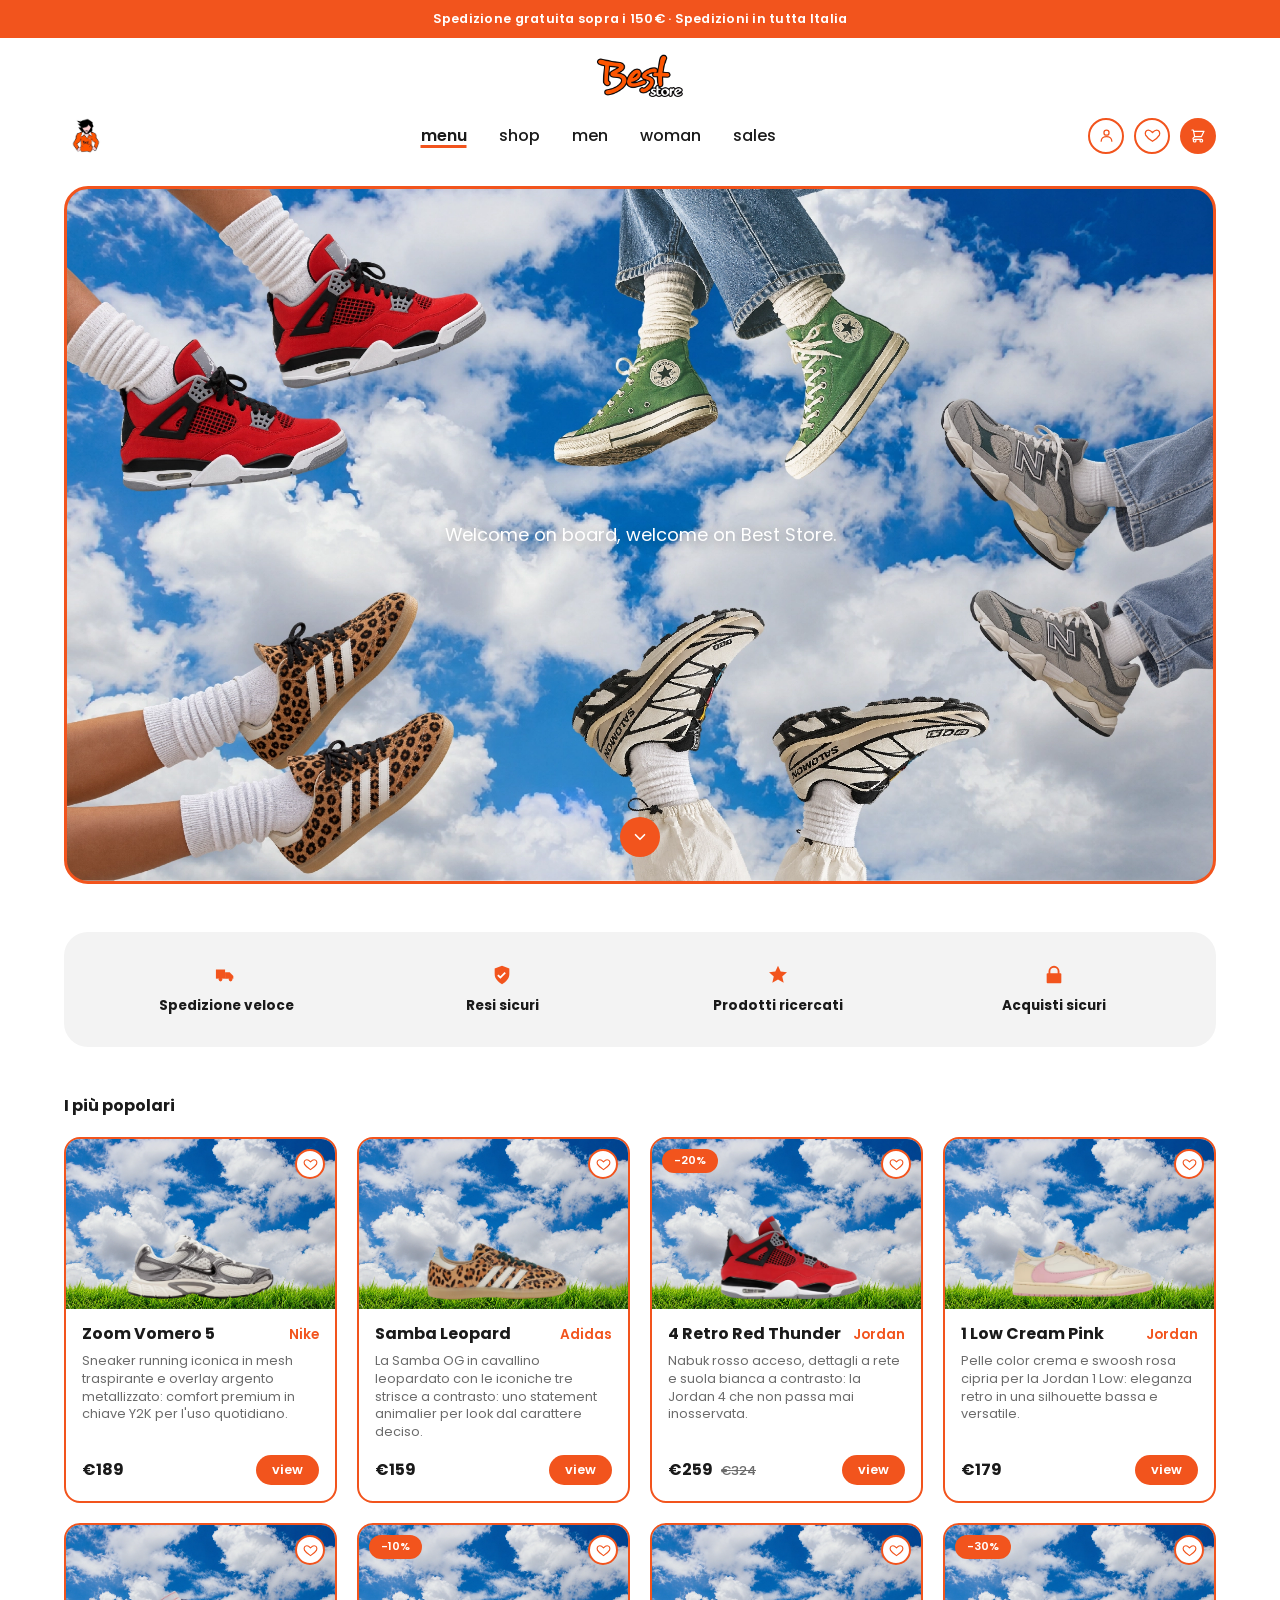
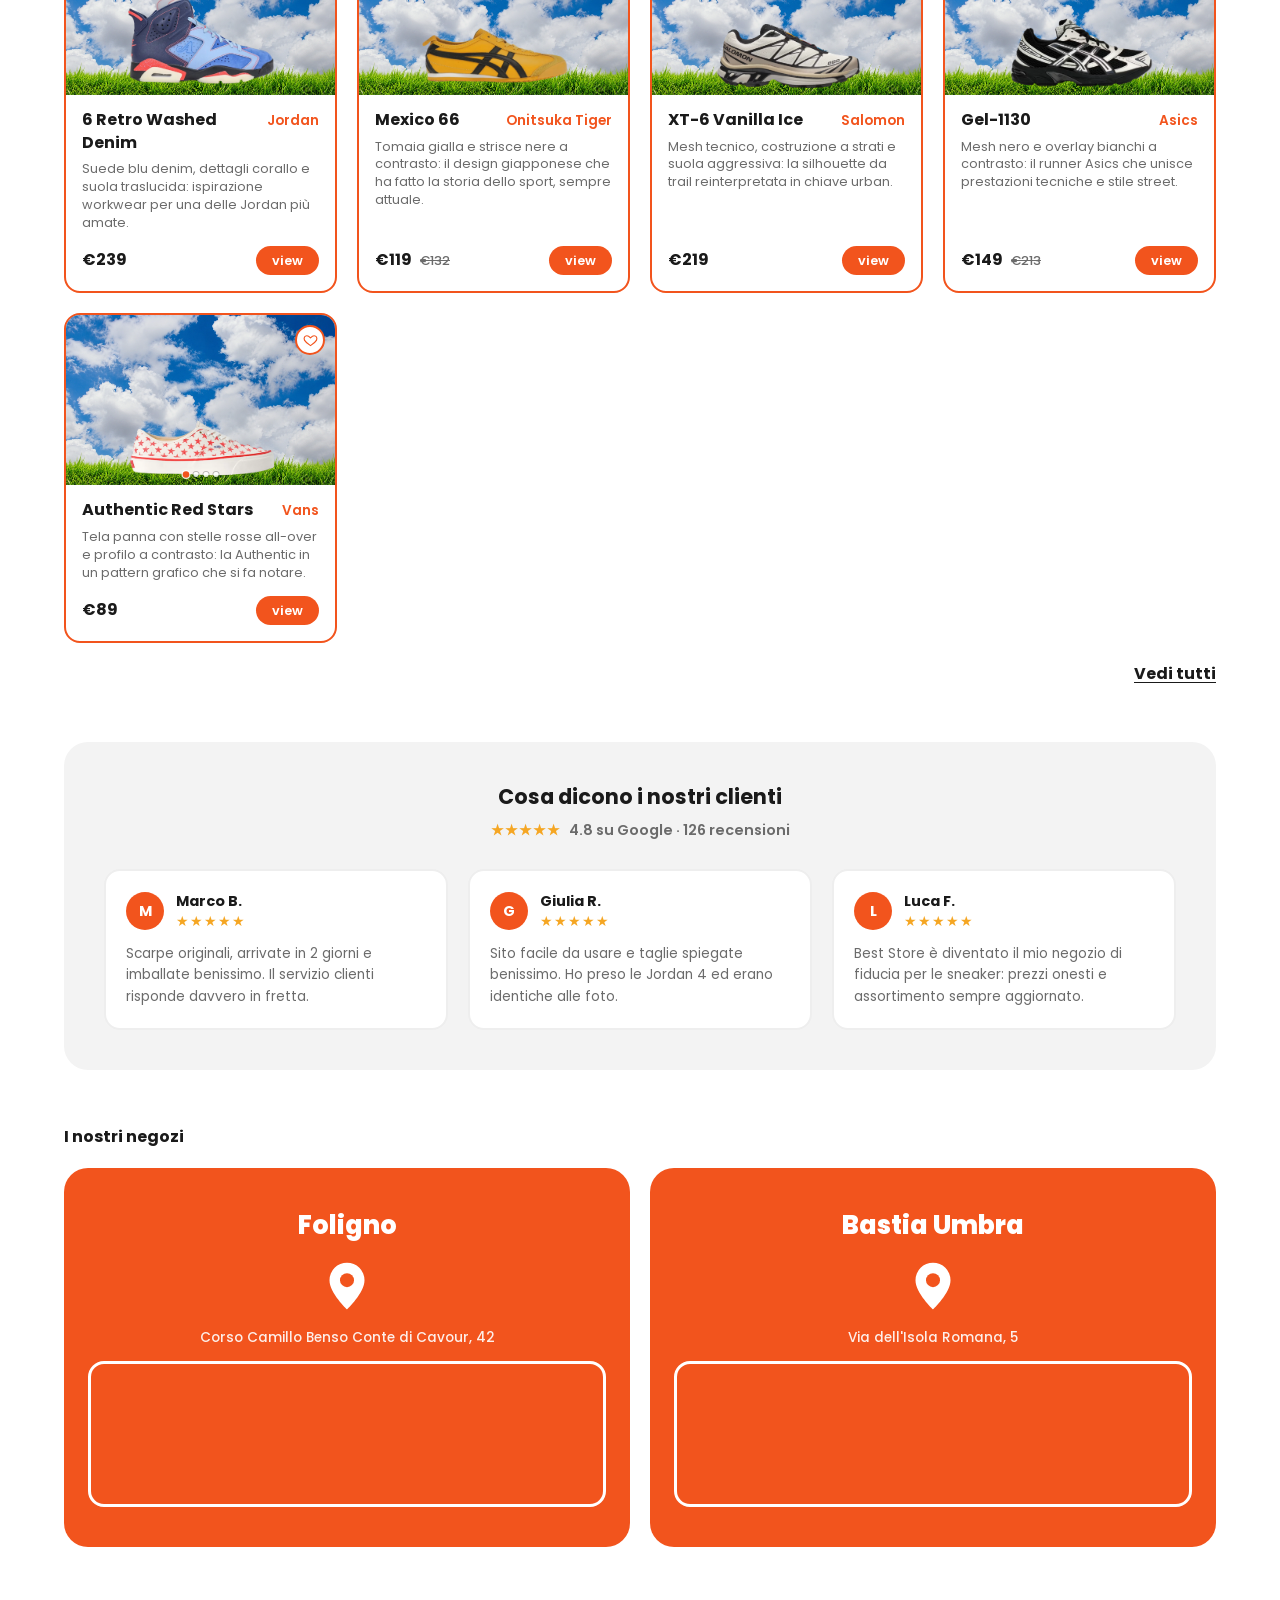
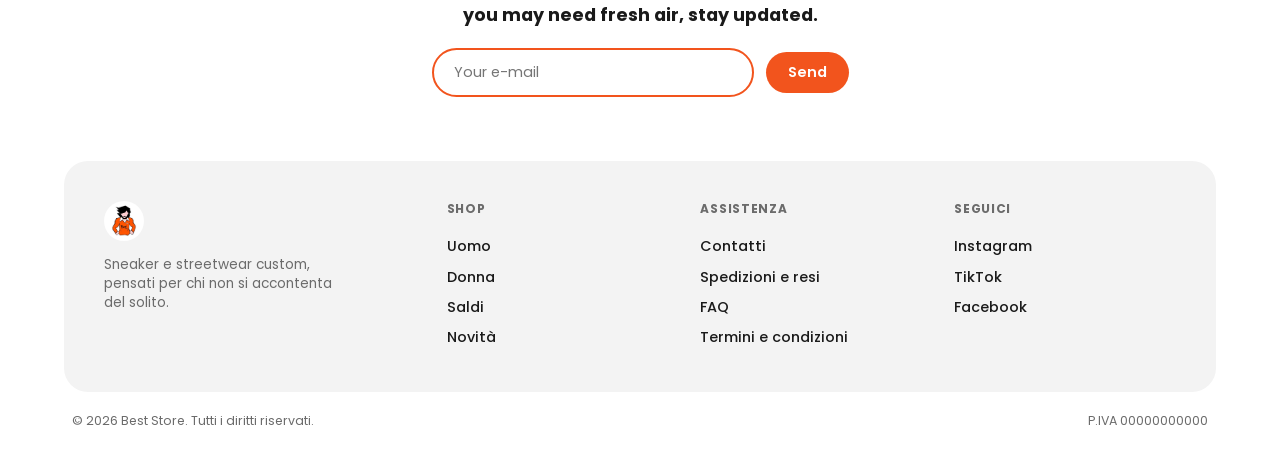
<file: index.html>
<!DOCTYPE html>
<html lang="it">
<head>
  <meta charset="UTF-8">
  <meta name="viewport" content="width=device-width, initial-scale=1.0">
  <title>Best Store</title>
  <link rel="preconnect" href="https://fonts.googleapis.com">
  <link rel="preconnect" href="https://fonts.gstatic.com" crossorigin>
  <link href="https://fonts.googleapis.com/css2?family=Poppins:wght@400;500;600;700;800&display=swap" rel="stylesheet">
  <link rel="stylesheet" href="css/style.css">
  <link rel="icon" type="image/jpeg" href="images/logo.jpeg">
</head>
<body>

  <div class="announcement-bar">Spedizione gratuita sopra i 150€ &middot; Spedizioni in tutta Italia</div>

  <header class="site-header">
    <div class="container header-logo-row">
      <a href="index.html">
        <img src="images/Best Store - logo orizzontale.webp" alt="Best Store" class="header-logo-horizontal">
      </a>
    </div>
    <div class="container header-inner">
      <a href="index.html" class="logo">
        <img src="images/logo.jpeg" alt="Best Store">
      </a>
      <nav class="main-nav">
        <a href="index.html" class="active">menu</a>

        <div class="nav-item">
          <a href="catalogo.html">shop</a>
          <div class="mega-panel shop-panel">
            <a href="catalogo.html?type=shoes" class="mega-banner tint-orange"><span>Shoes</span></a>
            <a href="catalogo.html?type=clothing" class="mega-banner tint-orange"><span>Clothing</span></a>
            <a href="catalogo.html?type=accessories" class="mega-banner tint-orange"><span>Accessories</span></a>
            <a href="catalogo.html" class="mega-banner tint-orange"><span>Tutti i prodotti</span></a>
          </div>
        </div>

        <div class="nav-item">
          <a href="catalogo.html?cat=men">men</a>
          <div class="mega-panel">
            <div class="mega-col">
              <h4>Shoes</h4>
              <a href="catalogo.html?cat=men&type=shoes">Tutte le sneaker</a>
              <a href="catalogo.html?cat=men&type=shoes&sub=novita">Novità</a>
              <a href="catalogo.html?cat=men&type=shoes&sub=saldi">Saldi</a>
            </div>
            <div class="mega-col">
              <h4>Clothing</h4>
              <a href="catalogo.html?cat=men&type=clothing&sub=tshirts">T-shirts</a>
              <a href="catalogo.html?cat=men&type=clothing&sub=pants">Pants</a>
              <a href="catalogo.html?cat=men&type=clothing&sub=felpe">Felpe</a>
              <a href="catalogo.html?cat=men&type=clothing&sub=giacche">Giacche</a>
            </div>
            <div class="mega-col">
              <h4>Accessories</h4>
              <a href="catalogo.html?cat=men&type=accessories&sub=cappelli">Cappelli</a>
              <a href="catalogo.html?cat=men&type=accessories&sub=calzini">Calzini</a>
              <a href="catalogo.html?cat=men&type=accessories&sub=borse">Borse</a>
            </div>
            <a href="catalogo.html?cat=men" class="mega-banner tint-blue">
              <span>Uomo</span>
            </a>
          </div>
        </div>

        <div class="nav-item">
          <a href="catalogo.html?cat=woman">woman</a>
          <div class="mega-panel">
            <div class="mega-col">
              <h4>Shoes</h4>
              <a href="catalogo.html?cat=woman&type=shoes">Tutte le sneaker</a>
              <a href="catalogo.html?cat=woman&type=shoes&sub=novita">Novità</a>
              <a href="catalogo.html?cat=woman&type=shoes&sub=saldi">Saldi</a>
            </div>
            <div class="mega-col">
              <h4>Clothing</h4>
              <a href="catalogo.html?cat=woman&type=clothing&sub=tshirts">T-shirts</a>
              <a href="catalogo.html?cat=woman&type=clothing&sub=pants">Pants</a>
              <a href="catalogo.html?cat=woman&type=clothing&sub=felpe">Felpe</a>
              <a href="catalogo.html?cat=woman&type=clothing&sub=giacche">Giacche</a>
            </div>
            <div class="mega-col">
              <h4>Accessories</h4>
              <a href="catalogo.html?cat=woman&type=accessories&sub=cappelli">Cappelli</a>
              <a href="catalogo.html?cat=woman&type=accessories&sub=calzini">Calzini</a>
              <a href="catalogo.html?cat=woman&type=accessories&sub=borse">Borse</a>
            </div>
            <a href="catalogo.html?cat=woman" class="mega-banner tint-pink">
              <span>Donna</span>
            </a>
          </div>
        </div>

        <a href="catalogo.html?cat=sales">sales</a>
      </nav>
      <div class="header-icons">
        <a href="login.html" class="account-btn" aria-label="Accedi">
          <svg viewBox="0 0 24 24" fill="none" xmlns="http://www.w3.org/2000/svg">
            <circle cx="12" cy="8" r="3.6" stroke="currentColor" stroke-width="1.8"/>
            <path d="M4.5 20c0-4 3.5-6.5 7.5-6.5s7.5 2.5 7.5 6.5" stroke="currentColor" stroke-width="1.8" stroke-linecap="round"/>
          </svg>
        </a>
        <a href="preferiti.html" class="wishlist-header-btn" aria-label="Preferiti">
          <svg viewBox="0 0 24 24" fill="none" xmlns="http://www.w3.org/2000/svg">
            <path d="M12 20.2s-7.2-4.4-9.7-8.8C1 8 2.6 4.3 6.2 4.3c2.1 0 3.7 1.2 5.8 3.4 2.1-2.2 3.7-3.4 5.8-3.4 3.6 0 5.2 3.7 3.9 7.1-2.5 4.4-9.7 8.8-9.7 8.8z" stroke="currentColor" stroke-width="1.8" stroke-linejoin="round"/>
          </svg>
          <span class="cart-count" id="wishlist-count" hidden>0</span>
        </a>
        <a href="carrello.html" class="cart-btn" aria-label="Carrello">
          <svg viewBox="0 0 24 24" fill="none" xmlns="http://www.w3.org/2000/svg">
            <path d="M3 3H5L5.4 5M7 13H17L21 5H5.4M7 13L5.4 5M7 13L4.7 15.3C4.1 15.9 4.5 17 5.4 17H17M17 17C15.9 17 15 17.9 15 19C15 20.1 15.9 21 17 21C18.1 21 19 20.1 19 19C19 17.9 18.1 17 17 17ZM9 19C9 20.1 8.1 21 7 21C5.9 21 5 20.1 5 19C5 17.9 5.9 17 7 17C8.1 17 9 17.9 9 19Z" stroke="currentColor" stroke-width="1.8" stroke-linecap="round" stroke-linejoin="round"/>
          </svg>
          <span class="cart-count" id="cart-count" hidden>0</span>
        </a>
      </div>
    </div>
  </header>

  <main>
    <section class="hero container">
      <div class="hero-inner">
        <h1>Welcome on board, welcome on Best Store.</h1>
        <a href="#below-hero" class="scroll-cue" aria-label="Scorri per vedere di più">
          <svg viewBox="0 0 24 24" fill="none"><path d="M6 9l6 6 6-6" stroke="#ffffff" stroke-width="2.2" stroke-linecap="round" stroke-linejoin="round"/></svg>
        </a>
      </div>
    </section>

    <section class="trust-strip container" id="below-hero">
      <div class="trust-strip-inner">
        <div class="trust-item">
          <svg viewBox="0 0 24 24" fill="currentColor"><path d="M1 6h10v10H1z"/><path d="M11 9h5l4 4v3h-9z"/><circle cx="6" cy="17" r="2"/><circle cx="17" cy="17" r="2"/></svg>
          <span>Spedizione veloce</span>
        </div>
        <div class="trust-item">
          <svg viewBox="0 0 24 24" fill="currentColor"><path d="M12 2l8 3v6c0 5-3.4 8.4-8 11-4.6-2.6-8-6-8-11V5l8-3z"/><path d="M10.2 13.4l-2-2-1.4 1.4 3.4 3.4 6-6-1.4-1.4z" fill="#fff"/></svg>
          <span>Resi sicuri</span>
        </div>
        <div class="trust-item">
          <svg viewBox="0 0 24 24" fill="currentColor"><path d="M12 2l2.9 6.3 6.9.7-5.2 4.6 1.6 6.8L12 16.9 5.8 20.4l1.6-6.8L2.2 9l6.9-.7z"/></svg>
          <span>Prodotti ricercati</span>
        </div>
        <div class="trust-item">
          <svg viewBox="0 0 24 24" fill="currentColor"><path d="M6 10V8a6 6 0 1112 0v2h1a1 1 0 011 1v9a1 1 0 01-1 1H5a1 1 0 01-1-1v-9a1 1 0 011-1zm2 0h8V8a4 4 0 10-8 0z"/></svg>
          <span>Acquisti sicuri</span>
        </div>
      </div>
    </section>

    <section class="products container">
      <div class="products-header">
        <h2 class="section-title">I più popolari</h2>
      </div>

      <div class="products-grid" id="popular-grid"></div>

      <div class="products-footer">
        <a href="catalogo.html" class="see-all">Vedi tutti</a>
      </div>
    </section>

    <section class="reviews container">
      <div class="reviews-inner">
        <div class="reviews-header">
          <h2>Cosa dicono i nostri clienti</h2>
          <span class="reviews-rating"><span class="stars">★★★★★</span> 4.8 su Google &middot; 126 recensioni</span>
        </div>
        <div class="reviews-grid">
          <div class="review-card">
            <div class="review-top">
              <span class="review-avatar">M</span>
              <div>
                <div class="review-name">Marco B.</div>
                <div class="review-stars">★★★★★</div>
              </div>
            </div>
            <p class="review-text">Scarpe originali, arrivate in 2 giorni e imballate benissimo. Il servizio clienti risponde davvero in fretta.</p>
          </div>
          <div class="review-card">
            <div class="review-top">
              <span class="review-avatar">G</span>
              <div>
                <div class="review-name">Giulia R.</div>
                <div class="review-stars">★★★★★</div>
              </div>
            </div>
            <p class="review-text">Sito facile da usare e taglie spiegate benissimo. Ho preso le Jordan 4 ed erano identiche alle foto.</p>
          </div>
          <div class="review-card">
            <div class="review-top">
              <span class="review-avatar">L</span>
              <div>
                <div class="review-name">Luca F.</div>
                <div class="review-stars">★★★★★</div>
              </div>
            </div>
            <p class="review-text">Best Store è diventato il mio negozio di fiducia per le sneaker: prezzi onesti e assortimento sempre aggiornato.</p>
          </div>
        </div>
      </div>
    </section>

    <section class="stores container">
      <div class="products-header">
        <h2 class="section-title">I nostri negozi</h2>
      </div>
      <div class="stores-grid">
        <div class="store-card">
          <span class="store-card-city">Foligno</span>
          <svg class="store-card-pin" viewBox="0 0 24 24" fill="none"><path d="M12 22s7.5-7.05 7.5-12.5A7.5 7.5 0 004.5 9.5C4.5 14.95 12 22 12 22z" fill="#fff"/><circle cx="12" cy="9.5" r="3" fill="var(--orange)"/></svg>
          <span class="store-card-street">Corso Camillo Benso Conte di Cavour, 42</span>
          <div class="store-card-map">
            <iframe src="https://maps.google.com/maps?q=42.9546315,12.7053821&z=15&output=embed" width="100%" height="140" style="border:0;" loading="lazy" referrerpolicy="no-referrer-when-downgrade" title="Mappa Best Store Foligno"></iframe>
          </div>
        </div>
        <div class="store-card">
          <span class="store-card-city">Bastia Umbra</span>
          <svg class="store-card-pin" viewBox="0 0 24 24" fill="none"><path d="M12 22s7.5-7.05 7.5-12.5A7.5 7.5 0 004.5 9.5C4.5 14.95 12 22 12 22z" fill="#fff"/><circle cx="12" cy="9.5" r="3" fill="var(--orange)"/></svg>
          <span class="store-card-street">Via dell'Isola Romana, 5</span>
          <div class="store-card-map">
            <iframe src="https://maps.google.com/maps?q=43.067735,12.5483738&z=15&output=embed" width="100%" height="140" style="border:0;" loading="lazy" referrerpolicy="no-referrer-when-downgrade" title="Mappa Best Store Bastia Umbra"></iframe>
          </div>
        </div>
      </div>
    </section>

    <section class="newsletter container">
      <h2>you may need fresh air, stay updated.</h2>
      <form class="newsletter-form">
        <input type="email" placeholder="Your e-mail" required>
        <button type="submit" class="btn btn-primary">Send</button>
      </form>
    </section>
  </main>

  <footer class="site-footer container">
    <div class="footer-top">
      <div class="footer-brand">
        <img src="images/logo.jpeg" alt="Best Store" class="footer-logo">
        <p>Sneaker e streetwear custom, pensati per chi non si accontenta del solito.</p>
      </div>
      <div class="footer-col">
        <h4>Shop</h4>
        <a href="catalogo.html?cat=men">Uomo</a>
        <a href="catalogo.html?cat=woman">Donna</a>
        <a href="catalogo.html?cat=sales">Saldi</a>
        <a href="catalogo.html">Novità</a>
      </div>
      <div class="footer-col">
        <h4>Assistenza</h4>
        <a href="contatti.html">Contatti</a>
        <a href="spedizioni.html">Spedizioni e resi</a>
        <a href="faq.html">FAQ</a>
        <a href="termini.html">Termini e condizioni</a>
      </div>
      <div class="footer-col">
        <h4>Seguici</h4>
        <a href="#">Instagram</a>
        <a href="#">TikTok</a>
        <a href="#">Facebook</a>
      </div>
    </div>
    <div class="footer-bottom">
      <p>&copy; 2026 Best Store. Tutti i diritti riservati.</p>
      <p>P.IVA 00000000000</p>
    </div>
  </footer>

  <script src="js/products-data.js"></script>
  <script src="js/main.js"></script>
</body>
</html>
</file>
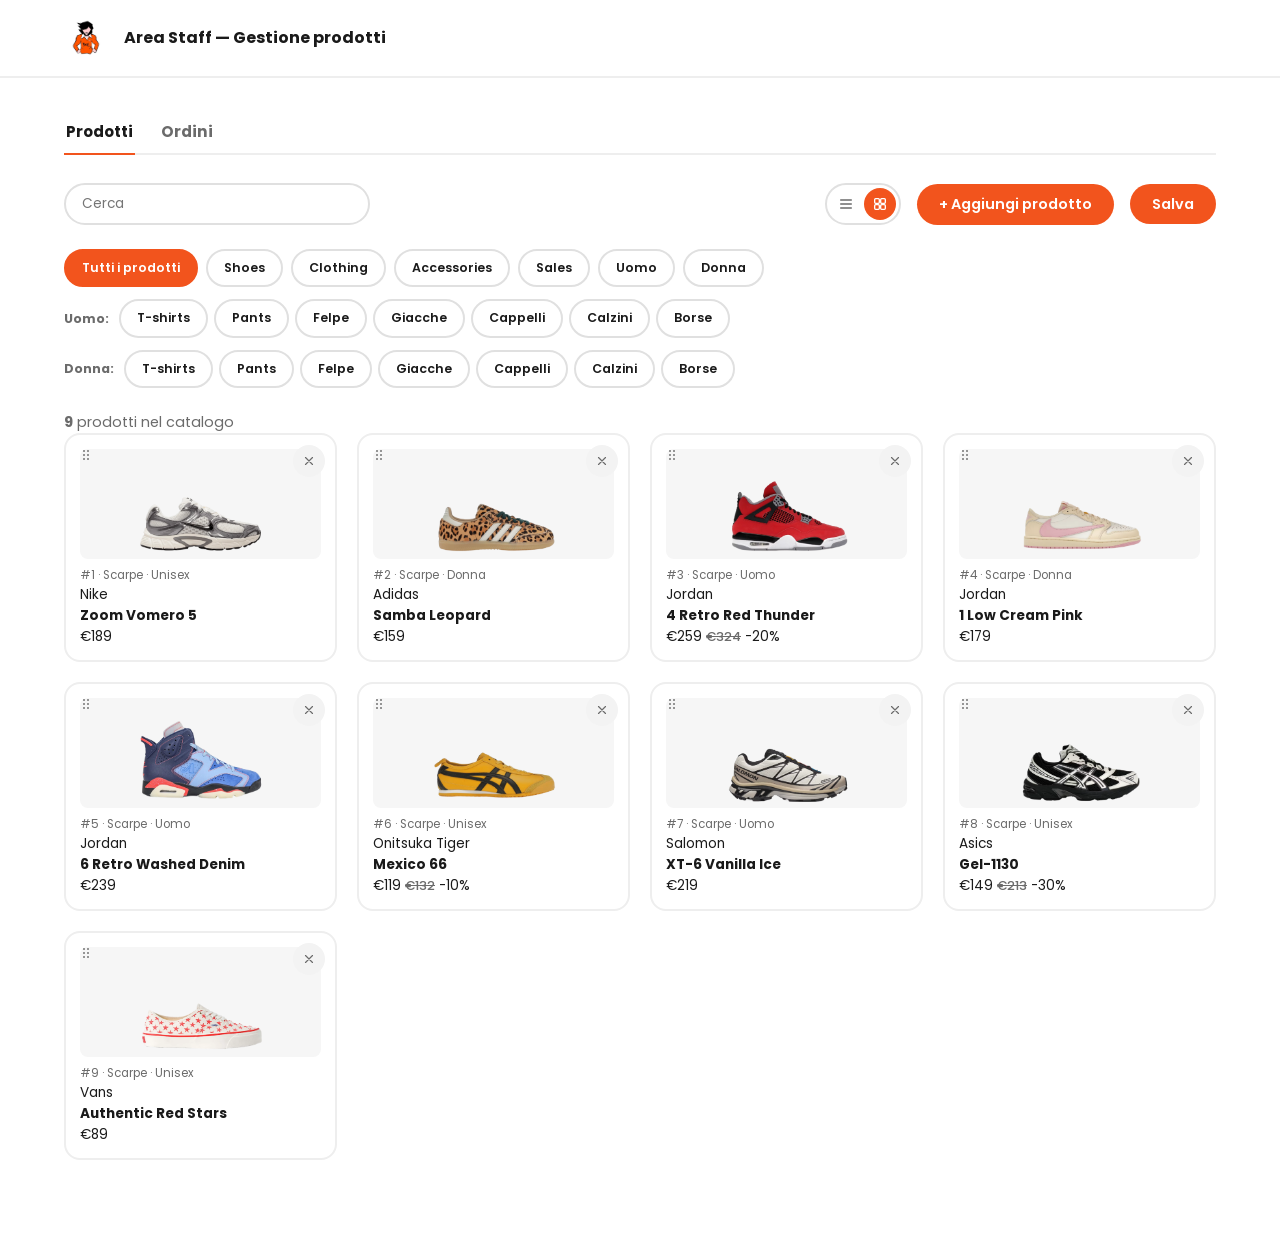
<file: admin/index.html>
<!DOCTYPE html>
<html lang="it">
<head>
  <meta charset="UTF-8">
  <meta name="viewport" content="width=device-width, initial-scale=1.0">
  <title>Area Staff — Best Store</title>
  <link rel="preconnect" href="https://fonts.googleapis.com">
  <link rel="preconnect" href="https://fonts.gstatic.com" crossorigin>
  <link href="https://fonts.googleapis.com/css2?family=Poppins:wght@400;500;600;700;800&display=swap" rel="stylesheet">
  <link rel="stylesheet" href="../css/style.css">
  <link rel="icon" type="image/jpeg" href="../images/logo.jpeg">
</head>
<body>

  <header class="admin-header">
    <div class="container admin-header-inner">
      <a href="../index.html" class="logo">
        <img src="../images/logo.jpeg" alt="Best Store">
      </a>
      <span class="admin-title">Area Staff — Gestione prodotti</span>
    </div>
  </header>

  <main class="admin-main container">
    <div class="admin-tabs">
      <button type="button" class="admin-tab active" data-tab="products">Prodotti</button>
      <button type="button" class="admin-tab" data-tab="orders">Ordini</button>
    </div>

    <div id="tab-products">
      <div class="admin-toolbar">
        <input type="search" id="product-search" class="admin-search" placeholder="Cerca">
        <div class="admin-toolbar-actions">
          <div class="view-toggle">
            <button type="button" class="view-btn" data-view="table" aria-label="Vista elenco">
              <svg viewBox="0 0 24 24" fill="none"><path d="M4 6h16M4 12h16M4 18h16" stroke="currentColor" stroke-width="2" stroke-linecap="round"/></svg>
            </button>
            <button type="button" class="view-btn active" data-view="grid" aria-label="Vista blocchi">
              <svg viewBox="0 0 24 24" fill="none"><rect x="4" y="4" width="7" height="7" rx="1.5" stroke="currentColor" stroke-width="2"/><rect x="13" y="4" width="7" height="7" rx="1.5" stroke="currentColor" stroke-width="2"/><rect x="4" y="13" width="7" height="7" rx="1.5" stroke="currentColor" stroke-width="2"/><rect x="13" y="13" width="7" height="7" rx="1.5" stroke="currentColor" stroke-width="2"/></svg>
            </button>
          </div>
          <button type="button" class="btn btn-primary" id="add-product-btn">+ Aggiungi prodotto</button>
          <a href="../index.html" target="_blank" class="btn btn-primary" id="admin-save-btn">Salva</a>
        </div>
      </div>

      <div class="admin-toolbar-filters">
        <div class="disposizione-tabs" id="filter-chips-row">
          <button type="button" class="chip-tab active" data-filter="all">Tutti i prodotti</button>
          <button type="button" class="chip-tab" data-filter="cat:shoes">Shoes</button>
          <button type="button" class="chip-tab" data-filter="cat:clothing">Clothing</button>
          <button type="button" class="chip-tab" data-filter="cat:accessories">Accessories</button>
          <button type="button" class="chip-tab" data-filter="sale">Sales</button>
          <button type="button" class="chip-tab" data-filter="gender:men">Uomo</button>
          <button type="button" class="chip-tab" data-filter="gender:woman">Donna</button>
        </div>

        <div class="disposizione-subrow">
          <span class="disposizione-subrow-label">Uomo:</span>
          <div class="disposizione-tabs disposizione-tabs-sm">
            <button type="button" class="chip-tab chip-tab-sm" data-filter="gender:men+sub:tshirts">T-shirts</button>
            <button type="button" class="chip-tab chip-tab-sm" data-filter="gender:men+sub:pants">Pants</button>
            <button type="button" class="chip-tab chip-tab-sm" data-filter="gender:men+sub:felpe">Felpe</button>
            <button type="button" class="chip-tab chip-tab-sm" data-filter="gender:men+sub:giacche">Giacche</button>
            <button type="button" class="chip-tab chip-tab-sm" data-filter="gender:men+sub:cappelli">Cappelli</button>
            <button type="button" class="chip-tab chip-tab-sm" data-filter="gender:men+sub:calzini">Calzini</button>
            <button type="button" class="chip-tab chip-tab-sm" data-filter="gender:men+sub:borse">Borse</button>
          </div>
        </div>

        <div class="disposizione-subrow">
          <span class="disposizione-subrow-label">Donna:</span>
          <div class="disposizione-tabs disposizione-tabs-sm">
            <button type="button" class="chip-tab chip-tab-sm" data-filter="gender:woman+sub:tshirts">T-shirts</button>
            <button type="button" class="chip-tab chip-tab-sm" data-filter="gender:woman+sub:pants">Pants</button>
            <button type="button" class="chip-tab chip-tab-sm" data-filter="gender:woman+sub:felpe">Felpe</button>
            <button type="button" class="chip-tab chip-tab-sm" data-filter="gender:woman+sub:giacche">Giacche</button>
            <button type="button" class="chip-tab chip-tab-sm" data-filter="gender:woman+sub:cappelli">Cappelli</button>
            <button type="button" class="chip-tab chip-tab-sm" data-filter="gender:woman+sub:calzini">Calzini</button>
            <button type="button" class="chip-tab chip-tab-sm" data-filter="gender:woman+sub:borse">Borse</button>
          </div>
        </div>
      </div>

      <p class="admin-count"><strong id="product-count">0</strong> prodotti nel catalogo</p>

      <div class="admin-table-wrap" id="view-table" hidden>
        <table class="admin-table">
          <thead>
            <tr>
              <th></th>
              <th>#</th>
              <th></th>
              <th>Modello</th>
              <th>Brand</th>
              <th>Categoria</th>
              <th>Unità</th>
              <th>Prezzo</th>
              <th>Sconto</th>
              <th></th>
            </tr>
          </thead>
          <tbody id="admin-table-body"></tbody>
        </table>
      </div>

      <div class="order-list grid-view" id="order-list"></div>

      <div id="admin-empty" class="cart-empty" hidden>
        <p>Nessun prodotto trovato.</p>
      </div>
    </div>

    <div id="tab-orders" hidden>
      <div class="admin-toolbar">
        <input type="search" id="orders-search" class="admin-search" placeholder="Cerca">
      </div>

      <p class="admin-count"><strong id="orders-count">0</strong> ordini ricevuti</p>

      <div class="admin-table-wrap">
        <table class="admin-table">
          <thead>
            <tr>
              <th>Ordine</th>
              <th>Data</th>
              <th>Prodotti</th>
              <th>Totale</th>
              <th>Stato</th>
            </tr>
          </thead>
          <tbody id="orders-table-body"></tbody>
        </table>
      </div>

      <div id="orders-empty" class="cart-empty" hidden>
        <p>Nessun ordine ricevuto per ora.</p>
      </div>
    </div>
  </main>

  <div class="admin-modal-backdrop" id="admin-modal-backdrop" hidden>
    <div class="admin-modal">
      <div class="admin-modal-header">
        <h2 id="admin-modal-title">Aggiungi prodotto</h2>
        <button type="button" class="admin-modal-close" id="admin-modal-close" aria-label="Chiudi">
          <svg viewBox="0 0 24 24" fill="none"><path d="M6 6l12 12M18 6L6 18" stroke="currentColor" stroke-width="2" stroke-linecap="round"/></svg>
        </button>
      </div>

      <form id="product-form" class="admin-form">
        <input type="hidden" id="product-id">

        <div class="admin-form-images">
          <div class="admin-image-gallery" id="admin-image-gallery"></div>
          <label class="btn btn-small admin-upload-btn">
            + Aggiungi foto
            <input type="file" id="product-image-input" accept="image/*" multiple hidden>
          </label>
        </div>

        <label>Brand
          <select id="product-brand-select" required></select>
        </label>

        <label id="product-brand-custom-row" hidden>Nuovo brand
          <input type="text" id="product-brand-custom" placeholder="Scrivi il nome del brand">
        </label>

        <label>Modello
          <input type="text" id="product-model" required placeholder="Es. Zoom Vomero 5">
        </label>

        <div class="admin-form-row">
          <label>Categoria
            <select id="product-category" required>
              <option value="shoes">Scarpe</option>
              <option value="clothing">Abbigliamento</option>
              <option value="accessories">Accessori</option>
            </select>
          </label>
          <label>Genere
            <select id="product-gender" required>
              <option value="unisex">Unisex</option>
              <option value="men">Uomo</option>
              <option value="woman">Donna</option>
            </select>
          </label>
        </div>

        <label id="subcategory-row" hidden>Sottocategoria
          <select id="product-subcategory"></select>
        </label>

        <div class="admin-form-row">
          <label>Tipologia
            <select id="product-type">
              <option value="">Nessuna</option>
              <option value="running">Running</option>
              <option value="lifestyle">Lifestyle</option>
              <option value="basket">Basket</option>
              <option value="trail">Trail</option>
            </select>
          </label>
          <div class="admin-color-field">
            <span class="admin-color-label">Colore</span>
            <div class="color-panel admin-color-panel">
              <label class="color-swatch beige" title="Beige"><input type="radio" name="product-color" value="beige"></label>
              <label class="color-swatch red-pink" title="Rosso / Rosa"><input type="radio" name="product-color" value="red-pink"></label>
              <label class="color-swatch green" title="Verde"><input type="radio" name="product-color" value="green"></label>
              <label class="color-swatch black-grey" title="Nero / Grigio"><input type="radio" name="product-color" value="black-grey"></label>
              <label class="color-swatch white-grey" title="Bianco / Grigio"><input type="radio" name="product-color" value="white-grey"></label>
            </div>
          </div>
        </div>

        <div class="admin-form-row">
          <label>Prezzo (€)
            <input type="number" id="product-price" required min="0" step="1" placeholder="189">
          </label>
          <label>Prezzo pieno (opzionale)
            <input type="number" id="product-oldprice" min="0" step="1" placeholder="es. 229 se in sconto">
          </label>
        </div>

        <div id="sizes-row" hidden>
          <span class="admin-color-label">Magazzino per taglia (paia disponibili)</span>
          <div class="sizes-stock-grid" id="sizes-stock-grid"></div>
        </div>

        <label>Descrizione
          <textarea id="product-desc" rows="3" placeholder="Breve descrizione del prodotto"></textarea>
        </label>

        <div class="admin-form-actions">
          <button type="button" class="link-btn" id="admin-cancel-btn">Annulla</button>
          <button type="submit" class="btn btn-primary btn-large">Salva prodotto</button>
        </div>
      </form>
    </div>
  </div>

  <script src="../js/products-data.js"></script>
  <script src="../js/admin.js"></script>
</body>
</html>
</file>
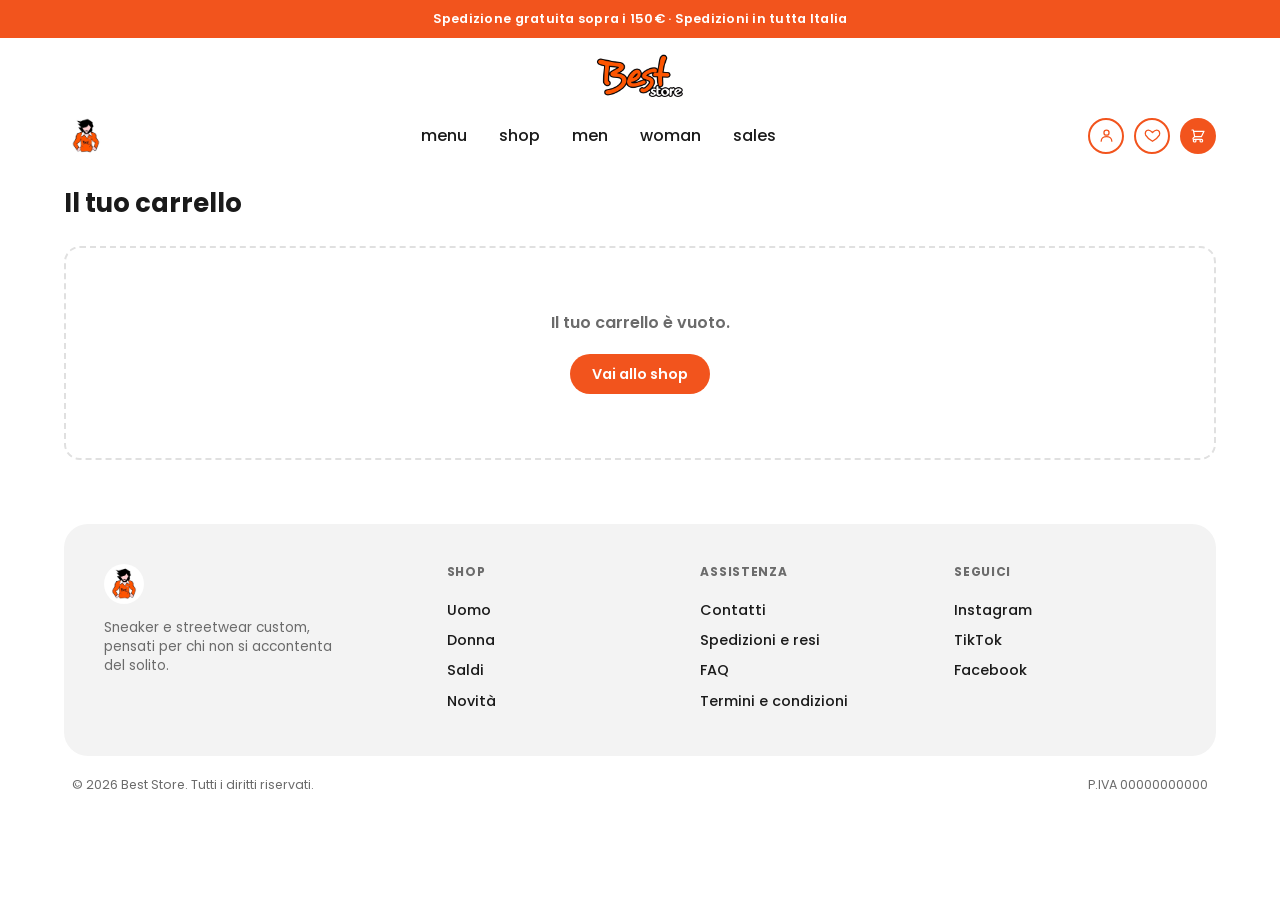
<file: carrello.html>
<!DOCTYPE html>
<html lang="it">
<head>
  <meta charset="UTF-8">
  <meta name="viewport" content="width=device-width, initial-scale=1.0">
  <title>Carrello — Best Store</title>
  <link rel="preconnect" href="https://fonts.googleapis.com">
  <link rel="preconnect" href="https://fonts.gstatic.com" crossorigin>
  <link href="https://fonts.googleapis.com/css2?family=Poppins:wght@400;500;600;700;800&display=swap" rel="stylesheet">
  <link rel="stylesheet" href="css/style.css">
  <link rel="icon" type="image/jpeg" href="images/logo.jpeg">
</head>
<body>

  <div class="announcement-bar">Spedizione gratuita sopra i 150€ &middot; Spedizioni in tutta Italia</div>

  <header class="site-header">
    <div class="container header-logo-row">
      <a href="index.html">
        <img src="images/Best Store - logo orizzontale.webp" alt="Best Store" class="header-logo-horizontal">
      </a>
    </div>
    <div class="container header-inner">
      <a href="index.html" class="logo">
        <img src="images/logo.jpeg" alt="Best Store">
      </a>
      <nav class="main-nav">
        <a href="index.html">menu</a>

        <div class="nav-item">
          <a href="catalogo.html">shop</a>
          <div class="mega-panel shop-panel">
            <a href="catalogo.html?type=shoes" class="mega-banner tint-orange"><span>Shoes</span></a>
            <a href="catalogo.html?type=clothing" class="mega-banner tint-orange"><span>Clothing</span></a>
            <a href="catalogo.html?type=accessories" class="mega-banner tint-orange"><span>Accessories</span></a>
            <a href="catalogo.html" class="mega-banner tint-orange"><span>Tutti i prodotti</span></a>
          </div>
        </div>

        <div class="nav-item">
          <a href="catalogo.html?cat=men">men</a>
          <div class="mega-panel">
            <div class="mega-col">
              <h4>Shoes</h4>
              <a href="catalogo.html?cat=men&type=shoes">Tutte le sneaker</a>
              <a href="catalogo.html?cat=men&type=shoes&sub=novita">Novità</a>
              <a href="catalogo.html?cat=men&type=shoes&sub=saldi">Saldi</a>
            </div>
            <div class="mega-col">
              <h4>Clothing</h4>
              <a href="catalogo.html?cat=men&type=clothing&sub=tshirts">T-shirts</a>
              <a href="catalogo.html?cat=men&type=clothing&sub=pants">Pants</a>
              <a href="catalogo.html?cat=men&type=clothing&sub=felpe">Felpe</a>
              <a href="catalogo.html?cat=men&type=clothing&sub=giacche">Giacche</a>
            </div>
            <div class="mega-col">
              <h4>Accessories</h4>
              <a href="catalogo.html?cat=men&type=accessories&sub=cappelli">Cappelli</a>
              <a href="catalogo.html?cat=men&type=accessories&sub=calzini">Calzini</a>
              <a href="catalogo.html?cat=men&type=accessories&sub=borse">Borse</a>
            </div>
            <a href="catalogo.html?cat=men" class="mega-banner tint-blue">
              <span>Uomo</span>
            </a>
          </div>
        </div>

        <div class="nav-item">
          <a href="catalogo.html?cat=woman">woman</a>
          <div class="mega-panel">
            <div class="mega-col">
              <h4>Shoes</h4>
              <a href="catalogo.html?cat=woman&type=shoes">Tutte le sneaker</a>
              <a href="catalogo.html?cat=woman&type=shoes&sub=novita">Novità</a>
              <a href="catalogo.html?cat=woman&type=shoes&sub=saldi">Saldi</a>
            </div>
            <div class="mega-col">
              <h4>Clothing</h4>
              <a href="catalogo.html?cat=woman&type=clothing&sub=tshirts">T-shirts</a>
              <a href="catalogo.html?cat=woman&type=clothing&sub=pants">Pants</a>
              <a href="catalogo.html?cat=woman&type=clothing&sub=felpe">Felpe</a>
              <a href="catalogo.html?cat=woman&type=clothing&sub=giacche">Giacche</a>
            </div>
            <div class="mega-col">
              <h4>Accessories</h4>
              <a href="catalogo.html?cat=woman&type=accessories&sub=cappelli">Cappelli</a>
              <a href="catalogo.html?cat=woman&type=accessories&sub=calzini">Calzini</a>
              <a href="catalogo.html?cat=woman&type=accessories&sub=borse">Borse</a>
            </div>
            <a href="catalogo.html?cat=woman" class="mega-banner tint-pink">
              <span>Donna</span>
            </a>
          </div>
        </div>

        <a href="catalogo.html?cat=sales">sales</a>
      </nav>
      <div class="header-icons">
        <a href="login.html" class="account-btn" aria-label="Accedi">
          <svg viewBox="0 0 24 24" fill="none" xmlns="http://www.w3.org/2000/svg">
            <circle cx="12" cy="8" r="3.6" stroke="currentColor" stroke-width="1.8"/>
            <path d="M4.5 20c0-4 3.5-6.5 7.5-6.5s7.5 2.5 7.5 6.5" stroke="currentColor" stroke-width="1.8" stroke-linecap="round"/>
          </svg>
        </a>
        <a href="preferiti.html" class="wishlist-header-btn" aria-label="Preferiti">
          <svg viewBox="0 0 24 24" fill="none" xmlns="http://www.w3.org/2000/svg">
            <path d="M12 20.2s-7.2-4.4-9.7-8.8C1 8 2.6 4.3 6.2 4.3c2.1 0 3.7 1.2 5.8 3.4 2.1-2.2 3.7-3.4 5.8-3.4 3.6 0 5.2 3.7 3.9 7.1-2.5 4.4-9.7 8.8-9.7 8.8z" stroke="currentColor" stroke-width="1.8" stroke-linejoin="round"/>
          </svg>
          <span class="cart-count" id="wishlist-count" hidden>0</span>
        </a>
        <a href="carrello.html" class="cart-btn" aria-label="Carrello">
          <svg viewBox="0 0 24 24" fill="none" xmlns="http://www.w3.org/2000/svg">
            <path d="M3 3H5L5.4 5M7 13H17L21 5H5.4M7 13L5.4 5M7 13L4.7 15.3C4.1 15.9 4.5 17 5.4 17H17M17 17C15.9 17 15 17.9 15 19C15 20.1 15.9 21 17 21C18.1 21 19 20.1 19 19C19 17.9 18.1 17 17 17ZM9 19C9 20.1 8.1 21 7 21C5.9 21 5 20.1 5 19C5 17.9 5.9 17 7 17C8.1 17 9 17.9 9 19Z" stroke="currentColor" stroke-width="1.8" stroke-linecap="round" stroke-linejoin="round"/>
          </svg>
          <span class="cart-count" id="cart-count" hidden>0</span>
        </a>
      </div>
    </div>
  </header>

  <main>
    <section class="cart-page container">
      <h1 class="catalog-title">Il tuo carrello</h1>
      <div id="cart-content"></div>
    </section>
  </main>

  <footer class="site-footer container">
    <div class="footer-top">
      <div class="footer-brand">
        <img src="images/logo.jpeg" alt="Best Store" class="footer-logo">
        <p>Sneaker e streetwear custom, pensati per chi non si accontenta del solito.</p>
      </div>
      <div class="footer-col">
        <h4>Shop</h4>
        <a href="catalogo.html?cat=men">Uomo</a>
        <a href="catalogo.html?cat=woman">Donna</a>
        <a href="catalogo.html?cat=sales">Saldi</a>
        <a href="catalogo.html">Novità</a>
      </div>
      <div class="footer-col">
        <h4>Assistenza</h4>
        <a href="contatti.html">Contatti</a>
        <a href="spedizioni.html">Spedizioni e resi</a>
        <a href="faq.html">FAQ</a>
        <a href="termini.html">Termini e condizioni</a>
      </div>
      <div class="footer-col">
        <h4>Seguici</h4>
        <a href="#">Instagram</a>
        <a href="#">TikTok</a>
        <a href="#">Facebook</a>
      </div>
    </div>
    <div class="footer-bottom">
      <p>&copy; 2026 Best Store. Tutti i diritti riservati.</p>
      <p>P.IVA 00000000000</p>
    </div>
  </footer>

  <script src="js/products-data.js"></script>
  <script src="js/main.js"></script>
</body>
</html>
</file>
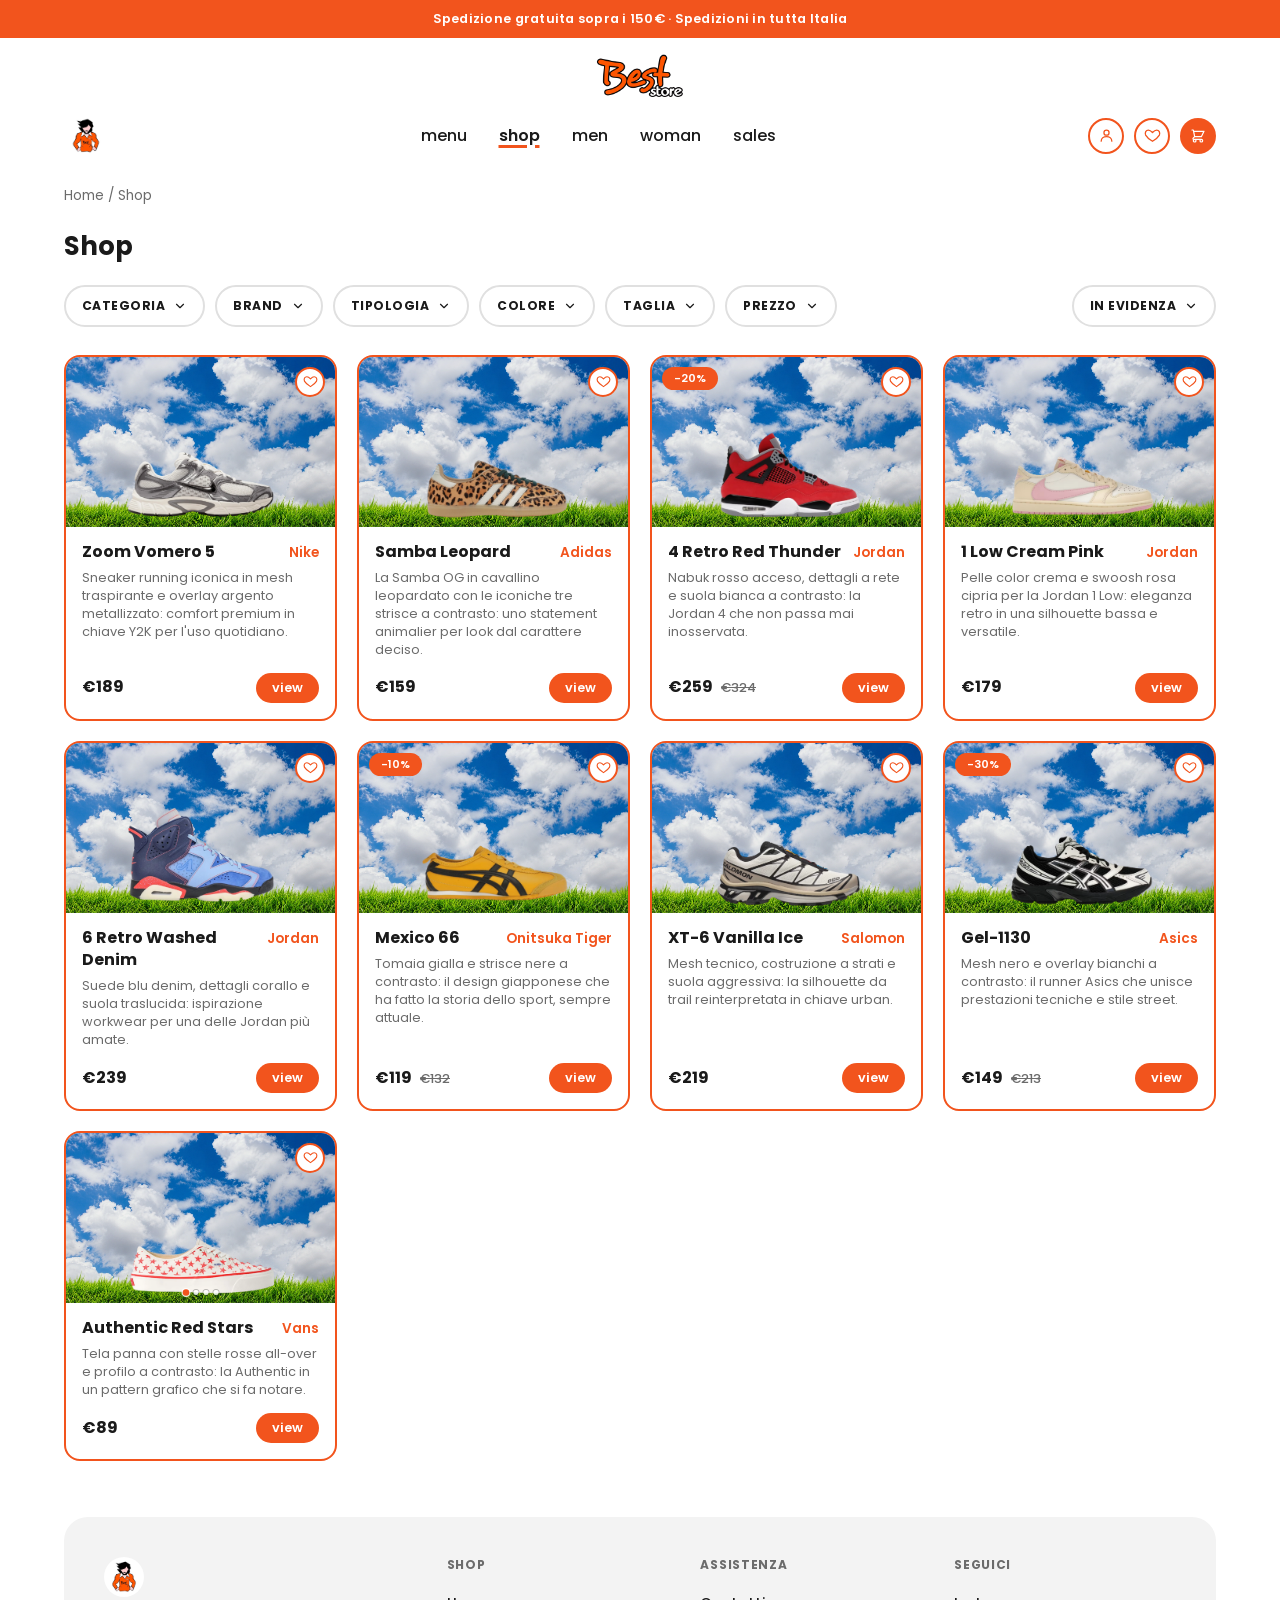
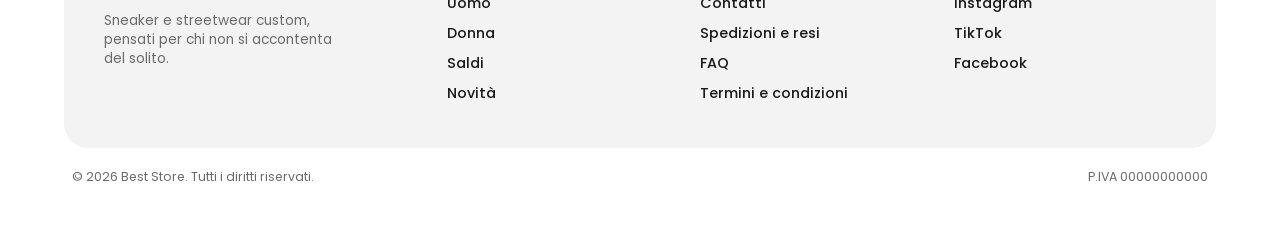
<file: catalogo.html>
<!DOCTYPE html>
<html lang="it">
<head>
  <meta charset="UTF-8">
  <meta name="viewport" content="width=device-width, initial-scale=1.0">
  <title>Shop — Best Store</title>
  <link rel="preconnect" href="https://fonts.googleapis.com">
  <link rel="preconnect" href="https://fonts.gstatic.com" crossorigin>
  <link href="https://fonts.googleapis.com/css2?family=Poppins:wght@400;500;600;700;800&display=swap" rel="stylesheet">
  <link rel="stylesheet" href="css/style.css">
  <link rel="icon" type="image/jpeg" href="images/logo.jpeg">
</head>
<body>

  <div class="announcement-bar">Spedizione gratuita sopra i 150€ &middot; Spedizioni in tutta Italia</div>

  <header class="site-header">
    <div class="container header-logo-row">
      <a href="index.html">
        <img src="images/Best Store - logo orizzontale.webp" alt="Best Store" class="header-logo-horizontal">
      </a>
    </div>
    <div class="container header-inner">
      <a href="index.html" class="logo">
        <img src="images/logo.jpeg" alt="Best Store">
      </a>
      <nav class="main-nav">
        <a href="index.html">menu</a>

        <div class="nav-item">
          <a href="catalogo.html" class="active">shop</a>
          <div class="mega-panel shop-panel">
            <a href="catalogo.html?type=shoes" class="mega-banner tint-orange"><span>Shoes</span></a>
            <a href="catalogo.html?type=clothing" class="mega-banner tint-orange"><span>Clothing</span></a>
            <a href="catalogo.html?type=accessories" class="mega-banner tint-orange"><span>Accessories</span></a>
            <a href="catalogo.html" class="mega-banner tint-orange"><span>Tutti i prodotti</span></a>
          </div>
        </div>

        <div class="nav-item">
          <a href="catalogo.html?cat=men">men</a>
          <div class="mega-panel">
            <div class="mega-col">
              <h4>Shoes</h4>
              <a href="catalogo.html?cat=men&type=shoes">Tutte le sneaker</a>
              <a href="catalogo.html?cat=men&type=shoes&sub=novita">Novità</a>
              <a href="catalogo.html?cat=men&type=shoes&sub=saldi">Saldi</a>
            </div>
            <div class="mega-col">
              <h4>Clothing</h4>
              <a href="catalogo.html?cat=men&type=clothing&sub=tshirts">T-shirts</a>
              <a href="catalogo.html?cat=men&type=clothing&sub=pants">Pants</a>
              <a href="catalogo.html?cat=men&type=clothing&sub=felpe">Felpe</a>
              <a href="catalogo.html?cat=men&type=clothing&sub=giacche">Giacche</a>
            </div>
            <div class="mega-col">
              <h4>Accessories</h4>
              <a href="catalogo.html?cat=men&type=accessories&sub=cappelli">Cappelli</a>
              <a href="catalogo.html?cat=men&type=accessories&sub=calzini">Calzini</a>
              <a href="catalogo.html?cat=men&type=accessories&sub=borse">Borse</a>
            </div>
            <a href="catalogo.html?cat=men" class="mega-banner tint-blue">
              <span>Uomo</span>
            </a>
          </div>
        </div>

        <div class="nav-item">
          <a href="catalogo.html?cat=woman">woman</a>
          <div class="mega-panel">
            <div class="mega-col">
              <h4>Shoes</h4>
              <a href="catalogo.html?cat=woman&type=shoes">Tutte le sneaker</a>
              <a href="catalogo.html?cat=woman&type=shoes&sub=novita">Novità</a>
              <a href="catalogo.html?cat=woman&type=shoes&sub=saldi">Saldi</a>
            </div>
            <div class="mega-col">
              <h4>Clothing</h4>
              <a href="catalogo.html?cat=woman&type=clothing&sub=tshirts">T-shirts</a>
              <a href="catalogo.html?cat=woman&type=clothing&sub=pants">Pants</a>
              <a href="catalogo.html?cat=woman&type=clothing&sub=felpe">Felpe</a>
              <a href="catalogo.html?cat=woman&type=clothing&sub=giacche">Giacche</a>
            </div>
            <div class="mega-col">
              <h4>Accessories</h4>
              <a href="catalogo.html?cat=woman&type=accessories&sub=cappelli">Cappelli</a>
              <a href="catalogo.html?cat=woman&type=accessories&sub=calzini">Calzini</a>
              <a href="catalogo.html?cat=woman&type=accessories&sub=borse">Borse</a>
            </div>
            <a href="catalogo.html?cat=woman" class="mega-banner tint-pink">
              <span>Donna</span>
            </a>
          </div>
        </div>

        <a href="catalogo.html?cat=sales">sales</a>
      </nav>
      <div class="header-icons">
        <a href="login.html" class="account-btn" aria-label="Accedi">
          <svg viewBox="0 0 24 24" fill="none" xmlns="http://www.w3.org/2000/svg">
            <circle cx="12" cy="8" r="3.6" stroke="currentColor" stroke-width="1.8"/>
            <path d="M4.5 20c0-4 3.5-6.5 7.5-6.5s7.5 2.5 7.5 6.5" stroke="currentColor" stroke-width="1.8" stroke-linecap="round"/>
          </svg>
        </a>
        <a href="preferiti.html" class="wishlist-header-btn" aria-label="Preferiti">
          <svg viewBox="0 0 24 24" fill="none" xmlns="http://www.w3.org/2000/svg">
            <path d="M12 20.2s-7.2-4.4-9.7-8.8C1 8 2.6 4.3 6.2 4.3c2.1 0 3.7 1.2 5.8 3.4 2.1-2.2 3.7-3.4 5.8-3.4 3.6 0 5.2 3.7 3.9 7.1-2.5 4.4-9.7 8.8-9.7 8.8z" stroke="currentColor" stroke-width="1.8" stroke-linejoin="round"/>
          </svg>
          <span class="cart-count" id="wishlist-count" hidden>0</span>
        </a>
        <a href="carrello.html" class="cart-btn" aria-label="Carrello">
          <svg viewBox="0 0 24 24" fill="none" xmlns="http://www.w3.org/2000/svg">
            <path d="M3 3H5L5.4 5M7 13H17L21 5H5.4M7 13L5.4 5M7 13L4.7 15.3C4.1 15.9 4.5 17 5.4 17H17M17 17C15.9 17 15 17.9 15 19C15 20.1 15.9 21 17 21C18.1 21 19 20.1 19 19C19 17.9 18.1 17 17 17ZM9 19C9 20.1 8.1 21 7 21C5.9 21 5 20.1 5 19C5 17.9 5.9 17 7 17C8.1 17 9 17.9 9 19Z" stroke="currentColor" stroke-width="1.8" stroke-linecap="round" stroke-linejoin="round"/>
          </svg>
          <span class="cart-count" id="cart-count" hidden>0</span>
        </a>
      </div>
    </div>
  </header>

  <main>
    <section class="breadcrumb container">
      <a href="index.html">Home</a> / <a href="catalogo.html">Shop</a><span id="breadcrumb-current-wrap"> / <span id="breadcrumb-current"></span></span>
    </section>

    <section class="catalog container">
      <div class="catalog-header" id="catalog-header">
        <h1 class="catalog-title" id="catalog-title">Shop</h1>
      </div>

      <div class="catalog-filters">
        <div class="filter-bar">
          <div class="filter-dropdown" data-key="categoria" id="filter-categoria">
            <button type="button" class="filter-btn">Categoria<svg class="chevron" viewBox="0 0 24 24"><path d="M6 9l6 6 6-6" stroke="currentColor" stroke-width="2" fill="none" stroke-linecap="round" stroke-linejoin="round"/></svg></button>
            <div class="filter-panel">
              <label class="filter-option"><input type="checkbox">Sneaker</label>
              <label class="filter-option"><input type="checkbox">Abbigliamento</label>
              <label class="filter-option"><input type="checkbox">Accessori</label>
            </div>
          </div>

          <div class="filter-dropdown" data-key="brand">
            <button type="button" class="filter-btn">Brand<svg class="chevron" viewBox="0 0 24 24"><path d="M6 9l6 6 6-6" stroke="currentColor" stroke-width="2" fill="none" stroke-linecap="round" stroke-linejoin="round"/></svg></button>
            <div class="filter-panel" id="brand-options"></div>
          </div>

          <div class="filter-dropdown" data-key="tipologia">
            <button type="button" class="filter-btn">Tipologia<svg class="chevron" viewBox="0 0 24 24"><path d="M6 9l6 6 6-6" stroke="currentColor" stroke-width="2" fill="none" stroke-linecap="round" stroke-linejoin="round"/></svg></button>
            <div class="filter-panel">
              <label class="filter-option"><input type="checkbox">Running</label>
              <label class="filter-option"><input type="checkbox">Lifestyle</label>
              <label class="filter-option"><input type="checkbox">Basket</label>
              <label class="filter-option"><input type="checkbox">Trail</label>
            </div>
          </div>

          <div class="filter-dropdown" data-key="colore">
            <button type="button" class="filter-btn">Colore<svg class="chevron" viewBox="0 0 24 24"><path d="M6 9l6 6 6-6" stroke="currentColor" stroke-width="2" fill="none" stroke-linecap="round" stroke-linejoin="round"/></svg></button>
            <div class="filter-panel color-panel">
              <label class="color-swatch beige" title="Beige"><input type="checkbox"></label>
              <label class="color-swatch red-pink" title="Rosso / Rosa"><input type="checkbox"></label>
              <label class="color-swatch green" title="Verde"><input type="checkbox"></label>
              <label class="color-swatch black-grey" title="Nero / Grigio"><input type="checkbox"></label>
              <label class="color-swatch white-grey" title="Bianco / Grigio"><input type="checkbox"></label>
            </div>
          </div>

          <div class="filter-dropdown" data-key="taglia">
            <button type="button" class="filter-btn">Taglia<svg class="chevron" viewBox="0 0 24 24"><path d="M6 9l6 6 6-6" stroke="currentColor" stroke-width="2" fill="none" stroke-linecap="round" stroke-linejoin="round"/></svg></button>
            <div class="filter-panel">
              <label class="filter-option"><input type="checkbox">39</label>
              <label class="filter-option"><input type="checkbox">40</label>
              <label class="filter-option"><input type="checkbox">41</label>
              <label class="filter-option"><input type="checkbox">42</label>
              <label class="filter-option"><input type="checkbox">43</label>
              <label class="filter-option"><input type="checkbox">44</label>
              <label class="filter-option"><input type="checkbox">45</label>
            </div>
          </div>

          <div class="filter-dropdown" data-key="prezzo">
            <button type="button" class="filter-btn">Prezzo<svg class="chevron" viewBox="0 0 24 24"><path d="M6 9l6 6 6-6" stroke="currentColor" stroke-width="2" fill="none" stroke-linecap="round" stroke-linejoin="round"/></svg></button>
            <div class="filter-panel price-panel">
              <div class="price-slider-values">
                <span id="price-min-label">€0</span> &ndash; <span id="price-max-label">€0</span>
              </div>
              <div class="range-slider">
                <div class="range-track"></div>
                <div class="range-fill" id="range-fill"></div>
                <input type="range" id="price-min" step="1">
                <input type="range" id="price-max" step="1">
              </div>
            </div>
          </div>

        </div>

        <div class="filter-dropdown sort-dropdown" data-key="sort">
          <button type="button" class="filter-btn">In evidenza<svg class="chevron" viewBox="0 0 24 24"><path d="M6 9l6 6 6-6" stroke="currentColor" stroke-width="2" fill="none" stroke-linecap="round" stroke-linejoin="round"/></svg></button>
          <div class="filter-panel" id="sort-options">
            <label class="filter-option"><input type="radio" name="sort" value="default" checked>In evidenza</label>
            <label class="filter-option"><input type="radio" name="sort" value="price-asc">Prezzo: crescente</label>
            <label class="filter-option"><input type="radio" name="sort" value="price-desc">Prezzo: decrescente</label>
          </div>
        </div>
      </div>

      <div class="products-grid" id="catalog-grid"></div>
    </section>
  </main>

  <footer class="site-footer container">
    <div class="footer-top">
      <div class="footer-brand">
        <img src="images/logo.jpeg" alt="Best Store" class="footer-logo">
        <p>Sneaker e streetwear custom, pensati per chi non si accontenta del solito.</p>
      </div>
      <div class="footer-col">
        <h4>Shop</h4>
        <a href="catalogo.html?cat=men">Uomo</a>
        <a href="catalogo.html?cat=woman">Donna</a>
        <a href="catalogo.html?cat=sales">Saldi</a>
        <a href="catalogo.html">Novità</a>
      </div>
      <div class="footer-col">
        <h4>Assistenza</h4>
        <a href="contatti.html">Contatti</a>
        <a href="spedizioni.html">Spedizioni e resi</a>
        <a href="faq.html">FAQ</a>
        <a href="termini.html">Termini e condizioni</a>
      </div>
      <div class="footer-col">
        <h4>Seguici</h4>
        <a href="#">Instagram</a>
        <a href="#">TikTok</a>
        <a href="#">Facebook</a>
      </div>
    </div>
    <div class="footer-bottom">
      <p>&copy; 2026 Best Store. Tutti i diritti riservati.</p>
      <p>P.IVA 00000000000</p>
    </div>
  </footer>

  <script src="js/products-data.js"></script>
  <script src="js/main.js"></script>
</body>
</html>
</file>
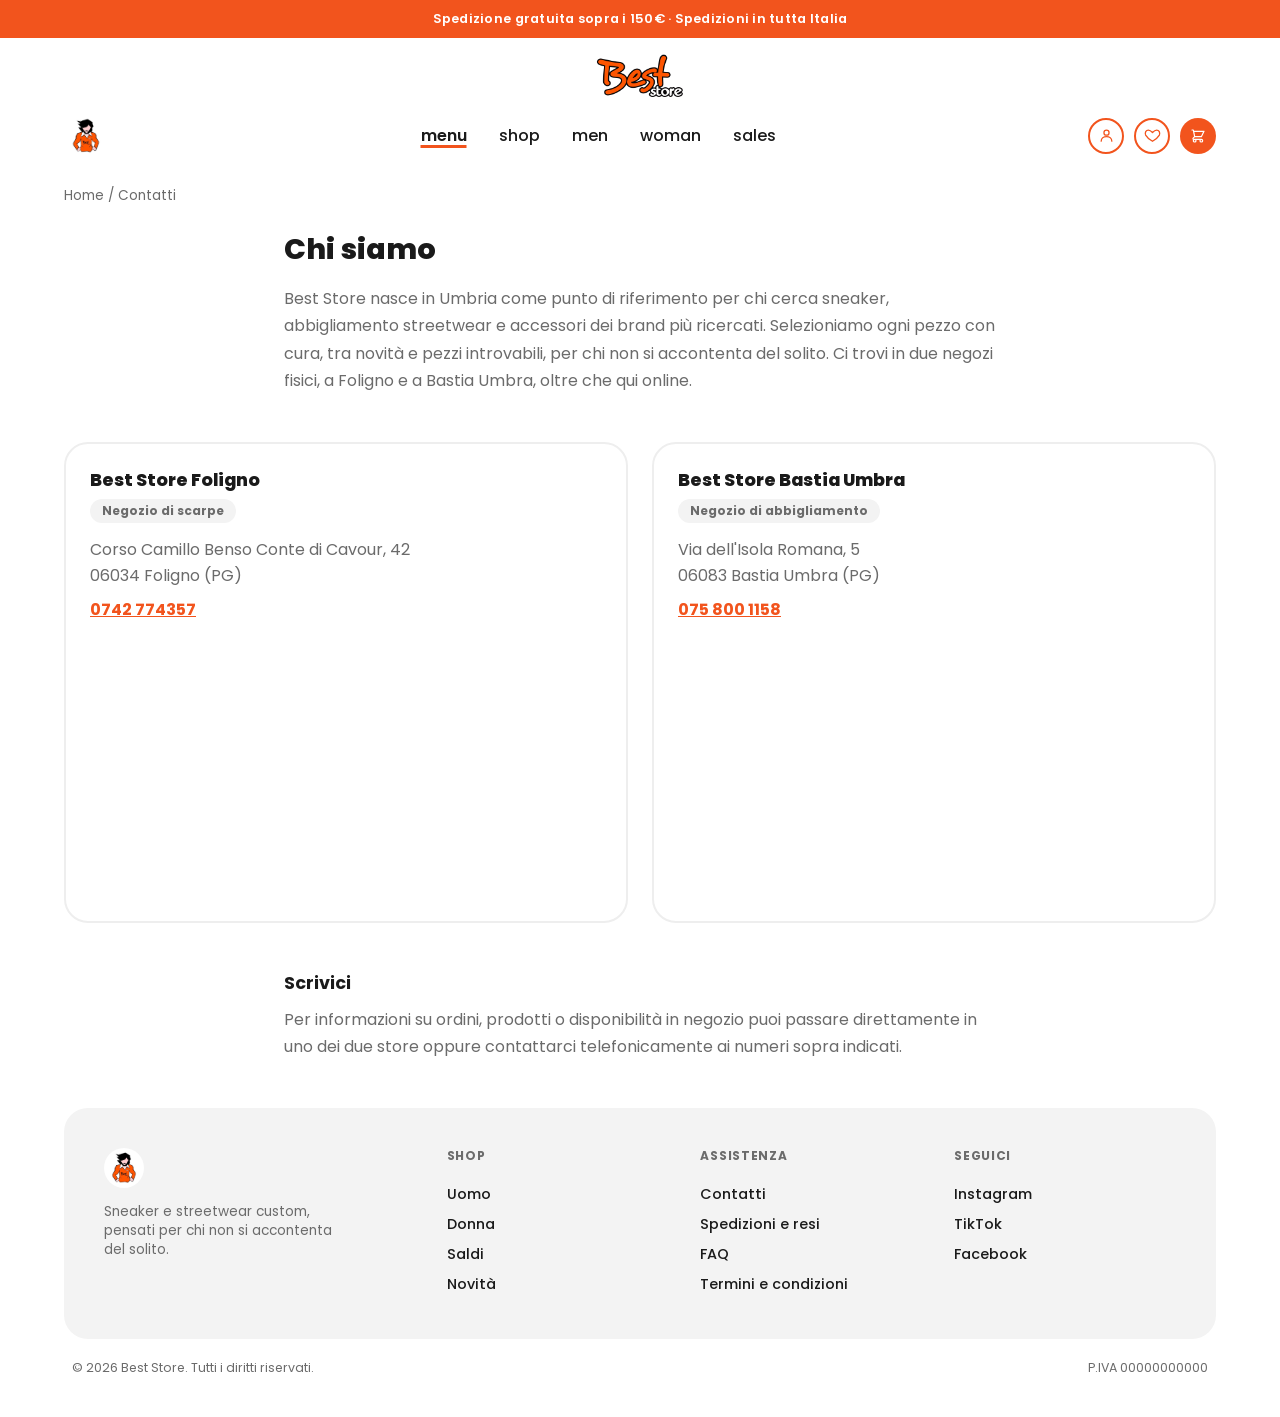
<file: contatti.html>
<!DOCTYPE html>
<html lang="it">
<head>
  <meta charset="UTF-8">
  <meta name="viewport" content="width=device-width, initial-scale=1.0">
  <title>Contatti — Best Store</title>
  <link rel="preconnect" href="https://fonts.googleapis.com">
  <link rel="preconnect" href="https://fonts.gstatic.com" crossorigin>
  <link href="https://fonts.googleapis.com/css2?family=Poppins:wght@400;500;600;700;800&display=swap" rel="stylesheet">
  <link rel="stylesheet" href="css/style.css">
  <link rel="icon" type="image/jpeg" href="images/logo.jpeg">
</head>
<body>

  <div class="announcement-bar">Spedizione gratuita sopra i 150€ &middot; Spedizioni in tutta Italia</div>

  <header class="site-header">
    <div class="container header-logo-row">
      <a href="index.html">
        <img src="images/Best Store - logo orizzontale.webp" alt="Best Store" class="header-logo-horizontal">
      </a>
    </div>
    <div class="container header-inner">
      <a href="index.html" class="logo">
        <img src="images/logo.jpeg" alt="Best Store">
      </a>
      <nav class="main-nav">
        <a href="index.html">menu</a>

        <div class="nav-item">
          <a href="catalogo.html">shop</a>
          <div class="mega-panel shop-panel">
            <a href="catalogo.html?type=shoes" class="mega-banner tint-orange"><span>Shoes</span></a>
            <a href="catalogo.html?type=clothing" class="mega-banner tint-orange"><span>Clothing</span></a>
            <a href="catalogo.html?type=accessories" class="mega-banner tint-orange"><span>Accessories</span></a>
            <a href="catalogo.html" class="mega-banner tint-orange"><span>Tutti i prodotti</span></a>
          </div>
        </div>

        <div class="nav-item">
          <a href="catalogo.html?cat=men">men</a>
          <div class="mega-panel">
            <div class="mega-col">
              <h4>Shoes</h4>
              <a href="catalogo.html?cat=men&type=shoes">Tutte le sneaker</a>
              <a href="catalogo.html?cat=men&type=shoes&sub=novita">Novità</a>
              <a href="catalogo.html?cat=men&type=shoes&sub=saldi">Saldi</a>
            </div>
            <div class="mega-col">
              <h4>Clothing</h4>
              <a href="catalogo.html?cat=men&type=clothing&sub=tshirts">T-shirts</a>
              <a href="catalogo.html?cat=men&type=clothing&sub=pants">Pants</a>
              <a href="catalogo.html?cat=men&type=clothing&sub=felpe">Felpe</a>
              <a href="catalogo.html?cat=men&type=clothing&sub=giacche">Giacche</a>
            </div>
            <div class="mega-col">
              <h4>Accessories</h4>
              <a href="catalogo.html?cat=men&type=accessories&sub=cappelli">Cappelli</a>
              <a href="catalogo.html?cat=men&type=accessories&sub=calzini">Calzini</a>
              <a href="catalogo.html?cat=men&type=accessories&sub=borse">Borse</a>
            </div>
            <a href="catalogo.html?cat=men" class="mega-banner tint-blue">
              <span>Uomo</span>
            </a>
          </div>
        </div>

        <div class="nav-item">
          <a href="catalogo.html?cat=woman">woman</a>
          <div class="mega-panel">
            <div class="mega-col">
              <h4>Shoes</h4>
              <a href="catalogo.html?cat=woman&type=shoes">Tutte le sneaker</a>
              <a href="catalogo.html?cat=woman&type=shoes&sub=novita">Novità</a>
              <a href="catalogo.html?cat=woman&type=shoes&sub=saldi">Saldi</a>
            </div>
            <div class="mega-col">
              <h4>Clothing</h4>
              <a href="catalogo.html?cat=woman&type=clothing&sub=tshirts">T-shirts</a>
              <a href="catalogo.html?cat=woman&type=clothing&sub=pants">Pants</a>
              <a href="catalogo.html?cat=woman&type=clothing&sub=felpe">Felpe</a>
              <a href="catalogo.html?cat=woman&type=clothing&sub=giacche">Giacche</a>
            </div>
            <div class="mega-col">
              <h4>Accessories</h4>
              <a href="catalogo.html?cat=woman&type=accessories&sub=cappelli">Cappelli</a>
              <a href="catalogo.html?cat=woman&type=accessories&sub=calzini">Calzini</a>
              <a href="catalogo.html?cat=woman&type=accessories&sub=borse">Borse</a>
            </div>
            <a href="catalogo.html?cat=woman" class="mega-banner tint-pink">
              <span>Donna</span>
            </a>
          </div>
        </div>

        <a href="catalogo.html?cat=sales">sales</a>
      </nav>
      <div class="header-icons">
        <a href="login.html" class="account-btn" aria-label="Accedi">
          <svg viewBox="0 0 24 24" fill="none" xmlns="http://www.w3.org/2000/svg">
            <circle cx="12" cy="8" r="3.6" stroke="currentColor" stroke-width="1.8"/>
            <path d="M4.5 20c0-4 3.5-6.5 7.5-6.5s7.5 2.5 7.5 6.5" stroke="currentColor" stroke-width="1.8" stroke-linecap="round"/>
          </svg>
        </a>
        <a href="preferiti.html" class="wishlist-header-btn" aria-label="Preferiti">
          <svg viewBox="0 0 24 24" fill="none" xmlns="http://www.w3.org/2000/svg">
            <path d="M12 20.2s-7.2-4.4-9.7-8.8C1 8 2.6 4.3 6.2 4.3c2.1 0 3.7 1.2 5.8 3.4 2.1-2.2 3.7-3.4 5.8-3.4 3.6 0 5.2 3.7 3.9 7.1-2.5 4.4-9.7 8.8-9.7 8.8z" stroke="currentColor" stroke-width="1.8" stroke-linejoin="round"/>
          </svg>
          <span class="cart-count" id="wishlist-count" hidden>0</span>
        </a>
        <a href="carrello.html" class="cart-btn" aria-label="Carrello">
          <svg viewBox="0 0 24 24" fill="none" xmlns="http://www.w3.org/2000/svg">
            <path d="M3 3H5L5.4 5M7 13H17L21 5H5.4M7 13L5.4 5M7 13L4.7 15.3C4.1 15.9 4.5 17 5.4 17H17M17 17C15.9 17 15 17.9 15 19C15 20.1 15.9 21 17 21C18.1 21 19 20.1 19 19C19 17.9 18.1 17 17 17ZM9 19C9 20.1 8.1 21 7 21C5.9 21 5 20.1 5 19C5 17.9 5.9 17 7 17C8.1 17 9 17.9 9 19Z" stroke="currentColor" stroke-width="1.8" stroke-linecap="round" stroke-linejoin="round"/>
          </svg>
          <span class="cart-count" id="cart-count" hidden>0</span>
        </a>
      </div>
    </div>
  </header>

  <main>
    <section class="breadcrumb container">
      <a href="index.html">Home</a> / <span>Contatti</span>
    </section>

    <section class="content-page container">
      <h1>Chi siamo</h1>
      <p class="content-lead">Best Store nasce in Umbria come punto di riferimento per chi cerca sneaker, abbigliamento streetwear e accessori dei brand più ricercati. Selezioniamo ogni pezzo con cura, tra novità e pezzi introvabili, per chi non si accontenta del solito. Ci trovi in due negozi fisici, a Foligno e a Bastia Umbra, oltre che qui online.</p>
    </section>

    <section class="stores-contact container">
      <div class="store-contact-card">
        <h2>Best Store Foligno</h2>
        <span class="store-contact-tag">Negozio di scarpe</span>
        <p class="store-contact-address">Corso Camillo Benso Conte di Cavour, 42<br>06034 Foligno (PG)</p>
        <a class="store-contact-phone" href="tel:+390742774357">0742 774357</a>
        <div class="store-map">
          <iframe src="https://maps.google.com/maps?q=42.9546315,12.7053821&z=16&output=embed" width="100%" height="260" style="border:0;" loading="lazy" referrerpolicy="no-referrer-when-downgrade" title="Mappa Best Store Foligno"></iframe>
        </div>
      </div>

      <div class="store-contact-card">
        <h2>Best Store Bastia Umbra</h2>
        <span class="store-contact-tag">Negozio di abbigliamento</span>
        <p class="store-contact-address">Via dell'Isola Romana, 5<br>06083 Bastia Umbra (PG)</p>
        <a class="store-contact-phone" href="tel:+390758001158">075 800 1158</a>
        <div class="store-map">
          <iframe src="https://maps.google.com/maps?q=43.067735,12.5483738&z=16&output=embed" width="100%" height="260" style="border:0;" loading="lazy" referrerpolicy="no-referrer-when-downgrade" title="Mappa Best Store Bastia Umbra"></iframe>
        </div>
      </div>
    </section>

    <section class="content-page container">
      <h2>Scrivici</h2>
      <p>Per informazioni su ordini, prodotti o disponibilità in negozio puoi passare direttamente in uno dei due store oppure contattarci telefonicamente ai numeri sopra indicati.</p>
    </section>
  </main>

  <footer class="site-footer container">
    <div class="footer-top">
      <div class="footer-brand">
        <img src="images/logo.jpeg" alt="Best Store" class="footer-logo">
        <p>Sneaker e streetwear custom, pensati per chi non si accontenta del solito.</p>
      </div>
      <div class="footer-col">
        <h4>Shop</h4>
        <a href="catalogo.html?cat=men">Uomo</a>
        <a href="catalogo.html?cat=woman">Donna</a>
        <a href="catalogo.html?cat=sales">Saldi</a>
        <a href="catalogo.html">Novità</a>
      </div>
      <div class="footer-col">
        <h4>Assistenza</h4>
        <a href="contatti.html">Contatti</a>
        <a href="spedizioni.html">Spedizioni e resi</a>
        <a href="faq.html">FAQ</a>
        <a href="termini.html">Termini e condizioni</a>
      </div>
      <div class="footer-col">
        <h4>Seguici</h4>
        <a href="#">Instagram</a>
        <a href="#">TikTok</a>
        <a href="#">Facebook</a>
      </div>
    </div>
    <div class="footer-bottom">
      <p>&copy; 2026 Best Store. Tutti i diritti riservati.</p>
      <p>P.IVA 00000000000</p>
    </div>
  </footer>

  <script src="js/products-data.js"></script>
  <script src="js/main.js"></script>
</body>
</html>
</file>
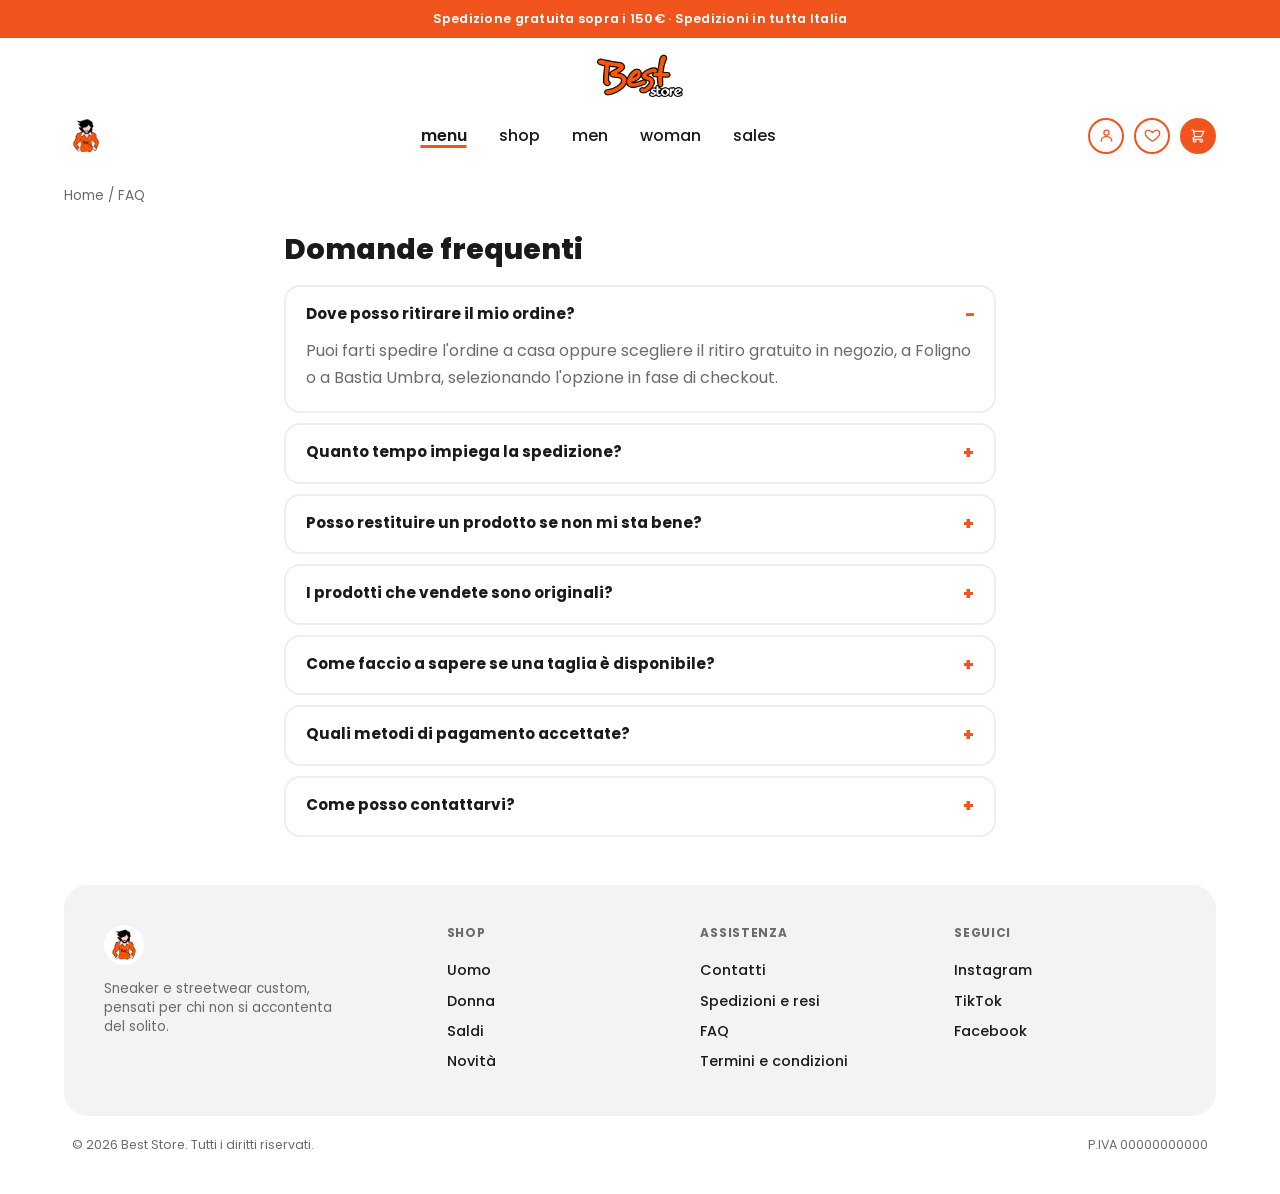
<file: faq.html>
<!DOCTYPE html>
<html lang="it">
<head>
  <meta charset="UTF-8">
  <meta name="viewport" content="width=device-width, initial-scale=1.0">
  <title>FAQ — Best Store</title>
  <link rel="preconnect" href="https://fonts.googleapis.com">
  <link rel="preconnect" href="https://fonts.gstatic.com" crossorigin>
  <link href="https://fonts.googleapis.com/css2?family=Poppins:wght@400;500;600;700;800&display=swap" rel="stylesheet">
  <link rel="stylesheet" href="css/style.css">
  <link rel="icon" type="image/jpeg" href="images/logo.jpeg">
</head>
<body>

  <div class="announcement-bar">Spedizione gratuita sopra i 150€ &middot; Spedizioni in tutta Italia</div>

  <header class="site-header">
    <div class="container header-logo-row">
      <a href="index.html">
        <img src="images/Best Store - logo orizzontale.webp" alt="Best Store" class="header-logo-horizontal">
      </a>
    </div>
    <div class="container header-inner">
      <a href="index.html" class="logo">
        <img src="images/logo.jpeg" alt="Best Store">
      </a>
      <nav class="main-nav">
        <a href="index.html">menu</a>

        <div class="nav-item">
          <a href="catalogo.html">shop</a>
          <div class="mega-panel shop-panel">
            <a href="catalogo.html?type=shoes" class="mega-banner tint-orange"><span>Shoes</span></a>
            <a href="catalogo.html?type=clothing" class="mega-banner tint-orange"><span>Clothing</span></a>
            <a href="catalogo.html?type=accessories" class="mega-banner tint-orange"><span>Accessories</span></a>
            <a href="catalogo.html" class="mega-banner tint-orange"><span>Tutti i prodotti</span></a>
          </div>
        </div>

        <div class="nav-item">
          <a href="catalogo.html?cat=men">men</a>
          <div class="mega-panel">
            <div class="mega-col">
              <h4>Shoes</h4>
              <a href="catalogo.html?cat=men&type=shoes">Tutte le sneaker</a>
              <a href="catalogo.html?cat=men&type=shoes&sub=novita">Novità</a>
              <a href="catalogo.html?cat=men&type=shoes&sub=saldi">Saldi</a>
            </div>
            <div class="mega-col">
              <h4>Clothing</h4>
              <a href="catalogo.html?cat=men&type=clothing&sub=tshirts">T-shirts</a>
              <a href="catalogo.html?cat=men&type=clothing&sub=pants">Pants</a>
              <a href="catalogo.html?cat=men&type=clothing&sub=felpe">Felpe</a>
              <a href="catalogo.html?cat=men&type=clothing&sub=giacche">Giacche</a>
            </div>
            <div class="mega-col">
              <h4>Accessories</h4>
              <a href="catalogo.html?cat=men&type=accessories&sub=cappelli">Cappelli</a>
              <a href="catalogo.html?cat=men&type=accessories&sub=calzini">Calzini</a>
              <a href="catalogo.html?cat=men&type=accessories&sub=borse">Borse</a>
            </div>
            <a href="catalogo.html?cat=men" class="mega-banner tint-blue">
              <span>Uomo</span>
            </a>
          </div>
        </div>

        <div class="nav-item">
          <a href="catalogo.html?cat=woman">woman</a>
          <div class="mega-panel">
            <div class="mega-col">
              <h4>Shoes</h4>
              <a href="catalogo.html?cat=woman&type=shoes">Tutte le sneaker</a>
              <a href="catalogo.html?cat=woman&type=shoes&sub=novita">Novità</a>
              <a href="catalogo.html?cat=woman&type=shoes&sub=saldi">Saldi</a>
            </div>
            <div class="mega-col">
              <h4>Clothing</h4>
              <a href="catalogo.html?cat=woman&type=clothing&sub=tshirts">T-shirts</a>
              <a href="catalogo.html?cat=woman&type=clothing&sub=pants">Pants</a>
              <a href="catalogo.html?cat=woman&type=clothing&sub=felpe">Felpe</a>
              <a href="catalogo.html?cat=woman&type=clothing&sub=giacche">Giacche</a>
            </div>
            <div class="mega-col">
              <h4>Accessories</h4>
              <a href="catalogo.html?cat=woman&type=accessories&sub=cappelli">Cappelli</a>
              <a href="catalogo.html?cat=woman&type=accessories&sub=calzini">Calzini</a>
              <a href="catalogo.html?cat=woman&type=accessories&sub=borse">Borse</a>
            </div>
            <a href="catalogo.html?cat=woman" class="mega-banner tint-pink">
              <span>Donna</span>
            </a>
          </div>
        </div>

        <a href="catalogo.html?cat=sales">sales</a>
      </nav>
      <div class="header-icons">
        <a href="login.html" class="account-btn" aria-label="Accedi">
          <svg viewBox="0 0 24 24" fill="none" xmlns="http://www.w3.org/2000/svg">
            <circle cx="12" cy="8" r="3.6" stroke="currentColor" stroke-width="1.8"/>
            <path d="M4.5 20c0-4 3.5-6.5 7.5-6.5s7.5 2.5 7.5 6.5" stroke="currentColor" stroke-width="1.8" stroke-linecap="round"/>
          </svg>
        </a>
        <a href="preferiti.html" class="wishlist-header-btn" aria-label="Preferiti">
          <svg viewBox="0 0 24 24" fill="none" xmlns="http://www.w3.org/2000/svg">
            <path d="M12 20.2s-7.2-4.4-9.7-8.8C1 8 2.6 4.3 6.2 4.3c2.1 0 3.7 1.2 5.8 3.4 2.1-2.2 3.7-3.4 5.8-3.4 3.6 0 5.2 3.7 3.9 7.1-2.5 4.4-9.7 8.8-9.7 8.8z" stroke="currentColor" stroke-width="1.8" stroke-linejoin="round"/>
          </svg>
          <span class="cart-count" id="wishlist-count" hidden>0</span>
        </a>
        <a href="carrello.html" class="cart-btn" aria-label="Carrello">
          <svg viewBox="0 0 24 24" fill="none" xmlns="http://www.w3.org/2000/svg">
            <path d="M3 3H5L5.4 5M7 13H17L21 5H5.4M7 13L5.4 5M7 13L4.7 15.3C4.1 15.9 4.5 17 5.4 17H17M17 17C15.9 17 15 17.9 15 19C15 20.1 15.9 21 17 21C18.1 21 19 20.1 19 19C19 17.9 18.1 17 17 17ZM9 19C9 20.1 8.1 21 7 21C5.9 21 5 20.1 5 19C5 17.9 5.9 17 7 17C8.1 17 9 17.9 9 19Z" stroke="currentColor" stroke-width="1.8" stroke-linecap="round" stroke-linejoin="round"/>
          </svg>
          <span class="cart-count" id="cart-count" hidden>0</span>
        </a>
      </div>
    </div>
  </header>

  <main>
    <section class="breadcrumb container">
      <a href="index.html">Home</a> / <span>FAQ</span>
    </section>

    <section class="content-page container">
      <h1>Domande frequenti</h1>

      <div class="faq-list">
        <details class="faq-item" open>
          <summary>Dove posso ritirare il mio ordine?</summary>
          <p>Puoi farti spedire l'ordine a casa oppure scegliere il ritiro gratuito in negozio, a Foligno o a Bastia Umbra, selezionando l'opzione in fase di checkout.</p>
        </details>
        <details class="faq-item">
          <summary>Quanto tempo impiega la spedizione?</summary>
          <p>Gli ordini vengono preparati entro 1-2 giorni lavorativi e consegnati generalmente entro 24-72 ore dalla spedizione. Trovi tutti i dettagli nella pagina <a href="spedizioni.html">Spedizioni e resi</a>.</p>
        </details>
        <details class="faq-item">
          <summary>Posso restituire un prodotto se non mi sta bene?</summary>
          <p>Sì, hai 30 giorni di tempo dalla ricezione per resi e cambi, a condizione che il prodotto sia integro e con etichette originali.</p>
        </details>
        <details class="faq-item">
          <summary>I prodotti che vendete sono originali?</summary>
          <p>Sì, lavoriamo solo con brand e distributori ufficiali: ogni articolo venduto da Best Store è originale al 100%.</p>
        </details>
        <details class="faq-item">
          <summary>Come faccio a sapere se una taglia è disponibile?</summary>
          <p>Nella pagina di ogni prodotto trovi le taglie effettivamente disponibili in tempo reale: quelle esaurite sono segnalate e non selezionabili.</p>
        </details>
        <details class="faq-item">
          <summary>Quali metodi di pagamento accettate?</summary>
          <p>Puoi pagare online con carta di credito/debito oppure direttamente in negozio al momento del ritiro.</p>
        </details>
        <details class="faq-item">
          <summary>Come posso contattarvi?</summary>
          <p>Trovi numeri di telefono e indirizzi dei nostri due negozi nella pagina <a href="contatti.html">Contatti</a>.</p>
        </details>
      </div>
    </section>
  </main>

  <footer class="site-footer container">
    <div class="footer-top">
      <div class="footer-brand">
        <img src="images/logo.jpeg" alt="Best Store" class="footer-logo">
        <p>Sneaker e streetwear custom, pensati per chi non si accontenta del solito.</p>
      </div>
      <div class="footer-col">
        <h4>Shop</h4>
        <a href="catalogo.html?cat=men">Uomo</a>
        <a href="catalogo.html?cat=woman">Donna</a>
        <a href="catalogo.html?cat=sales">Saldi</a>
        <a href="catalogo.html">Novità</a>
      </div>
      <div class="footer-col">
        <h4>Assistenza</h4>
        <a href="contatti.html">Contatti</a>
        <a href="spedizioni.html">Spedizioni e resi</a>
        <a href="faq.html">FAQ</a>
        <a href="termini.html">Termini e condizioni</a>
      </div>
      <div class="footer-col">
        <h4>Seguici</h4>
        <a href="#">Instagram</a>
        <a href="#">TikTok</a>
        <a href="#">Facebook</a>
      </div>
    </div>
    <div class="footer-bottom">
      <p>&copy; 2026 Best Store. Tutti i diritti riservati.</p>
      <p>P.IVA 00000000000</p>
    </div>
  </footer>

  <script src="js/products-data.js"></script>
  <script src="js/main.js"></script>
</body>
</html>
</file>
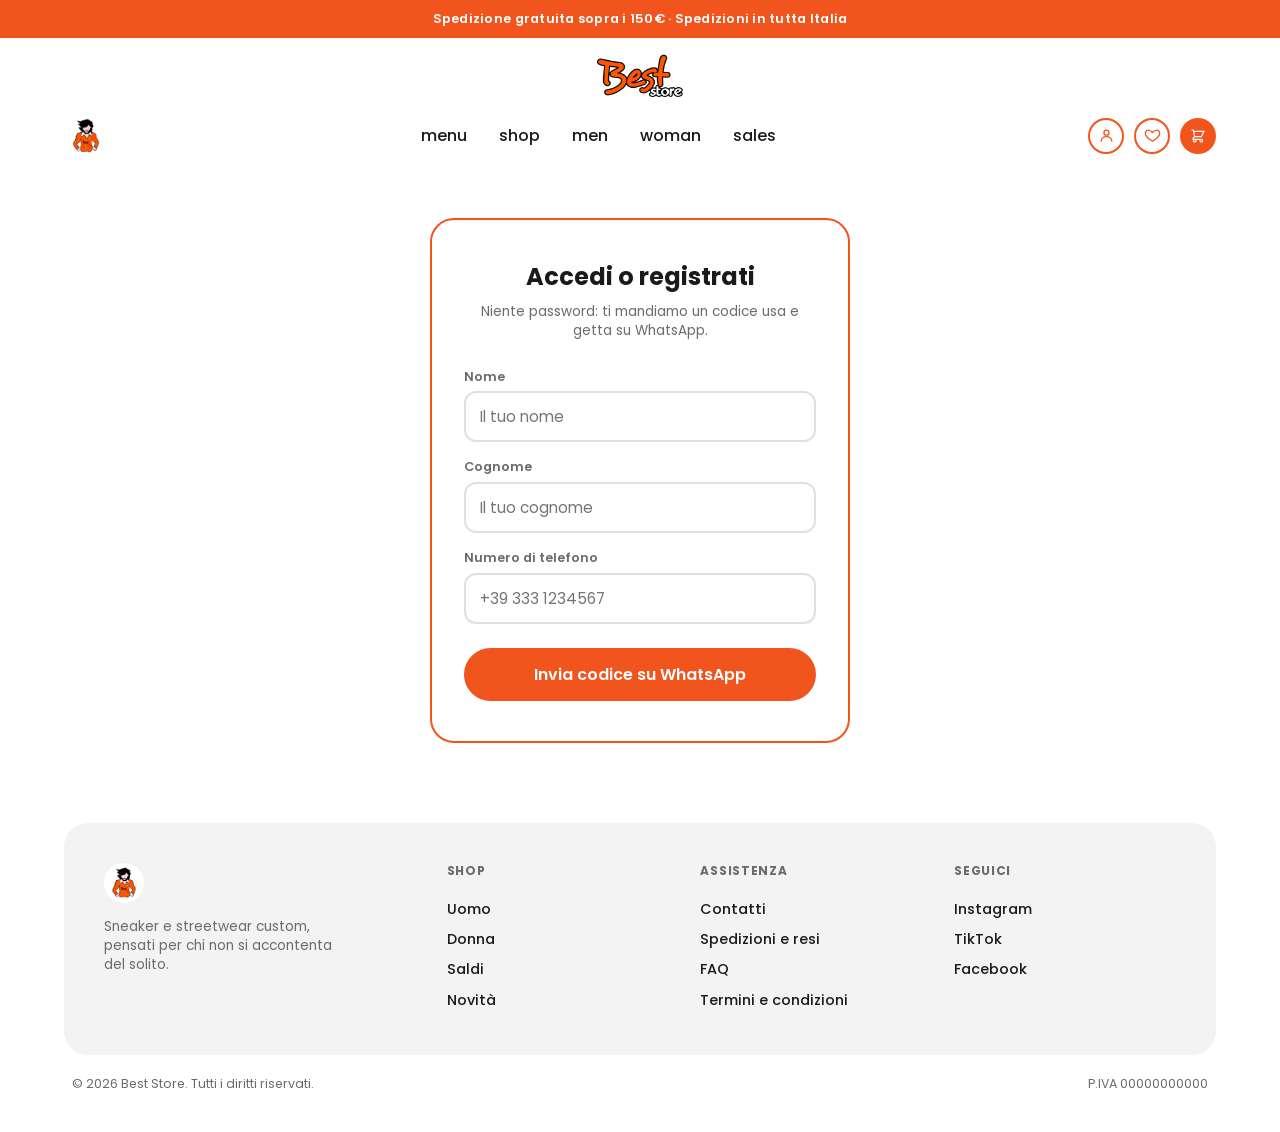
<file: login.html>
<!DOCTYPE html>
<html lang="it">
<head>
  <meta charset="UTF-8">
  <meta name="viewport" content="width=device-width, initial-scale=1.0">
  <title>Accedi — Best Store</title>
  <link rel="preconnect" href="https://fonts.googleapis.com">
  <link rel="preconnect" href="https://fonts.gstatic.com" crossorigin>
  <link href="https://fonts.googleapis.com/css2?family=Poppins:wght@400;500;600;700;800&display=swap" rel="stylesheet">
  <link rel="stylesheet" href="css/style.css">
  <link rel="icon" type="image/jpeg" href="images/logo.jpeg">
</head>
<body>

  <div class="announcement-bar">Spedizione gratuita sopra i 150€ &middot; Spedizioni in tutta Italia</div>

  <header class="site-header">
    <div class="container header-logo-row">
      <a href="index.html">
        <img src="images/Best Store - logo orizzontale.webp" alt="Best Store" class="header-logo-horizontal">
      </a>
    </div>
    <div class="container header-inner">
      <a href="index.html" class="logo">
        <img src="images/logo.jpeg" alt="Best Store">
      </a>
      <nav class="main-nav">
        <a href="index.html">menu</a>

        <div class="nav-item">
          <a href="catalogo.html">shop</a>
          <div class="mega-panel shop-panel">
            <a href="catalogo.html?type=shoes" class="mega-banner tint-orange"><span>Shoes</span></a>
            <a href="catalogo.html?type=clothing" class="mega-banner tint-orange"><span>Clothing</span></a>
            <a href="catalogo.html?type=accessories" class="mega-banner tint-orange"><span>Accessories</span></a>
            <a href="catalogo.html" class="mega-banner tint-orange"><span>Tutti i prodotti</span></a>
          </div>
        </div>

        <div class="nav-item">
          <a href="catalogo.html?cat=men">men</a>
          <div class="mega-panel">
            <div class="mega-col">
              <h4>Shoes</h4>
              <a href="catalogo.html?cat=men&type=shoes">Tutte le sneaker</a>
              <a href="catalogo.html?cat=men&type=shoes&sub=novita">Novità</a>
              <a href="catalogo.html?cat=men&type=shoes&sub=saldi">Saldi</a>
            </div>
            <div class="mega-col">
              <h4>Clothing</h4>
              <a href="catalogo.html?cat=men&type=clothing&sub=tshirts">T-shirts</a>
              <a href="catalogo.html?cat=men&type=clothing&sub=pants">Pants</a>
              <a href="catalogo.html?cat=men&type=clothing&sub=felpe">Felpe</a>
              <a href="catalogo.html?cat=men&type=clothing&sub=giacche">Giacche</a>
            </div>
            <div class="mega-col">
              <h4>Accessories</h4>
              <a href="catalogo.html?cat=men&type=accessories&sub=cappelli">Cappelli</a>
              <a href="catalogo.html?cat=men&type=accessories&sub=calzini">Calzini</a>
              <a href="catalogo.html?cat=men&type=accessories&sub=borse">Borse</a>
            </div>
            <a href="catalogo.html?cat=men" class="mega-banner tint-blue">
              <span>Uomo</span>
            </a>
          </div>
        </div>

        <div class="nav-item">
          <a href="catalogo.html?cat=woman">woman</a>
          <div class="mega-panel">
            <div class="mega-col">
              <h4>Shoes</h4>
              <a href="catalogo.html?cat=woman&type=shoes">Tutte le sneaker</a>
              <a href="catalogo.html?cat=woman&type=shoes&sub=novita">Novità</a>
              <a href="catalogo.html?cat=woman&type=shoes&sub=saldi">Saldi</a>
            </div>
            <div class="mega-col">
              <h4>Clothing</h4>
              <a href="catalogo.html?cat=woman&type=clothing&sub=tshirts">T-shirts</a>
              <a href="catalogo.html?cat=woman&type=clothing&sub=pants">Pants</a>
              <a href="catalogo.html?cat=woman&type=clothing&sub=felpe">Felpe</a>
              <a href="catalogo.html?cat=woman&type=clothing&sub=giacche">Giacche</a>
            </div>
            <div class="mega-col">
              <h4>Accessories</h4>
              <a href="catalogo.html?cat=woman&type=accessories&sub=cappelli">Cappelli</a>
              <a href="catalogo.html?cat=woman&type=accessories&sub=calzini">Calzini</a>
              <a href="catalogo.html?cat=woman&type=accessories&sub=borse">Borse</a>
            </div>
            <a href="catalogo.html?cat=woman" class="mega-banner tint-pink">
              <span>Donna</span>
            </a>
          </div>
        </div>

        <a href="catalogo.html?cat=sales">sales</a>
      </nav>
      <div class="header-icons">
        <a href="login.html" class="account-btn" aria-label="Accedi">
          <svg viewBox="0 0 24 24" fill="none" xmlns="http://www.w3.org/2000/svg">
            <circle cx="12" cy="8" r="3.6" stroke="currentColor" stroke-width="1.8"/>
            <path d="M4.5 20c0-4 3.5-6.5 7.5-6.5s7.5 2.5 7.5 6.5" stroke="currentColor" stroke-width="1.8" stroke-linecap="round"/>
          </svg>
        </a>
        <a href="preferiti.html" class="wishlist-header-btn" aria-label="Preferiti">
          <svg viewBox="0 0 24 24" fill="none" xmlns="http://www.w3.org/2000/svg">
            <path d="M12 20.2s-7.2-4.4-9.7-8.8C1 8 2.6 4.3 6.2 4.3c2.1 0 3.7 1.2 5.8 3.4 2.1-2.2 3.7-3.4 5.8-3.4 3.6 0 5.2 3.7 3.9 7.1-2.5 4.4-9.7 8.8-9.7 8.8z" stroke="currentColor" stroke-width="1.8" stroke-linejoin="round"/>
          </svg>
          <span class="cart-count" id="wishlist-count" hidden>0</span>
        </a>
        <a href="carrello.html" class="cart-btn" aria-label="Carrello">
          <svg viewBox="0 0 24 24" fill="none" xmlns="http://www.w3.org/2000/svg">
            <path d="M3 3H5L5.4 5M7 13H17L21 5H5.4M7 13L5.4 5M7 13L4.7 15.3C4.1 15.9 4.5 17 5.4 17H17M17 17C15.9 17 15 17.9 15 19C15 20.1 15.9 21 17 21C18.1 21 19 20.1 19 19C19 17.9 18.1 17 17 17ZM9 19C9 20.1 8.1 21 7 21C5.9 21 5 20.1 5 19C5 17.9 5.9 17 7 17C8.1 17 9 17.9 9 19Z" stroke="currentColor" stroke-width="1.8" stroke-linecap="round" stroke-linejoin="round"/>
          </svg>
          <span class="cart-count" id="cart-count" hidden>0</span>
        </a>
      </div>
    </div>
  </header>

  <main>
    <section class="login-page container">
      <div class="login-box">
        <h1>Accedi o registrati</h1>
        <p class="login-sub">Niente password: ti mandiamo un codice usa e getta su WhatsApp.</p>

        <form id="phone-step" class="login-form">
          <label>Nome
            <input type="text" id="login-name" required placeholder="Il tuo nome">
          </label>
          <label>Cognome
            <input type="text" id="login-surname" required placeholder="Il tuo cognome">
          </label>
          <label>Numero di telefono
            <input type="tel" id="login-phone" required placeholder="+39 333 1234567">
          </label>
          <button type="submit" class="btn btn-primary btn-large">Invia codice su WhatsApp</button>
        </form>

        <form id="code-step" class="login-form" hidden>
          <p class="login-sent-to">Codice inviato a <strong id="sent-phone"></strong></p>
          <label>Codice di verifica
            <input type="text" id="login-code" inputmode="numeric" maxlength="6" required placeholder="123456">
          </label>
          <p class="login-hint">Demo: usa il codice <strong>123456</strong> — l'invio reale via WhatsApp arriverà con il backend.</p>
          <button type="submit" class="btn btn-primary btn-large">Verifica e accedi</button>
          <button type="button" class="link-btn" id="back-to-phone">Cambia numero</button>
        </form>

        <div id="success-step" class="login-success" hidden>
          <h2>Bentornato, <span id="success-name"></span>!</h2>
          <p>Sei entrato nella tua area personale.</p>
          <a href="index.html" class="btn btn-primary">Torna allo shop</a>
        </div>
      </div>
    </section>
  </main>

  <footer class="site-footer container">
    <div class="footer-top">
      <div class="footer-brand">
        <img src="images/logo.jpeg" alt="Best Store" class="footer-logo">
        <p>Sneaker e streetwear custom, pensati per chi non si accontenta del solito.</p>
      </div>
      <div class="footer-col">
        <h4>Shop</h4>
        <a href="catalogo.html?cat=men">Uomo</a>
        <a href="catalogo.html?cat=woman">Donna</a>
        <a href="catalogo.html?cat=sales">Saldi</a>
        <a href="catalogo.html">Novità</a>
      </div>
      <div class="footer-col">
        <h4>Assistenza</h4>
        <a href="contatti.html">Contatti</a>
        <a href="spedizioni.html">Spedizioni e resi</a>
        <a href="faq.html">FAQ</a>
        <a href="termini.html">Termini e condizioni</a>
      </div>
      <div class="footer-col">
        <h4>Seguici</h4>
        <a href="#">Instagram</a>
        <a href="#">TikTok</a>
        <a href="#">Facebook</a>
      </div>
    </div>
    <div class="footer-bottom">
      <p>&copy; 2026 Best Store. Tutti i diritti riservati.</p>
      <p>P.IVA 00000000000</p>
    </div>
  </footer>

  <script src="js/products-data.js"></script>
  <script src="js/main.js"></script>
</body>
</html>
</file>
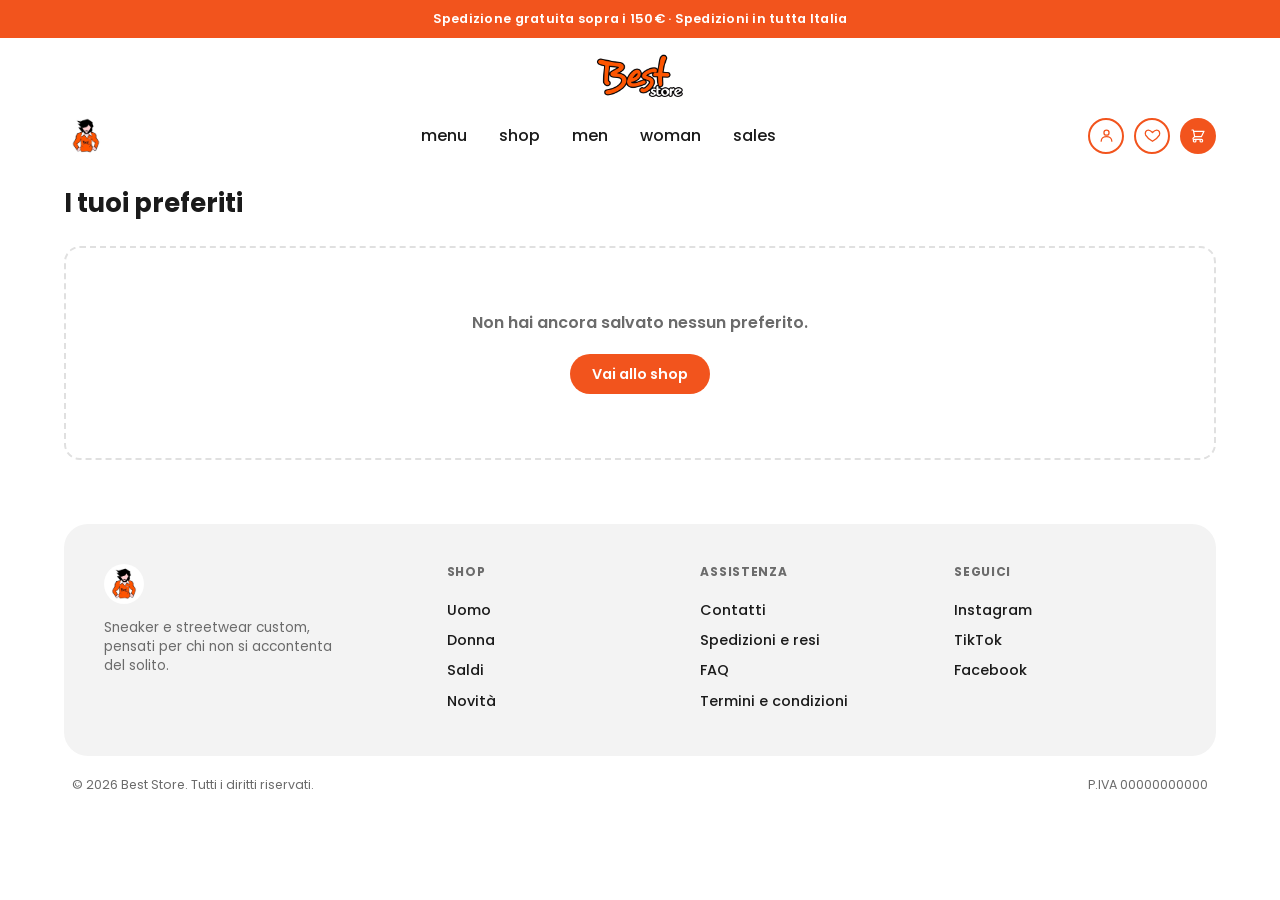
<file: preferiti.html>
<!DOCTYPE html>
<html lang="it">
<head>
  <meta charset="UTF-8">
  <meta name="viewport" content="width=device-width, initial-scale=1.0">
  <title>Preferiti — Best Store</title>
  <link rel="preconnect" href="https://fonts.googleapis.com">
  <link rel="preconnect" href="https://fonts.gstatic.com" crossorigin>
  <link href="https://fonts.googleapis.com/css2?family=Poppins:wght@400;500;600;700;800&display=swap" rel="stylesheet">
  <link rel="stylesheet" href="css/style.css">
  <link rel="icon" type="image/jpeg" href="images/logo.jpeg">
</head>
<body>

  <div class="announcement-bar">Spedizione gratuita sopra i 150€ &middot; Spedizioni in tutta Italia</div>

  <header class="site-header">
    <div class="container header-logo-row">
      <a href="index.html">
        <img src="images/Best Store - logo orizzontale.webp" alt="Best Store" class="header-logo-horizontal">
      </a>
    </div>
    <div class="container header-inner">
      <a href="index.html" class="logo">
        <img src="images/logo.jpeg" alt="Best Store">
      </a>
      <nav class="main-nav">
        <a href="index.html">menu</a>

        <div class="nav-item">
          <a href="catalogo.html">shop</a>
          <div class="mega-panel shop-panel">
            <a href="catalogo.html?type=shoes" class="mega-banner tint-orange"><span>Shoes</span></a>
            <a href="catalogo.html?type=clothing" class="mega-banner tint-orange"><span>Clothing</span></a>
            <a href="catalogo.html?type=accessories" class="mega-banner tint-orange"><span>Accessories</span></a>
            <a href="catalogo.html" class="mega-banner tint-orange"><span>Tutti i prodotti</span></a>
          </div>
        </div>

        <div class="nav-item">
          <a href="catalogo.html?cat=men">men</a>
          <div class="mega-panel">
            <div class="mega-col">
              <h4>Shoes</h4>
              <a href="catalogo.html?cat=men&type=shoes">Tutte le sneaker</a>
              <a href="catalogo.html?cat=men&type=shoes&sub=novita">Novità</a>
              <a href="catalogo.html?cat=men&type=shoes&sub=saldi">Saldi</a>
            </div>
            <div class="mega-col">
              <h4>Clothing</h4>
              <a href="catalogo.html?cat=men&type=clothing&sub=tshirts">T-shirts</a>
              <a href="catalogo.html?cat=men&type=clothing&sub=pants">Pants</a>
              <a href="catalogo.html?cat=men&type=clothing&sub=felpe">Felpe</a>
              <a href="catalogo.html?cat=men&type=clothing&sub=giacche">Giacche</a>
            </div>
            <div class="mega-col">
              <h4>Accessories</h4>
              <a href="catalogo.html?cat=men&type=accessories&sub=cappelli">Cappelli</a>
              <a href="catalogo.html?cat=men&type=accessories&sub=calzini">Calzini</a>
              <a href="catalogo.html?cat=men&type=accessories&sub=borse">Borse</a>
            </div>
            <a href="catalogo.html?cat=men" class="mega-banner tint-blue">
              <span>Uomo</span>
            </a>
          </div>
        </div>

        <div class="nav-item">
          <a href="catalogo.html?cat=woman">woman</a>
          <div class="mega-panel">
            <div class="mega-col">
              <h4>Shoes</h4>
              <a href="catalogo.html?cat=woman&type=shoes">Tutte le sneaker</a>
              <a href="catalogo.html?cat=woman&type=shoes&sub=novita">Novità</a>
              <a href="catalogo.html?cat=woman&type=shoes&sub=saldi">Saldi</a>
            </div>
            <div class="mega-col">
              <h4>Clothing</h4>
              <a href="catalogo.html?cat=woman&type=clothing&sub=tshirts">T-shirts</a>
              <a href="catalogo.html?cat=woman&type=clothing&sub=pants">Pants</a>
              <a href="catalogo.html?cat=woman&type=clothing&sub=felpe">Felpe</a>
              <a href="catalogo.html?cat=woman&type=clothing&sub=giacche">Giacche</a>
            </div>
            <div class="mega-col">
              <h4>Accessories</h4>
              <a href="catalogo.html?cat=woman&type=accessories&sub=cappelli">Cappelli</a>
              <a href="catalogo.html?cat=woman&type=accessories&sub=calzini">Calzini</a>
              <a href="catalogo.html?cat=woman&type=accessories&sub=borse">Borse</a>
            </div>
            <a href="catalogo.html?cat=woman" class="mega-banner tint-pink">
              <span>Donna</span>
            </a>
          </div>
        </div>

        <a href="catalogo.html?cat=sales">sales</a>
      </nav>
      <div class="header-icons">
        <a href="login.html" class="account-btn" aria-label="Accedi">
          <svg viewBox="0 0 24 24" fill="none" xmlns="http://www.w3.org/2000/svg">
            <circle cx="12" cy="8" r="3.6" stroke="currentColor" stroke-width="1.8"/>
            <path d="M4.5 20c0-4 3.5-6.5 7.5-6.5s7.5 2.5 7.5 6.5" stroke="currentColor" stroke-width="1.8" stroke-linecap="round"/>
          </svg>
        </a>
        <a href="preferiti.html" class="wishlist-header-btn" aria-label="Preferiti">
          <svg viewBox="0 0 24 24" fill="none" xmlns="http://www.w3.org/2000/svg">
            <path d="M12 20.2s-7.2-4.4-9.7-8.8C1 8 2.6 4.3 6.2 4.3c2.1 0 3.7 1.2 5.8 3.4 2.1-2.2 3.7-3.4 5.8-3.4 3.6 0 5.2 3.7 3.9 7.1-2.5 4.4-9.7 8.8-9.7 8.8z" stroke="currentColor" stroke-width="1.8" stroke-linejoin="round"/>
          </svg>
          <span class="cart-count" id="wishlist-count" hidden>0</span>
        </a>
        <a href="carrello.html" class="cart-btn" aria-label="Carrello">
          <svg viewBox="0 0 24 24" fill="none" xmlns="http://www.w3.org/2000/svg">
            <path d="M3 3H5L5.4 5M7 13H17L21 5H5.4M7 13L5.4 5M7 13L4.7 15.3C4.1 15.9 4.5 17 5.4 17H17M17 17C15.9 17 15 17.9 15 19C15 20.1 15.9 21 17 21C18.1 21 19 20.1 19 19C19 17.9 18.1 17 17 17ZM9 19C9 20.1 8.1 21 7 21C5.9 21 5 20.1 5 19C5 17.9 5.9 17 7 17C8.1 17 9 17.9 9 19Z" stroke="currentColor" stroke-width="1.8" stroke-linecap="round" stroke-linejoin="round"/>
          </svg>
          <span class="cart-count" id="cart-count" hidden>0</span>
        </a>
      </div>
    </div>
  </header>

  <main>
    <section class="cart-page container">
      <h1 class="catalog-title">I tuoi preferiti</h1>
      <div id="wishlist-content"></div>
    </section>
  </main>

  <footer class="site-footer container">
    <div class="footer-top">
      <div class="footer-brand">
        <img src="images/logo.jpeg" alt="Best Store" class="footer-logo">
        <p>Sneaker e streetwear custom, pensati per chi non si accontenta del solito.</p>
      </div>
      <div class="footer-col">
        <h4>Shop</h4>
        <a href="catalogo.html?cat=men">Uomo</a>
        <a href="catalogo.html?cat=woman">Donna</a>
        <a href="catalogo.html?cat=sales">Saldi</a>
        <a href="catalogo.html">Novità</a>
      </div>
      <div class="footer-col">
        <h4>Assistenza</h4>
        <a href="#">Contatti</a>
        <a href="#">Spedizioni e resi</a>
        <a href="#">FAQ</a>
        <a href="#">Termini e condizioni</a>
      </div>
      <div class="footer-col">
        <h4>Seguici</h4>
        <a href="#">Instagram</a>
        <a href="#">TikTok</a>
        <a href="#">Facebook</a>
      </div>
    </div>
    <div class="footer-bottom">
      <p>&copy; 2026 Best Store. Tutti i diritti riservati.</p>
      <p>P.IVA 00000000000</p>
    </div>
  </footer>

  <script src="js/products-data.js"></script>
  <script src="js/main.js"></script>
</body>
</html>
</file>
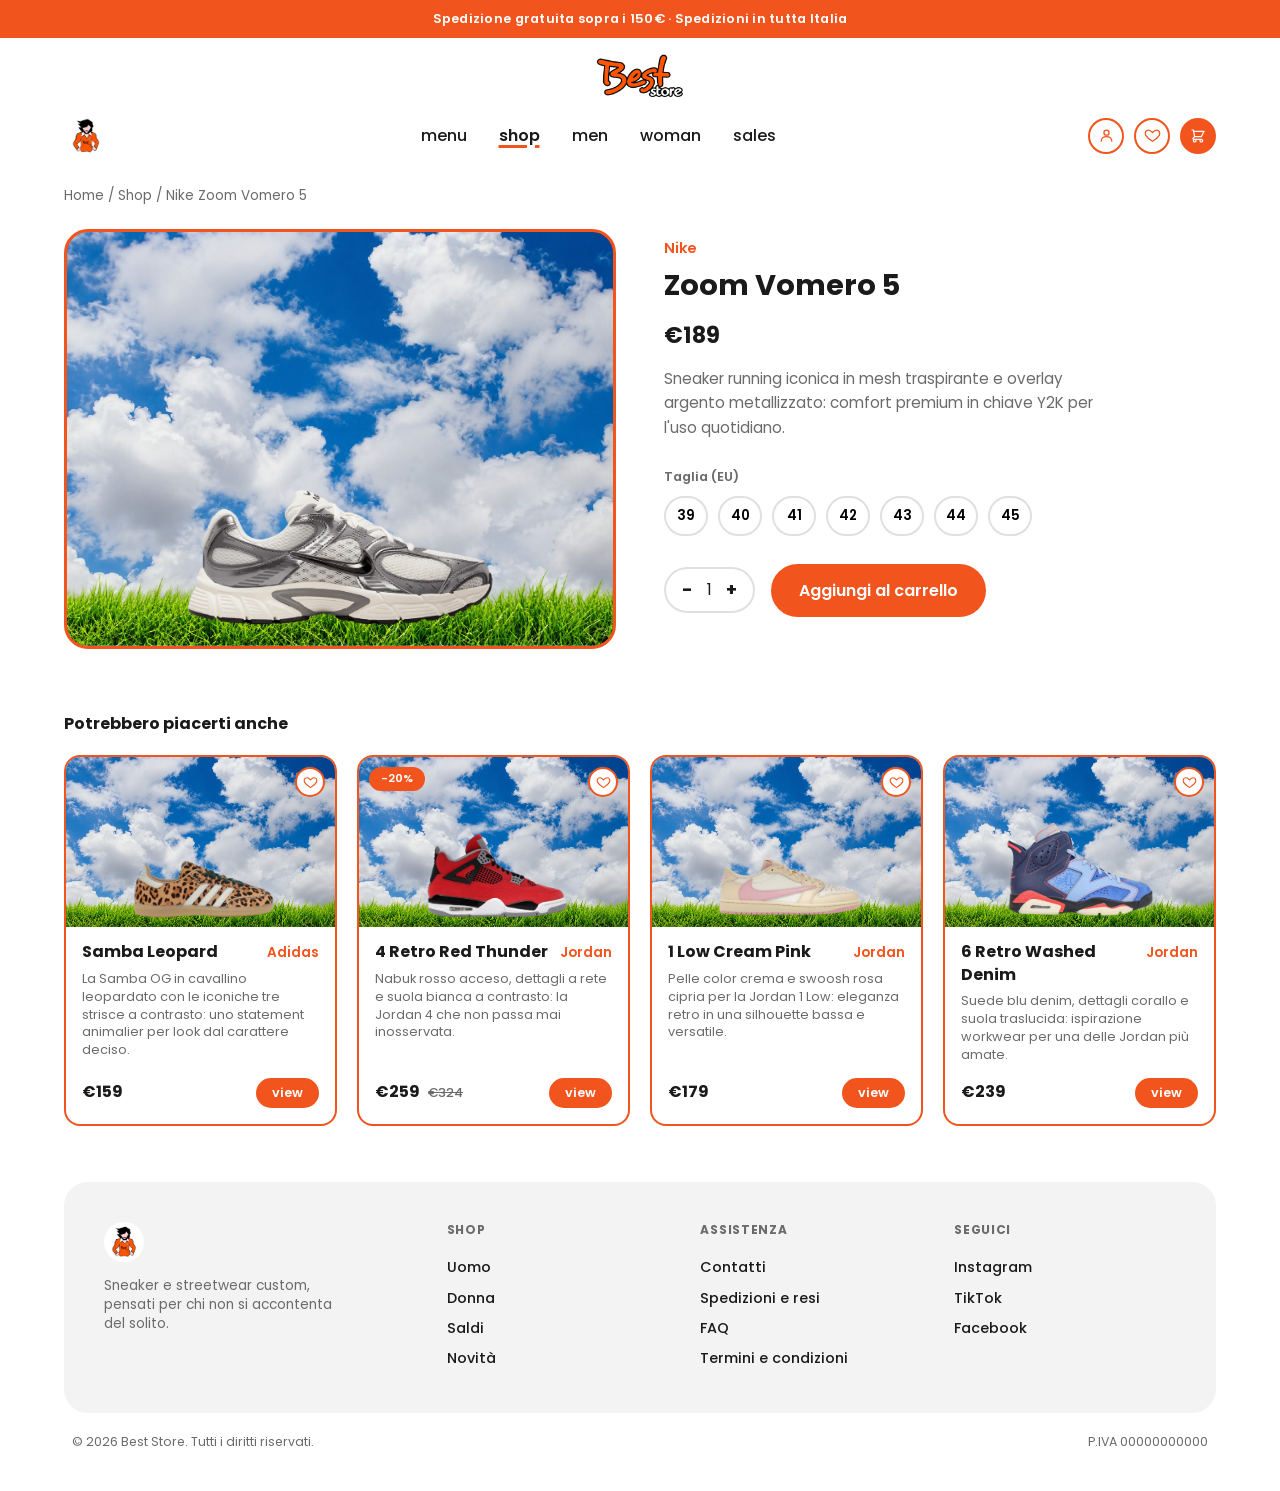
<file: prodotto.html>
<!DOCTYPE html>
<html lang="it">
<head>
  <meta charset="UTF-8">
  <meta name="viewport" content="width=device-width, initial-scale=1.0">
  <title>Best Store</title>
  <link rel="preconnect" href="https://fonts.googleapis.com">
  <link rel="preconnect" href="https://fonts.gstatic.com" crossorigin>
  <link href="https://fonts.googleapis.com/css2?family=Poppins:wght@400;500;600;700;800&display=swap" rel="stylesheet">
  <link rel="stylesheet" href="css/style.css">
  <link rel="icon" type="image/jpeg" href="images/logo.jpeg">
</head>
<body>

  <div class="announcement-bar">Spedizione gratuita sopra i 150€ &middot; Spedizioni in tutta Italia</div>

  <header class="site-header">
    <div class="container header-logo-row">
      <a href="index.html">
        <img src="images/Best Store - logo orizzontale.webp" alt="Best Store" class="header-logo-horizontal">
      </a>
    </div>
    <div class="container header-inner">
      <a href="index.html" class="logo">
        <img src="images/logo.jpeg" alt="Best Store">
      </a>
      <nav class="main-nav">
        <a href="index.html">menu</a>

        <div class="nav-item">
          <a href="catalogo.html" class="active">shop</a>
          <div class="mega-panel shop-panel">
            <a href="catalogo.html?type=shoes" class="mega-banner tint-orange"><span>Shoes</span></a>
            <a href="catalogo.html?type=clothing" class="mega-banner tint-orange"><span>Clothing</span></a>
            <a href="catalogo.html?type=accessories" class="mega-banner tint-orange"><span>Accessories</span></a>
            <a href="catalogo.html" class="mega-banner tint-orange"><span>Tutti i prodotti</span></a>
          </div>
        </div>

        <div class="nav-item">
          <a href="catalogo.html?cat=men">men</a>
          <div class="mega-panel">
            <div class="mega-col">
              <h4>Shoes</h4>
              <a href="catalogo.html?cat=men&type=shoes">Tutte le sneaker</a>
              <a href="catalogo.html?cat=men&type=shoes&sub=novita">Novità</a>
              <a href="catalogo.html?cat=men&type=shoes&sub=saldi">Saldi</a>
            </div>
            <div class="mega-col">
              <h4>Clothing</h4>
              <a href="catalogo.html?cat=men&type=clothing&sub=tshirts">T-shirts</a>
              <a href="catalogo.html?cat=men&type=clothing&sub=pants">Pants</a>
              <a href="catalogo.html?cat=men&type=clothing&sub=felpe">Felpe</a>
              <a href="catalogo.html?cat=men&type=clothing&sub=giacche">Giacche</a>
            </div>
            <div class="mega-col">
              <h4>Accessories</h4>
              <a href="catalogo.html?cat=men&type=accessories&sub=cappelli">Cappelli</a>
              <a href="catalogo.html?cat=men&type=accessories&sub=calzini">Calzini</a>
              <a href="catalogo.html?cat=men&type=accessories&sub=borse">Borse</a>
            </div>
            <a href="catalogo.html?cat=men" class="mega-banner tint-blue">
              <span>Uomo</span>
            </a>
          </div>
        </div>

        <div class="nav-item">
          <a href="catalogo.html?cat=woman">woman</a>
          <div class="mega-panel">
            <div class="mega-col">
              <h4>Shoes</h4>
              <a href="catalogo.html?cat=woman&type=shoes">Tutte le sneaker</a>
              <a href="catalogo.html?cat=woman&type=shoes&sub=novita">Novità</a>
              <a href="catalogo.html?cat=woman&type=shoes&sub=saldi">Saldi</a>
            </div>
            <div class="mega-col">
              <h4>Clothing</h4>
              <a href="catalogo.html?cat=woman&type=clothing&sub=tshirts">T-shirts</a>
              <a href="catalogo.html?cat=woman&type=clothing&sub=pants">Pants</a>
              <a href="catalogo.html?cat=woman&type=clothing&sub=felpe">Felpe</a>
              <a href="catalogo.html?cat=woman&type=clothing&sub=giacche">Giacche</a>
            </div>
            <div class="mega-col">
              <h4>Accessories</h4>
              <a href="catalogo.html?cat=woman&type=accessories&sub=cappelli">Cappelli</a>
              <a href="catalogo.html?cat=woman&type=accessories&sub=calzini">Calzini</a>
              <a href="catalogo.html?cat=woman&type=accessories&sub=borse">Borse</a>
            </div>
            <a href="catalogo.html?cat=woman" class="mega-banner tint-pink">
              <span>Donna</span>
            </a>
          </div>
        </div>

        <a href="catalogo.html?cat=sales">sales</a>
      </nav>
      <div class="header-icons">
        <a href="login.html" class="account-btn" aria-label="Accedi">
          <svg viewBox="0 0 24 24" fill="none" xmlns="http://www.w3.org/2000/svg">
            <circle cx="12" cy="8" r="3.6" stroke="currentColor" stroke-width="1.8"/>
            <path d="M4.5 20c0-4 3.5-6.5 7.5-6.5s7.5 2.5 7.5 6.5" stroke="currentColor" stroke-width="1.8" stroke-linecap="round"/>
          </svg>
        </a>
        <a href="preferiti.html" class="wishlist-header-btn" aria-label="Preferiti">
          <svg viewBox="0 0 24 24" fill="none" xmlns="http://www.w3.org/2000/svg">
            <path d="M12 20.2s-7.2-4.4-9.7-8.8C1 8 2.6 4.3 6.2 4.3c2.1 0 3.7 1.2 5.8 3.4 2.1-2.2 3.7-3.4 5.8-3.4 3.6 0 5.2 3.7 3.9 7.1-2.5 4.4-9.7 8.8-9.7 8.8z" stroke="currentColor" stroke-width="1.8" stroke-linejoin="round"/>
          </svg>
          <span class="cart-count" id="wishlist-count" hidden>0</span>
        </a>
        <a href="carrello.html" class="cart-btn" aria-label="Carrello">
          <svg viewBox="0 0 24 24" fill="none" xmlns="http://www.w3.org/2000/svg">
            <path d="M3 3H5L5.4 5M7 13H17L21 5H5.4M7 13L5.4 5M7 13L4.7 15.3C4.1 15.9 4.5 17 5.4 17H17M17 17C15.9 17 15 17.9 15 19C15 20.1 15.9 21 17 21C18.1 21 19 20.1 19 19C19 17.9 18.1 17 17 17ZM9 19C9 20.1 8.1 21 7 21C5.9 21 5 20.1 5 19C5 17.9 5.9 17 7 17C8.1 17 9 17.9 9 19Z" stroke="currentColor" stroke-width="1.8" stroke-linecap="round" stroke-linejoin="round"/>
        </svg>
          <span class="cart-count" id="cart-count" hidden>0</span>
        </a>
      </div>
    </div>
  </header>

  <main>
    <section class="breadcrumb container">
      <a href="index.html">Home</a> / <a href="catalogo.html">Shop</a> / <span id="detail-model-crumb">Prodotto</span>
    </section>

    <section class="product-detail container" id="product-detail">
      <div class="product-detail-image">
        <span class="badge" id="detail-badge" hidden></span>
        <img id="detail-image" src="" alt="">
        <button type="button" id="detail-image-next" class="product-image-next" hidden aria-label="Foto successiva">
          <svg viewBox="0 0 24 24" fill="none"><path d="M9 6l6 6-6 6" stroke="currentColor" stroke-width="2.4" stroke-linecap="round" stroke-linejoin="round"/></svg>
        </button>
        <div class="product-image-dots" id="detail-image-dots"></div>
      </div>

      <div class="product-detail-info">
        <span class="tag" id="detail-brand"></span>
        <h1 id="detail-model"></h1>
        <p class="price-group">
          <span class="price price-lg" id="detail-price"></span>
          <span class="price-old" id="detail-price-old" hidden></span>
        </p>
        <p class="detail-desc" id="detail-desc"></p>

        <div class="size-block" id="size-block">
          <span class="size-label">Taglia (EU)</span>
          <div class="size-list" id="size-list"></div>
        </div>

        <div class="detail-actions">
          <div class="qty-stepper">
            <button type="button" id="detail-qty-minus" aria-label="Diminuisci">-</button>
            <span id="detail-qty-value">1</span>
            <button type="button" id="detail-qty-plus" aria-label="Aumenta">+</button>
          </div>
          <button type="button" id="add-to-cart-btn" class="btn btn-primary btn-large">Aggiungi al carrello</button>
        </div>
      </div>
    </section>

    <section class="products container related">
      <div class="products-header">
        <h2 class="section-title">Potrebbero piacerti anche</h2>
      </div>
      <div class="products-grid" id="related-grid"></div>
    </section>
  </main>

  <footer class="site-footer container">
    <div class="footer-top">
      <div class="footer-brand">
        <img src="images/logo.jpeg" alt="Best Store" class="footer-logo">
        <p>Sneaker e streetwear custom, pensati per chi non si accontenta del solito.</p>
      </div>
      <div class="footer-col">
        <h4>Shop</h4>
        <a href="catalogo.html?cat=men">Uomo</a>
        <a href="catalogo.html?cat=woman">Donna</a>
        <a href="catalogo.html?cat=sales">Saldi</a>
        <a href="catalogo.html">Novità</a>
      </div>
      <div class="footer-col">
        <h4>Assistenza</h4>
        <a href="contatti.html">Contatti</a>
        <a href="spedizioni.html">Spedizioni e resi</a>
        <a href="faq.html">FAQ</a>
        <a href="termini.html">Termini e condizioni</a>
      </div>
      <div class="footer-col">
        <h4>Seguici</h4>
        <a href="#">Instagram</a>
        <a href="#">TikTok</a>
        <a href="#">Facebook</a>
      </div>
    </div>
    <div class="footer-bottom">
      <p>&copy; 2026 Best Store. Tutti i diritti riservati.</p>
      <p>P.IVA 00000000000</p>
    </div>
  </footer>

  <script src="js/products-data.js"></script>
  <script src="js/main.js"></script>
</body>
</html>
</file>
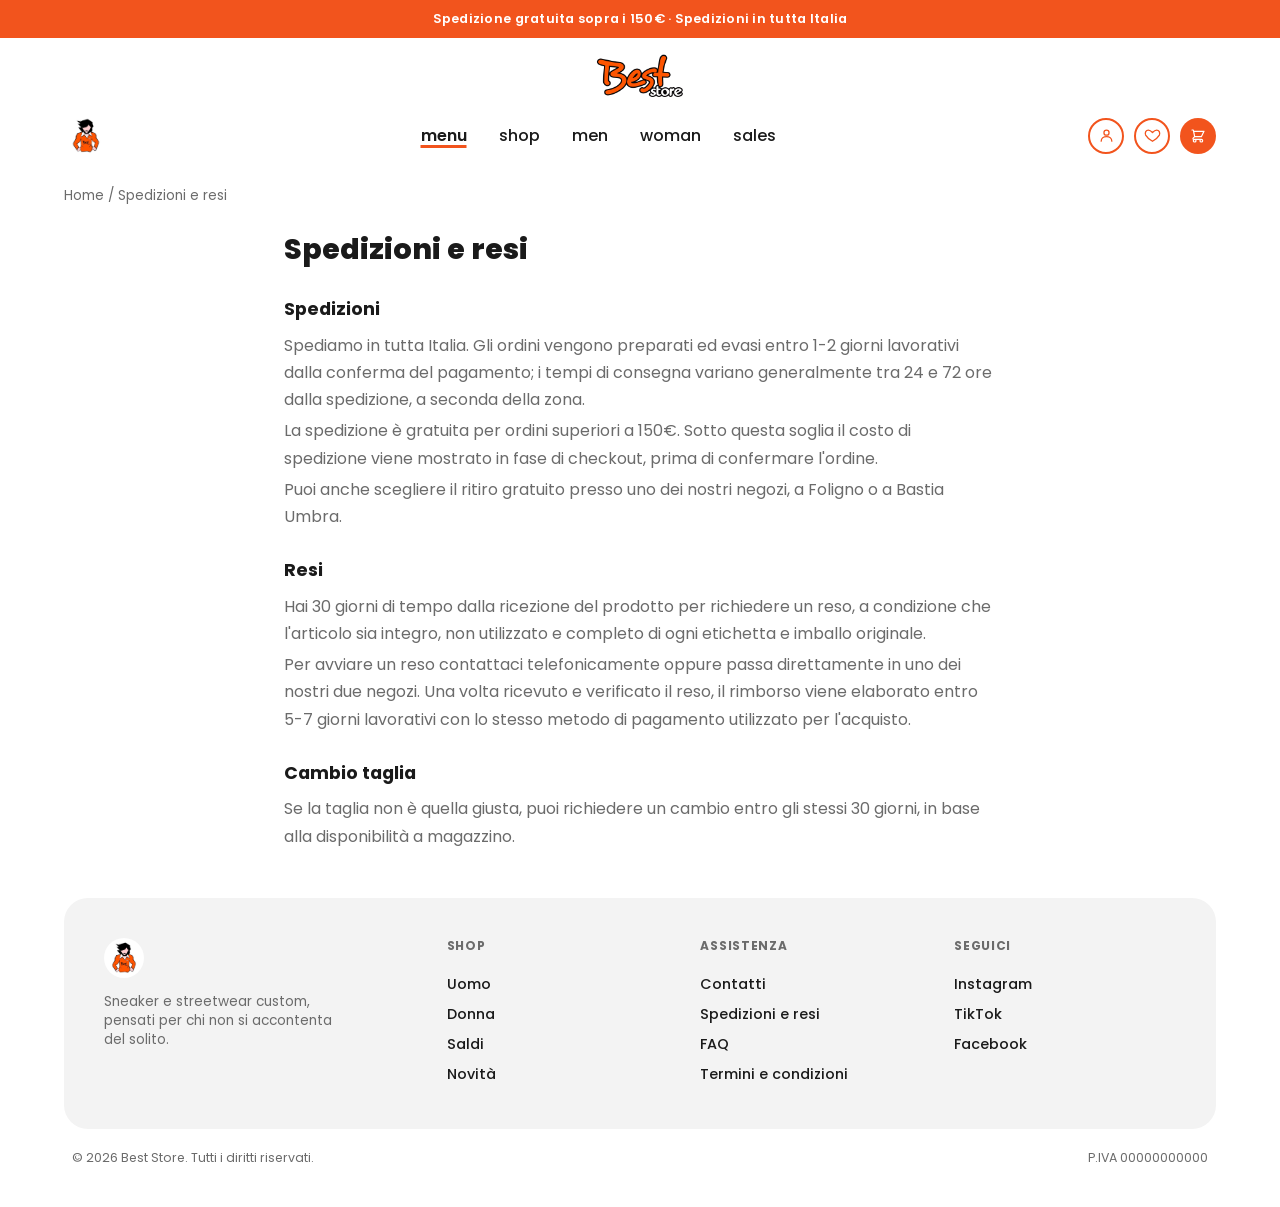
<file: spedizioni.html>
<!DOCTYPE html>
<html lang="it">
<head>
  <meta charset="UTF-8">
  <meta name="viewport" content="width=device-width, initial-scale=1.0">
  <title>Spedizioni e resi — Best Store</title>
  <link rel="preconnect" href="https://fonts.googleapis.com">
  <link rel="preconnect" href="https://fonts.gstatic.com" crossorigin>
  <link href="https://fonts.googleapis.com/css2?family=Poppins:wght@400;500;600;700;800&display=swap" rel="stylesheet">
  <link rel="stylesheet" href="css/style.css">
  <link rel="icon" type="image/jpeg" href="images/logo.jpeg">
</head>
<body>

  <div class="announcement-bar">Spedizione gratuita sopra i 150€ &middot; Spedizioni in tutta Italia</div>

  <header class="site-header">
    <div class="container header-logo-row">
      <a href="index.html">
        <img src="images/Best Store - logo orizzontale.webp" alt="Best Store" class="header-logo-horizontal">
      </a>
    </div>
    <div class="container header-inner">
      <a href="index.html" class="logo">
        <img src="images/logo.jpeg" alt="Best Store">
      </a>
      <nav class="main-nav">
        <a href="index.html">menu</a>

        <div class="nav-item">
          <a href="catalogo.html">shop</a>
          <div class="mega-panel shop-panel">
            <a href="catalogo.html?type=shoes" class="mega-banner tint-orange"><span>Shoes</span></a>
            <a href="catalogo.html?type=clothing" class="mega-banner tint-orange"><span>Clothing</span></a>
            <a href="catalogo.html?type=accessories" class="mega-banner tint-orange"><span>Accessories</span></a>
            <a href="catalogo.html" class="mega-banner tint-orange"><span>Tutti i prodotti</span></a>
          </div>
        </div>

        <div class="nav-item">
          <a href="catalogo.html?cat=men">men</a>
          <div class="mega-panel">
            <div class="mega-col">
              <h4>Shoes</h4>
              <a href="catalogo.html?cat=men&type=shoes">Tutte le sneaker</a>
              <a href="catalogo.html?cat=men&type=shoes&sub=novita">Novità</a>
              <a href="catalogo.html?cat=men&type=shoes&sub=saldi">Saldi</a>
            </div>
            <div class="mega-col">
              <h4>Clothing</h4>
              <a href="catalogo.html?cat=men&type=clothing&sub=tshirts">T-shirts</a>
              <a href="catalogo.html?cat=men&type=clothing&sub=pants">Pants</a>
              <a href="catalogo.html?cat=men&type=clothing&sub=felpe">Felpe</a>
              <a href="catalogo.html?cat=men&type=clothing&sub=giacche">Giacche</a>
            </div>
            <div class="mega-col">
              <h4>Accessories</h4>
              <a href="catalogo.html?cat=men&type=accessories&sub=cappelli">Cappelli</a>
              <a href="catalogo.html?cat=men&type=accessories&sub=calzini">Calzini</a>
              <a href="catalogo.html?cat=men&type=accessories&sub=borse">Borse</a>
            </div>
            <a href="catalogo.html?cat=men" class="mega-banner tint-blue">
              <span>Uomo</span>
            </a>
          </div>
        </div>

        <div class="nav-item">
          <a href="catalogo.html?cat=woman">woman</a>
          <div class="mega-panel">
            <div class="mega-col">
              <h4>Shoes</h4>
              <a href="catalogo.html?cat=woman&type=shoes">Tutte le sneaker</a>
              <a href="catalogo.html?cat=woman&type=shoes&sub=novita">Novità</a>
              <a href="catalogo.html?cat=woman&type=shoes&sub=saldi">Saldi</a>
            </div>
            <div class="mega-col">
              <h4>Clothing</h4>
              <a href="catalogo.html?cat=woman&type=clothing&sub=tshirts">T-shirts</a>
              <a href="catalogo.html?cat=woman&type=clothing&sub=pants">Pants</a>
              <a href="catalogo.html?cat=woman&type=clothing&sub=felpe">Felpe</a>
              <a href="catalogo.html?cat=woman&type=clothing&sub=giacche">Giacche</a>
            </div>
            <div class="mega-col">
              <h4>Accessories</h4>
              <a href="catalogo.html?cat=woman&type=accessories&sub=cappelli">Cappelli</a>
              <a href="catalogo.html?cat=woman&type=accessories&sub=calzini">Calzini</a>
              <a href="catalogo.html?cat=woman&type=accessories&sub=borse">Borse</a>
            </div>
            <a href="catalogo.html?cat=woman" class="mega-banner tint-pink">
              <span>Donna</span>
            </a>
          </div>
        </div>

        <a href="catalogo.html?cat=sales">sales</a>
      </nav>
      <div class="header-icons">
        <a href="login.html" class="account-btn" aria-label="Accedi">
          <svg viewBox="0 0 24 24" fill="none" xmlns="http://www.w3.org/2000/svg">
            <circle cx="12" cy="8" r="3.6" stroke="currentColor" stroke-width="1.8"/>
            <path d="M4.5 20c0-4 3.5-6.5 7.5-6.5s7.5 2.5 7.5 6.5" stroke="currentColor" stroke-width="1.8" stroke-linecap="round"/>
          </svg>
        </a>
        <a href="preferiti.html" class="wishlist-header-btn" aria-label="Preferiti">
          <svg viewBox="0 0 24 24" fill="none" xmlns="http://www.w3.org/2000/svg">
            <path d="M12 20.2s-7.2-4.4-9.7-8.8C1 8 2.6 4.3 6.2 4.3c2.1 0 3.7 1.2 5.8 3.4 2.1-2.2 3.7-3.4 5.8-3.4 3.6 0 5.2 3.7 3.9 7.1-2.5 4.4-9.7 8.8-9.7 8.8z" stroke="currentColor" stroke-width="1.8" stroke-linejoin="round"/>
          </svg>
          <span class="cart-count" id="wishlist-count" hidden>0</span>
        </a>
        <a href="carrello.html" class="cart-btn" aria-label="Carrello">
          <svg viewBox="0 0 24 24" fill="none" xmlns="http://www.w3.org/2000/svg">
            <path d="M3 3H5L5.4 5M7 13H17L21 5H5.4M7 13L5.4 5M7 13L4.7 15.3C4.1 15.9 4.5 17 5.4 17H17M17 17C15.9 17 15 17.9 15 19C15 20.1 15.9 21 17 21C18.1 21 19 20.1 19 19C19 17.9 18.1 17 17 17ZM9 19C9 20.1 8.1 21 7 21C5.9 21 5 20.1 5 19C5 17.9 5.9 17 7 17C8.1 17 9 17.9 9 19Z" stroke="currentColor" stroke-width="1.8" stroke-linecap="round" stroke-linejoin="round"/>
          </svg>
          <span class="cart-count" id="cart-count" hidden>0</span>
        </a>
      </div>
    </div>
  </header>

  <main>
    <section class="breadcrumb container">
      <a href="index.html">Home</a> / <span>Spedizioni e resi</span>
    </section>

    <section class="content-page container">
      <h1>Spedizioni e resi</h1>

      <h2>Spedizioni</h2>
      <p>Spediamo in tutta Italia. Gli ordini vengono preparati ed evasi entro 1-2 giorni lavorativi dalla conferma del pagamento; i tempi di consegna variano generalmente tra 24 e 72 ore dalla spedizione, a seconda della zona.</p>
      <p>La spedizione è gratuita per ordini superiori a 150€. Sotto questa soglia il costo di spedizione viene mostrato in fase di checkout, prima di confermare l'ordine.</p>
      <p>Puoi anche scegliere il ritiro gratuito presso uno dei nostri negozi, a Foligno o a Bastia Umbra.</p>

      <h2>Resi</h2>
      <p>Hai 30 giorni di tempo dalla ricezione del prodotto per richiedere un reso, a condizione che l'articolo sia integro, non utilizzato e completo di ogni etichetta e imballo originale.</p>
      <p>Per avviare un reso contattaci telefonicamente oppure passa direttamente in uno dei nostri due negozi. Una volta ricevuto e verificato il reso, il rimborso viene elaborato entro 5-7 giorni lavorativi con lo stesso metodo di pagamento utilizzato per l'acquisto.</p>

      <h2>Cambio taglia</h2>
      <p>Se la taglia non è quella giusta, puoi richiedere un cambio entro gli stessi 30 giorni, in base alla disponibilità a magazzino.</p>
    </section>
  </main>

  <footer class="site-footer container">
    <div class="footer-top">
      <div class="footer-brand">
        <img src="images/logo.jpeg" alt="Best Store" class="footer-logo">
        <p>Sneaker e streetwear custom, pensati per chi non si accontenta del solito.</p>
      </div>
      <div class="footer-col">
        <h4>Shop</h4>
        <a href="catalogo.html?cat=men">Uomo</a>
        <a href="catalogo.html?cat=woman">Donna</a>
        <a href="catalogo.html?cat=sales">Saldi</a>
        <a href="catalogo.html">Novità</a>
      </div>
      <div class="footer-col">
        <h4>Assistenza</h4>
        <a href="contatti.html">Contatti</a>
        <a href="spedizioni.html">Spedizioni e resi</a>
        <a href="faq.html">FAQ</a>
        <a href="termini.html">Termini e condizioni</a>
      </div>
      <div class="footer-col">
        <h4>Seguici</h4>
        <a href="#">Instagram</a>
        <a href="#">TikTok</a>
        <a href="#">Facebook</a>
      </div>
    </div>
    <div class="footer-bottom">
      <p>&copy; 2026 Best Store. Tutti i diritti riservati.</p>
      <p>P.IVA 00000000000</p>
    </div>
  </footer>

  <script src="js/products-data.js"></script>
  <script src="js/main.js"></script>
</body>
</html>
</file>
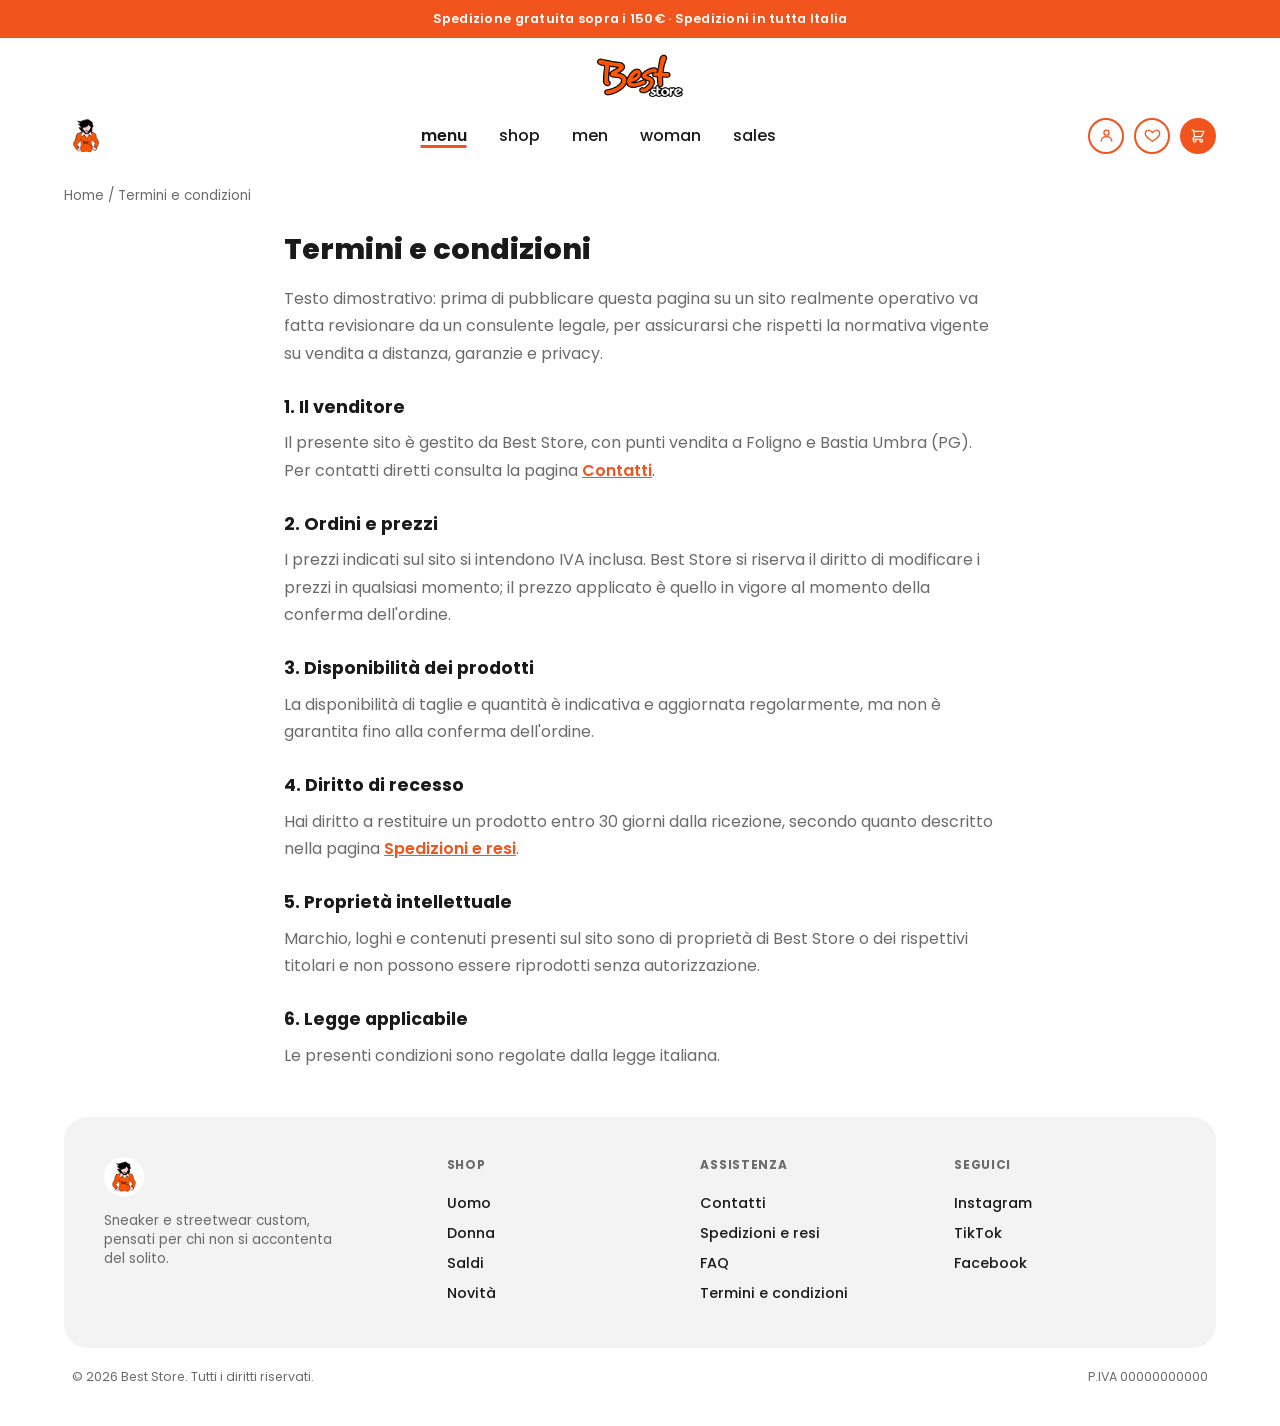
<file: termini.html>
<!DOCTYPE html>
<html lang="it">
<head>
  <meta charset="UTF-8">
  <meta name="viewport" content="width=device-width, initial-scale=1.0">
  <title>Termini e condizioni — Best Store</title>
  <link rel="preconnect" href="https://fonts.googleapis.com">
  <link rel="preconnect" href="https://fonts.gstatic.com" crossorigin>
  <link href="https://fonts.googleapis.com/css2?family=Poppins:wght@400;500;600;700;800&display=swap" rel="stylesheet">
  <link rel="stylesheet" href="css/style.css">
  <link rel="icon" type="image/jpeg" href="images/logo.jpeg">
</head>
<body>

  <div class="announcement-bar">Spedizione gratuita sopra i 150€ &middot; Spedizioni in tutta Italia</div>

  <header class="site-header">
    <div class="container header-logo-row">
      <a href="index.html">
        <img src="images/Best Store - logo orizzontale.webp" alt="Best Store" class="header-logo-horizontal">
      </a>
    </div>
    <div class="container header-inner">
      <a href="index.html" class="logo">
        <img src="images/logo.jpeg" alt="Best Store">
      </a>
      <nav class="main-nav">
        <a href="index.html">menu</a>

        <div class="nav-item">
          <a href="catalogo.html">shop</a>
          <div class="mega-panel shop-panel">
            <a href="catalogo.html?type=shoes" class="mega-banner tint-orange"><span>Shoes</span></a>
            <a href="catalogo.html?type=clothing" class="mega-banner tint-orange"><span>Clothing</span></a>
            <a href="catalogo.html?type=accessories" class="mega-banner tint-orange"><span>Accessories</span></a>
            <a href="catalogo.html" class="mega-banner tint-orange"><span>Tutti i prodotti</span></a>
          </div>
        </div>

        <div class="nav-item">
          <a href="catalogo.html?cat=men">men</a>
          <div class="mega-panel">
            <div class="mega-col">
              <h4>Shoes</h4>
              <a href="catalogo.html?cat=men&type=shoes">Tutte le sneaker</a>
              <a href="catalogo.html?cat=men&type=shoes&sub=novita">Novità</a>
              <a href="catalogo.html?cat=men&type=shoes&sub=saldi">Saldi</a>
            </div>
            <div class="mega-col">
              <h4>Clothing</h4>
              <a href="catalogo.html?cat=men&type=clothing&sub=tshirts">T-shirts</a>
              <a href="catalogo.html?cat=men&type=clothing&sub=pants">Pants</a>
              <a href="catalogo.html?cat=men&type=clothing&sub=felpe">Felpe</a>
              <a href="catalogo.html?cat=men&type=clothing&sub=giacche">Giacche</a>
            </div>
            <div class="mega-col">
              <h4>Accessories</h4>
              <a href="catalogo.html?cat=men&type=accessories&sub=cappelli">Cappelli</a>
              <a href="catalogo.html?cat=men&type=accessories&sub=calzini">Calzini</a>
              <a href="catalogo.html?cat=men&type=accessories&sub=borse">Borse</a>
            </div>
            <a href="catalogo.html?cat=men" class="mega-banner tint-blue">
              <span>Uomo</span>
            </a>
          </div>
        </div>

        <div class="nav-item">
          <a href="catalogo.html?cat=woman">woman</a>
          <div class="mega-panel">
            <div class="mega-col">
              <h4>Shoes</h4>
              <a href="catalogo.html?cat=woman&type=shoes">Tutte le sneaker</a>
              <a href="catalogo.html?cat=woman&type=shoes&sub=novita">Novità</a>
              <a href="catalogo.html?cat=woman&type=shoes&sub=saldi">Saldi</a>
            </div>
            <div class="mega-col">
              <h4>Clothing</h4>
              <a href="catalogo.html?cat=woman&type=clothing&sub=tshirts">T-shirts</a>
              <a href="catalogo.html?cat=woman&type=clothing&sub=pants">Pants</a>
              <a href="catalogo.html?cat=woman&type=clothing&sub=felpe">Felpe</a>
              <a href="catalogo.html?cat=woman&type=clothing&sub=giacche">Giacche</a>
            </div>
            <div class="mega-col">
              <h4>Accessories</h4>
              <a href="catalogo.html?cat=woman&type=accessories&sub=cappelli">Cappelli</a>
              <a href="catalogo.html?cat=woman&type=accessories&sub=calzini">Calzini</a>
              <a href="catalogo.html?cat=woman&type=accessories&sub=borse">Borse</a>
            </div>
            <a href="catalogo.html?cat=woman" class="mega-banner tint-pink">
              <span>Donna</span>
            </a>
          </div>
        </div>

        <a href="catalogo.html?cat=sales">sales</a>
      </nav>
      <div class="header-icons">
        <a href="login.html" class="account-btn" aria-label="Accedi">
          <svg viewBox="0 0 24 24" fill="none" xmlns="http://www.w3.org/2000/svg">
            <circle cx="12" cy="8" r="3.6" stroke="currentColor" stroke-width="1.8"/>
            <path d="M4.5 20c0-4 3.5-6.5 7.5-6.5s7.5 2.5 7.5 6.5" stroke="currentColor" stroke-width="1.8" stroke-linecap="round"/>
          </svg>
        </a>
        <a href="preferiti.html" class="wishlist-header-btn" aria-label="Preferiti">
          <svg viewBox="0 0 24 24" fill="none" xmlns="http://www.w3.org/2000/svg">
            <path d="M12 20.2s-7.2-4.4-9.7-8.8C1 8 2.6 4.3 6.2 4.3c2.1 0 3.7 1.2 5.8 3.4 2.1-2.2 3.7-3.4 5.8-3.4 3.6 0 5.2 3.7 3.9 7.1-2.5 4.4-9.7 8.8-9.7 8.8z" stroke="currentColor" stroke-width="1.8" stroke-linejoin="round"/>
          </svg>
          <span class="cart-count" id="wishlist-count" hidden>0</span>
        </a>
        <a href="carrello.html" class="cart-btn" aria-label="Carrello">
          <svg viewBox="0 0 24 24" fill="none" xmlns="http://www.w3.org/2000/svg">
            <path d="M3 3H5L5.4 5M7 13H17L21 5H5.4M7 13L5.4 5M7 13L4.7 15.3C4.1 15.9 4.5 17 5.4 17H17M17 17C15.9 17 15 17.9 15 19C15 20.1 15.9 21 17 21C18.1 21 19 20.1 19 19C19 17.9 18.1 17 17 17ZM9 19C9 20.1 8.1 21 7 21C5.9 21 5 20.1 5 19C5 17.9 5.9 17 7 17C8.1 17 9 17.9 9 19Z" stroke="currentColor" stroke-width="1.8" stroke-linecap="round" stroke-linejoin="round"/>
          </svg>
          <span class="cart-count" id="cart-count" hidden>0</span>
        </a>
      </div>
    </div>
  </header>

  <main>
    <section class="breadcrumb container">
      <a href="index.html">Home</a> / <span>Termini e condizioni</span>
    </section>

    <section class="content-page container">
      <h1>Termini e condizioni</h1>
      <p class="content-lead">Testo dimostrativo: prima di pubblicare questa pagina su un sito realmente operativo va fatta revisionare da un consulente legale, per assicurarsi che rispetti la normativa vigente su vendita a distanza, garanzie e privacy.</p>

      <h2>1. Il venditore</h2>
      <p>Il presente sito è gestito da Best Store, con punti vendita a Foligno e Bastia Umbra (PG). Per contatti diretti consulta la pagina <a href="contatti.html">Contatti</a>.</p>

      <h2>2. Ordini e prezzi</h2>
      <p>I prezzi indicati sul sito si intendono IVA inclusa. Best Store si riserva il diritto di modificare i prezzi in qualsiasi momento; il prezzo applicato è quello in vigore al momento della conferma dell'ordine.</p>

      <h2>3. Disponibilità dei prodotti</h2>
      <p>La disponibilità di taglie e quantità è indicativa e aggiornata regolarmente, ma non è garantita fino alla conferma dell'ordine.</p>

      <h2>4. Diritto di recesso</h2>
      <p>Hai diritto a restituire un prodotto entro 30 giorni dalla ricezione, secondo quanto descritto nella pagina <a href="spedizioni.html">Spedizioni e resi</a>.</p>

      <h2>5. Proprietà intellettuale</h2>
      <p>Marchio, loghi e contenuti presenti sul sito sono di proprietà di Best Store o dei rispettivi titolari e non possono essere riprodotti senza autorizzazione.</p>

      <h2>6. Legge applicabile</h2>
      <p>Le presenti condizioni sono regolate dalla legge italiana.</p>
    </section>
  </main>

  <footer class="site-footer container">
    <div class="footer-top">
      <div class="footer-brand">
        <img src="images/logo.jpeg" alt="Best Store" class="footer-logo">
        <p>Sneaker e streetwear custom, pensati per chi non si accontenta del solito.</p>
      </div>
      <div class="footer-col">
        <h4>Shop</h4>
        <a href="catalogo.html?cat=men">Uomo</a>
        <a href="catalogo.html?cat=woman">Donna</a>
        <a href="catalogo.html?cat=sales">Saldi</a>
        <a href="catalogo.html">Novità</a>
      </div>
      <div class="footer-col">
        <h4>Assistenza</h4>
        <a href="contatti.html">Contatti</a>
        <a href="spedizioni.html">Spedizioni e resi</a>
        <a href="faq.html">FAQ</a>
        <a href="termini.html">Termini e condizioni</a>
      </div>
      <div class="footer-col">
        <h4>Seguici</h4>
        <a href="#">Instagram</a>
        <a href="#">TikTok</a>
        <a href="#">Facebook</a>
      </div>
    </div>
    <div class="footer-bottom">
      <p>&copy; 2026 Best Store. Tutti i diritti riservati.</p>
      <p>P.IVA 00000000000</p>
    </div>
  </footer>

  <script src="js/products-data.js"></script>
  <script src="js/main.js"></script>
</body>
</html>
</file>
<file: css/style.css>
:root {
  --orange: #f2541d;
  --orange-dark: #d94512;
  --text: #1a1a1a;
  --text-muted: #6b6b6b;
  --border-radius-lg: 24px;
  --border-radius-md: 16px;
  --border-radius-pill: 999px;
}

* {
  box-sizing: border-box;
  margin: 0;
  padding: 0;
}

html {
  scroll-behavior: smooth;
}

body {
  font-family: "Poppins", -apple-system, BlinkMacSystemFont, "Segoe UI", sans-serif;
  color: var(--text);
  background: #ffffff;
  line-height: 1.4;
}

.container {
  max-width: 1200px;
  margin: 0 auto;
  padding: 0 24px;
}

a {
  text-decoration: none;
  color: inherit;
}

button {
  font-family: inherit;
}

/* Buttons */

.btn {
  display: inline-flex;
  align-items: center;
  justify-content: center;
  border-radius: var(--border-radius-pill);
  font-weight: 600;
  font-size: 0.9rem;
  padding: 10px 22px;
  border: none;
  cursor: pointer;
  transition: background 0.2s ease, transform 0.15s ease;
}

.btn-primary {
  background: var(--orange);
  color: #ffffff;
}

.btn-primary:hover {
  background: var(--orange-dark);
}

.btn-small {
  padding: 6px 16px;
  font-size: 0.8rem;
}

.btn-large {
  padding: 14px 28px;
  font-size: 1rem;
}

/* Header */

.announcement-bar {
  background: var(--orange);
  color: #ffffff;
  text-align: center;
  font-size: 0.8rem;
  font-weight: 600;
  letter-spacing: 0.02em;
  padding: 10px 16px;
}

.site-header {
  padding: 16px 0 20px;
}

.header-logo-row {
  display: flex;
  justify-content: center;
  margin-bottom: 14px;
}

.header-logo-horizontal {
  height: 46px;
  width: auto;
  display: block;
}

.header-inner {
  position: relative;
  display: flex;
  align-items: center;
  justify-content: space-between;
  gap: 24px;
}

.logo img {
  width: 44px;
  height: 44px;
  border-radius: 50%;
  object-fit: cover;
  display: block;
}

.header-icons {
  display: flex;
  align-items: center;
  gap: 10px;
}

.main-nav {
  display: flex;
  align-items: center;
  gap: 32px;
  font-weight: 500;
  color: var(--text);
}

.main-nav a.active {
  text-decoration: underline;
  text-decoration-color: var(--orange);
  text-decoration-thickness: 2.5px;
  text-underline-offset: 4px;
  font-weight: 600;
}

.main-nav > a,
.nav-item > a {
  display: inline-block;
  transition: transform 0.15s ease;
}

.main-nav > a:hover,
.nav-item:hover > a {
  transform: scale(1.06);
  text-decoration: underline;
  text-decoration-color: var(--orange);
  text-decoration-thickness: 2.5px;
  text-underline-offset: 4px;
}

/* Mega menu */

.mega-panel {
  display: grid;
  position: absolute;
  top: calc(100% + 20px);
  left: 0;
  right: 0;
  background: #ffffff;
  border-radius: var(--border-radius-md);
  box-shadow: 0 16px 40px rgba(0, 0, 0, 0.14);
  padding: 28px 32px;
  gap: 24px;
  grid-template-columns: repeat(3, 1fr) 1.3fr;
  z-index: 50;
  opacity: 0;
  visibility: hidden;
  transform: translateY(-12px);
  transition: opacity 0.25s ease, transform 0.25s cubic-bezier(0.22, 1, 0.36, 1), visibility 0s linear 0.35s;
}

.nav-item:hover .mega-panel {
  opacity: 1;
  visibility: visible;
  transform: translateY(0);
  transition: opacity 0.25s ease, transform 0.25s cubic-bezier(0.22, 1, 0.36, 1), visibility 0s linear 0s;
}

/* invisible bridge so moving the cursor from the link into the panel
   doesn't cross a dead zone and close the menu */
.mega-panel::before {
  content: "";
  position: absolute;
  top: -20px;
  left: 0;
  right: 0;
  height: 20px;
}

.mega-col h4 {
  font-size: 0.72rem;
  text-transform: uppercase;
  letter-spacing: 0.06em;
  color: var(--text-muted);
  margin-bottom: 12px;
}

.mega-banner {
  position: relative;
  display: flex;
  align-items: flex-end;
  border-radius: var(--border-radius-md);
  overflow: hidden;
  min-height: 140px;
  box-shadow: 0 0 0 2px transparent;
  background: url("../images/hero image.webp") center / cover no-repeat;
  padding: 16px;
  transition: transform 0.2s ease, box-shadow 0.2s ease;
}

.mega-banner:hover {
  transform: scale(1.02);
  box-shadow: 0 0 0 2px var(--orange);
}

.mega-banner::after {
  content: "";
  position: absolute;
  inset: 0;
}

.mega-banner.tint-blue::after {
  background: rgba(37, 99, 235, 0.5);
}

.mega-banner.tint-pink::after {
  background: rgba(236, 72, 153, 0.5);
}

.mega-banner.tint-orange::after {
  background: rgba(242, 84, 29, 0.55);
}

.shop-panel {
  grid-template-columns: repeat(4, 1fr);
}

.shop-panel .mega-banner {
  min-height: 120px;
  align-items: center;
  justify-content: center;
}

.mega-banner span {
  position: relative;
  z-index: 1;
  color: #ffffff;
  font-weight: 700;
  font-size: 1.05rem;
  text-shadow: 0 2px 8px rgba(0, 0, 0, 0.3);
}

.mega-col a {
  display: block;
  width: fit-content;
  padding: 6px 0;
  font-size: 0.9rem;
  font-weight: 500;
  transform-origin: left center;
  transition: transform 0.15s ease, color 0.15s ease;
}

.mega-col a:hover {
  transform: scale(1.06);
  color: var(--orange);
}

/* Cart button */

.cart-btn {
  position: relative;
  width: 36px;
  height: 36px;
  flex-shrink: 0;
  border-radius: 50%;
  border: none;
  background: var(--orange);
  display: flex;
  align-items: center;
  justify-content: center;
  color: #ffffff;
  transition: background 0.2s ease;
}

.cart-btn svg {
  width: 16px;
  height: 16px;
}

.cart-btn:hover {
  background: var(--orange-dark);
}

.cart-count {
  position: absolute;
  top: -3px;
  right: -3px;
  min-width: 16px;
  height: 16px;
  padding: 0 4px;
  border-radius: var(--border-radius-pill);
  background: #ffffff;
  border: 2px solid var(--orange);
  color: var(--orange);
  font-size: 0.62rem;
  font-weight: 700;
  display: flex;
  align-items: center;
  justify-content: center;
}

.cart-count[hidden] {
  display: none;
}

.account-btn,
.wishlist-header-btn {
  position: relative;
  width: 36px;
  height: 36px;
  flex-shrink: 0;
  border-radius: 50%;
  border: 2px solid var(--orange);
  background: #ffffff;
  color: var(--orange);
  display: flex;
  align-items: center;
  justify-content: center;
  transition: background 0.2s ease, color 0.2s ease;
}

.account-btn svg,
.wishlist-header-btn svg {
  width: 17px;
  height: 17px;
}

.account-btn:hover,
.wishlist-header-btn:hover {
  background: var(--orange);
  color: #ffffff;
}

/* Hero */

.hero {
  margin: 8px auto 48px;
}

.hero-inner {
  position: relative;
  border: 3px solid var(--orange);
  border-radius: var(--border-radius-lg);
  overflow: hidden;
  min-height: 480px;
  display: flex;
  align-items: center;
  justify-content: center;
  text-align: center;
  padding: 24px;
  background: url("../images/Hero Image - 3.webp") center / cover no-repeat;
}

.hero-inner h1 {
  color: #ffffff;
  font-size: clamp(0.85rem, 1.4vw, 1.25rem);
  font-weight: 400;
  text-shadow: 0 2px 12px rgba(0, 0, 0, 0.35);
  white-space: nowrap;
}

@media (max-width: 900px) {
  .hero-inner h1 {
    white-space: normal;
    max-width: 480px;
  }
}

.scroll-cue {
  position: absolute;
  bottom: 24px;
  left: 50%;
  transform: translateX(-50%);
  width: 40px;
  height: 40px;
  flex-shrink: 0;
  border-radius: 50%;
  background: var(--orange);
  display: flex;
  align-items: center;
  justify-content: center;
  z-index: 2;
  animation: scrollCueBounce 2s ease-in-out infinite;
}

.scroll-cue svg {
  width: 18px;
  height: 18px;
}

@keyframes scrollCueBounce {
  0%,
  100% {
    transform: translateX(-50%) translateY(0);
  }
  50% {
    transform: translateX(-50%) translateY(8px);
  }
}

/* Trust strip */

.trust-strip {
  margin-bottom: 48px;
}

.trust-strip-inner {
  background: #f3f3f3;
  border-radius: var(--border-radius-lg);
  padding: 32px;
  display: grid;
  grid-template-columns: repeat(4, 1fr);
  gap: 16px;
}

.trust-item {
  display: flex;
  flex-direction: column;
  align-items: center;
  text-align: center;
  gap: 10px;
}

.trust-item svg {
  width: 22px;
  height: 22px;
  color: var(--orange);
}

.trust-item span {
  font-weight: 700;
  font-size: 0.85rem;
  color: var(--text);
}

/* Products */

.products {
  margin-bottom: 56px;
}

.products-header {
  margin-bottom: 20px;
}

.products-footer {
  margin-top: 20px;
  text-align: right;
}

.section-title {
  font-size: 1rem;
  font-weight: 700;
  text-align: left;
}

.see-all {
  display: inline-block;
  font-size: 1rem;
  font-weight: 700;
  text-decoration: underline;
  text-underline-offset: 3px;
  transition: transform 0.15s ease, color 0.15s ease;
}

.see-all:hover {
  color: var(--orange);
  transform: scale(1.06);
}

.products-grid {
  display: grid;
  grid-template-columns: repeat(4, 1fr);
  gap: 20px;
}

.product-card {
  position: relative;
  border: 2px solid var(--orange);
  border-radius: var(--border-radius-md);
  overflow: hidden;
  display: flex;
  flex-direction: column;
  background: #ffffff;
}

.wishlist-btn {
  position: absolute;
  top: 10px;
  right: 10px;
  width: 30px;
  height: 30px;
  border-radius: 50%;
  border: 2px solid var(--orange);
  background: #ffffff;
  display: flex;
  align-items: center;
  justify-content: center;
  cursor: pointer;
  z-index: 2;
  transition: transform 0.15s ease;
}

.wishlist-btn:hover {
  transform: scale(1.08);
}

.wishlist-btn svg {
  width: 15px;
  height: 15px;
  color: var(--orange);
}

.wishlist-btn.active svg {
  fill: var(--orange);
}

.product-image-wrap {
  position: relative;
}

.product-image {
  position: relative;
  height: 170px;
  flex-shrink: 0;
  background: url("../images/background image scarpe.webp") center / cover no-repeat;
  display: flex;
  align-items: flex-end;
  justify-content: center;
}

.product-image-next,
.product-image-prev {
  position: absolute;
  top: 50%;
  transform: translateY(-50%);
  width: 30px;
  height: 30px;
  border-radius: 50%;
  border: none;
  background: rgba(255, 255, 255, 0.9);
  color: var(--orange);
  display: flex;
  align-items: center;
  justify-content: center;
  cursor: pointer;
  box-shadow: 0 2px 6px rgba(0, 0, 0, 0.15);
  z-index: 2;
  transition: opacity 0.15s ease, transform 0.15s ease;
}

.product-image-next {
  right: 8px;
}

.product-image-prev {
  left: 8px;
}

.product-image-next[hidden],
.product-image-prev[hidden] {
  display: none;
}

.product-image-next:hover,
.product-image-prev:hover {
  transform: translateY(-50%) scale(1.08);
}

.product-image-next svg,
.product-image-prev svg {
  width: 16px;
  height: 16px;
}

.product-card .product-image-next,
.product-card .product-image-prev {
  opacity: 0;
  pointer-events: none;
}

.product-card .product-image-wrap:hover .product-image-next,
.product-card .product-image-wrap:hover .product-image-prev {
  opacity: 1;
  pointer-events: auto;
}

.product-image-dots {
  position: absolute;
  bottom: 8px;
  left: 50%;
  transform: translateX(-50%);
  display: flex;
  gap: 5px;
  z-index: 2;
}

.product-image-dot {
  width: 5px;
  height: 5px;
  border-radius: 50%;
  background: rgba(255, 255, 255, 0.85);
  box-shadow: 0 0 0 1px rgba(0, 0, 0, 0.25);
  transition: background 0.15s ease, transform 0.15s ease;
}

.product-image-dot.active {
  background: var(--orange);
  box-shadow: 0 0 0 1px rgba(255, 255, 255, 0.85);
  transform: scale(1.3);
}

.product-detail-image .product-image-next {
  width: 40px;
  height: 40px;
  right: 16px;
}

.product-detail-image .product-image-next svg {
  width: 20px;
  height: 20px;
}

.product-detail-image .product-image-dots {
  bottom: 14px;
}

.product-image img {
  width: 100%;
  height: 78%;
  object-fit: contain;
}

.badge {
  position: absolute;
  top: 10px;
  left: 10px;
  background: var(--orange);
  color: #fff;
  font-size: 0.7rem;
  font-weight: 600;
  padding: 4px 12px;
  border-radius: var(--border-radius-pill);
}

.product-info {
  flex: 1;
  padding: 14px 16px 16px;
  display: flex;
  flex-direction: column;
  gap: 6px;
}

.product-title {
  display: flex;
  align-items: baseline;
  justify-content: space-between;
  gap: 8px;
}

.product-title h3 {
  font-size: 1rem;
  font-weight: 700;
}

.product-title .tag {
  color: var(--orange);
  font-weight: 600;
  font-size: 0.85rem;
  white-space: nowrap;
}

.product-desc {
  flex: 1;
  font-size: 0.8rem;
  color: var(--text-muted);
}

.product-footer {
  display: flex;
  align-items: center;
  justify-content: space-between;
  margin-top: 8px;
}

.price {
  font-weight: 700;
}

.price-group {
  display: flex;
  align-items: baseline;
  gap: 8px;
}

.price-old {
  font-size: 0.8rem;
  font-weight: 500;
  color: var(--text-muted);
  text-decoration: line-through;
}

/* Reviews */

.reviews {
  margin-bottom: 56px;
}

.reviews-inner {
  background: #f3f3f3;
  border-radius: var(--border-radius-lg);
  padding: 40px;
}

.reviews-header {
  text-align: center;
  margin-bottom: 28px;
}

.reviews-header h2 {
  font-size: 1.3rem;
  font-weight: 700;
  margin-bottom: 8px;
}

.reviews-rating {
  display: inline-flex;
  align-items: center;
  gap: 8px;
  font-size: 0.9rem;
  color: var(--text-muted);
  font-weight: 600;
}

.reviews-rating .stars {
  color: #f5a623;
  letter-spacing: 1px;
}

.reviews-grid {
  display: grid;
  grid-template-columns: repeat(3, 1fr);
  gap: 20px;
}

.review-card {
  background: #ffffff;
  border: 2px solid #eee;
  border-radius: var(--border-radius-md);
  padding: 20px;
}

.review-top {
  display: flex;
  align-items: center;
  gap: 12px;
  margin-bottom: 12px;
}

.review-avatar {
  width: 38px;
  height: 38px;
  border-radius: 50%;
  background: var(--orange);
  color: #ffffff;
  font-weight: 700;
  font-size: 0.9rem;
  display: flex;
  align-items: center;
  justify-content: center;
  flex-shrink: 0;
}

.review-name {
  font-weight: 700;
  font-size: 0.9rem;
}

.review-stars {
  color: #f5a623;
  font-size: 0.85rem;
  letter-spacing: 1px;
}

.review-text {
  font-size: 0.85rem;
  color: var(--text-muted);
  line-height: 1.6;
}

@media (max-width: 900px) {
  .reviews-grid {
    grid-template-columns: 1fr;
  }
  .trust-strip-inner {
    grid-template-columns: repeat(2, 1fr);
  }
}

/* Stores (home) */

.stores {
  margin-bottom: 56px;
}

.stores-grid {
  display: grid;
  grid-template-columns: 1fr 1fr;
  gap: 20px;
}

.store-card {
  background: var(--orange);
  border-radius: var(--border-radius-lg);
  padding: 40px 24px;
  display: flex;
  flex-direction: column;
  align-items: center;
  text-align: center;
  gap: 14px;
  transition: transform 0.15s ease, background 0.2s ease;
}

.store-card:hover {
  background: var(--orange-dark);
  transform: scale(1.015);
}

.store-card-city {
  color: #ffffff;
  font-size: 1.6rem;
  font-weight: 800;
}

.store-card-pin {
  width: 56px;
  height: 56px;
}

.store-card-street {
  color: #ffffff;
  font-size: 0.85rem;
  font-weight: 500;
  opacity: 0.9;
}

.store-card-map {
  width: 100%;
  border-radius: var(--border-radius-md);
  overflow: hidden;
  border: 3px solid #ffffff;
}

.store-card-map iframe {
  display: block;
}

@media (max-width: 900px) {
  .stores-grid {
    grid-template-columns: 1fr;
  }
}

/* Newsletter */

.newsletter {
  text-align: center;
  margin-bottom: 64px;
}

.newsletter h2 {
  font-size: 1.1rem;
  font-weight: 700;
  margin-bottom: 20px;
}

.newsletter-form {
  display: inline-flex;
  align-items: center;
  gap: 12px;
}

.newsletter-form input {
  border: 2px solid var(--orange);
  border-radius: var(--border-radius-pill);
  outline: none;
  font-family: inherit;
  font-size: 0.9rem;
  padding: 12px 20px;
  min-width: 240px;
  transition: border-color 0.2s ease;
}

.newsletter-form input:focus {
  border-color: var(--orange-dark);
}

/* Footer */

.site-footer {
  margin-bottom: 40px;
}

.footer-top {
  background: #f3f3f3;
  border-radius: var(--border-radius-lg);
  padding: 40px;
  display: grid;
  grid-template-columns: 1.4fr 1fr 1fr 1fr;
  gap: 32px;
}

.footer-brand {
  display: flex;
  flex-direction: column;
  gap: 14px;
}

.footer-logo {
  width: 40px;
  height: 40px;
  border-radius: 50%;
  object-fit: cover;
}

.footer-brand p {
  font-size: 0.85rem;
  color: var(--text-muted);
  max-width: 240px;
}

.footer-col h4 {
  font-size: 0.75rem;
  text-transform: uppercase;
  letter-spacing: 0.06em;
  color: var(--text-muted);
  margin-bottom: 14px;
}

.footer-col a {
  display: block;
  width: fit-content;
  font-size: 0.9rem;
  font-weight: 500;
  padding: 5px 0;
  transform-origin: left center;
  transition: transform 0.15s ease, color 0.15s ease;
}

.footer-col a:hover {
  transform: scale(1.06);
  color: var(--orange);
}

.footer-bottom {
  display: flex;
  align-items: center;
  justify-content: space-between;
  padding: 20px 8px 0;
  font-size: 0.78rem;
  color: var(--text-muted);
}

/* Catalog / shop */

.catalog {
  margin-bottom: 56px;
}

.catalog-header {
  margin: 8px auto 20px;
}

.catalog-title {
  font-size: 1.6rem;
  font-weight: 700;
}

.catalog-filters {
  display: flex;
  align-items: center;
  justify-content: space-between;
  flex-wrap: wrap;
  gap: 16px;
  margin-bottom: 28px;
}

.filter-bar {
  display: flex;
  flex-wrap: wrap;
  gap: 10px;
}

.filter-dropdown {
  position: relative;
}

.filter-btn {
  display: inline-flex;
  align-items: center;
  gap: 8px;
  padding: 10px 16px;
  border-radius: var(--border-radius-pill);
  border: 2px solid #e0e0e0;
  background: #ffffff;
  font-family: inherit;
  font-weight: 700;
  font-size: 0.76rem;
  text-transform: uppercase;
  letter-spacing: 0.04em;
  color: var(--text);
  cursor: pointer;
  transition: border-color 0.2s ease, color 0.2s ease;
  white-space: nowrap;
}

.filter-btn:hover {
  border-color: var(--orange);
  color: var(--orange);
}

.filter-dropdown.open .filter-btn {
  border-color: var(--orange);
  color: var(--orange);
}

.filter-btn .chevron {
  width: 14px;
  height: 14px;
  flex-shrink: 0;
  transition: transform 0.2s ease;
}

.filter-dropdown.open .filter-btn .chevron {
  transform: rotate(180deg);
}

.filter-panel {
  position: absolute;
  top: calc(100% + 10px);
  left: 0;
  min-width: 210px;
  max-height: 280px;
  overflow-y: auto;
  background: #ffffff;
  border-radius: var(--border-radius-md);
  box-shadow: 0 16px 40px rgba(0, 0, 0, 0.14);
  padding: 12px;
  display: flex;
  flex-direction: column;
  gap: 2px;
  opacity: 0;
  visibility: hidden;
  transform: translateY(-12px);
  transition: opacity 0.22s ease, transform 0.22s cubic-bezier(0.22, 1, 0.36, 1), visibility 0s linear 0.22s;
  z-index: 40;
}

.sort-dropdown .filter-panel {
  left: auto;
  right: 0;
}

.filter-dropdown.open .filter-panel {
  opacity: 1;
  visibility: visible;
  transform: translateY(0);
  transition: opacity 0.22s ease, transform 0.22s cubic-bezier(0.22, 1, 0.36, 1), visibility 0s linear 0s;
}

.filter-option {
  display: flex;
  align-items: center;
  gap: 10px;
  padding: 7px 8px;
  border-radius: 8px;
  font-size: 0.85rem;
  font-weight: 500;
  cursor: pointer;
  white-space: nowrap;
}

.filter-option:hover {
  background: #f5f5f5;
}

.filter-option input {
  appearance: none;
  -webkit-appearance: none;
  width: 16px;
  height: 16px;
  flex-shrink: 0;
  margin: 0;
  border: 2px solid #d8d8d8;
  background: #ffffff;
  cursor: pointer;
  position: relative;
  transition: border-color 0.2s ease, background 0.2s ease;
}

.filter-option input[type="checkbox"] {
  border-radius: 5px;
}

.filter-option input[type="radio"] {
  border-radius: 50%;
}

.filter-option input:checked {
  border-color: var(--orange);
  background: var(--orange);
}

.filter-option input[type="checkbox"]:checked::after {
  content: "";
  position: absolute;
  left: 4px;
  top: 1px;
  width: 4px;
  height: 8px;
  border: solid #fff;
  border-width: 0 2px 2px 0;
  transform: rotate(45deg);
}

.filter-option input[type="radio"]:checked::after {
  content: "";
  position: absolute;
  left: 3px;
  top: 3px;
  width: 6px;
  height: 6px;
  border-radius: 50%;
  background: #ffffff;
}

.color-panel {
  display: grid;
  grid-template-columns: repeat(5, 1fr);
  gap: 10px;
  min-width: 200px;
  padding: 14px;
}

.color-swatch {
  position: relative;
  width: 32px;
  height: 32px;
  border-radius: 50%;
  border: 2px solid #e6e6e6;
  cursor: pointer;
  padding: 0;
  transition: transform 0.15s ease, border-color 0.15s ease;
}

.color-swatch:hover {
  transform: scale(1.08);
}

.color-swatch input {
  position: absolute;
  inset: 0;
  margin: 0;
  opacity: 0;
  cursor: pointer;
}

.color-swatch:has(input:checked) {
  border-color: var(--orange);
  box-shadow: 0 0 0 2px rgba(242, 84, 29, 0.25);
}

.color-swatch.beige {
  background: linear-gradient(135deg, #efe2c9, #c8ad82);
}

.color-swatch.red-pink {
  background: linear-gradient(135deg, #ff7a7a, #ffbdd2);
}

.color-swatch.green {
  background: linear-gradient(135deg, #c3edA6, #74b26a);
}

.color-swatch.black-grey {
  background: linear-gradient(135deg, #2b2b2b, #8a8a8a);
}

.color-swatch.white-grey {
  background: linear-gradient(135deg, #ffffff, #c6c6c6);
}

.price-panel {
  min-width: 240px;
  padding: 18px 16px;
}

.price-slider-values {
  text-align: center;
  font-weight: 700;
  font-size: 0.9rem;
  margin-bottom: 18px;
}

.range-slider {
  position: relative;
  height: 20px;
}

.range-track {
  position: absolute;
  left: 0;
  right: 0;
  top: 50%;
  height: 4px;
  background: #e0e0e0;
  border-radius: 2px;
  transform: translateY(-50%);
}

.range-fill {
  position: absolute;
  top: 50%;
  height: 4px;
  background: var(--orange);
  border-radius: 2px;
  transform: translateY(-50%);
}

.range-slider input[type="range"] {
  position: absolute;
  left: 0;
  right: 0;
  top: 50%;
  transform: translateY(-50%);
  width: 100%;
  margin: 0;
  background: transparent;
  appearance: none;
  -webkit-appearance: none;
  pointer-events: none;
}

.range-slider input[type="range"]::-webkit-slider-thumb {
  appearance: none;
  -webkit-appearance: none;
  width: 18px;
  height: 18px;
  border-radius: 50%;
  background: var(--orange);
  border: 2px solid #ffffff;
  box-shadow: 0 0 0 1px var(--orange);
  cursor: pointer;
  pointer-events: auto;
}

.range-slider input[type="range"]::-moz-range-thumb {
  width: 18px;
  height: 18px;
  border-radius: 50%;
  background: var(--orange);
  border: 2px solid #ffffff;
  box-shadow: 0 0 0 1px var(--orange);
  cursor: pointer;
  pointer-events: auto;
}

.range-slider input[type="range"]::-webkit-slider-runnable-track,
.range-slider input[type="range"]::-moz-range-track {
  background: transparent;
}

.empty-state {
  grid-column: 1 / -1;
  text-align: center;
  color: var(--text-muted);
  padding: 48px 0;
}

/* Login page */

.login-page {
  padding: 40px 0 80px;
}

.login-box {
  max-width: 420px;
  margin: 0 auto;
  border: 2px solid var(--orange);
  border-radius: var(--border-radius-lg);
  padding: 40px 32px;
}

.login-box h1 {
  font-size: 1.5rem;
  font-weight: 700;
  text-align: center;
  margin-bottom: 8px;
}

.login-sub {
  color: var(--text-muted);
  font-size: 0.85rem;
  text-align: center;
  margin-bottom: 28px;
}

.login-form {
  display: flex;
  flex-direction: column;
  gap: 16px;
}

.login-form[hidden] {
  display: none;
}

.login-form label {
  display: flex;
  flex-direction: column;
  gap: 6px;
  font-size: 0.8rem;
  font-weight: 600;
  color: var(--text-muted);
}

.login-form input {
  padding: 12px 14px;
  border-radius: 12px;
  border: 2px solid #e0e0e0;
  font-family: inherit;
  font-size: 0.95rem;
  color: var(--text);
}

.login-form input:focus {
  outline: none;
  border-color: var(--orange);
}

.login-form .btn-large {
  width: 100%;
  margin-top: 8px;
}

.login-sent-to,
.login-hint {
  font-size: 0.8rem;
  color: var(--text-muted);
  text-align: center;
}

.link-btn {
  background: none;
  border: none;
  color: var(--orange);
  font-weight: 600;
  font-size: 0.85rem;
  cursor: pointer;
  text-align: center;
  padding: 4px;
}

.login-success {
  text-align: center;
}

.login-success h2 {
  font-size: 1.3rem;
  font-weight: 700;
  margin-bottom: 8px;
}

.login-success p {
  color: var(--text-muted);
  margin-bottom: 20px;
}

/* Cart page */

.cart-page {
  margin: 8px auto 64px;
}

.cart-page .catalog-title {
  margin-bottom: 24px;
}

.cart-empty {
  border: 2px dashed #e0e0e0;
  border-radius: var(--border-radius-md);
  padding: 64px 24px;
  text-align: center;
  color: var(--text-muted);
}

.cart-empty p {
  margin-bottom: 20px;
  font-weight: 600;
}

.cart-layout {
  display: grid;
  grid-template-columns: 2fr 1fr;
  gap: 32px;
  align-items: start;
}

.cart-items {
  display: flex;
  flex-direction: column;
  gap: 16px;
}

.cart-item {
  display: grid;
  grid-template-columns: 90px 1fr auto auto auto;
  align-items: center;
  gap: 16px;
  border: 2px solid var(--orange);
  border-radius: var(--border-radius-md);
  padding: 14px;
}

.cart-item-image {
  display: block;
  width: 90px;
  height: 90px;
  border-radius: 12px;
  background: url("../images/background image scarpe.webp") center / cover no-repeat;
  overflow: hidden;
}

.cart-item-image img {
  width: 100%;
  height: 100%;
  object-fit: contain;
}

.cart-item-info {
  display: flex;
  flex-direction: column;
  gap: 4px;
  min-width: 0;
}

.cart-item-info .tag {
  color: var(--orange);
  font-weight: 600;
  font-size: 0.78rem;
}

.cart-item-info h3 {
  font-size: 0.95rem;
  font-weight: 700;
}

.cart-item-info h3 a:hover {
  color: var(--orange);
}

.cart-item-price {
  font-size: 0.82rem;
  color: var(--text-muted);
}

.cart-item-qty {
  padding: 6px 12px;
}

.cart-item-total {
  font-weight: 700;
  white-space: nowrap;
}

.cart-item-remove {
  width: 32px;
  height: 32px;
  border-radius: 50%;
  border: none;
  background: #f3f3f3;
  color: var(--text-muted);
  display: flex;
  align-items: center;
  justify-content: center;
  cursor: pointer;
  transition: background 0.2s ease, color 0.2s ease;
}

.cart-item-remove svg {
  width: 14px;
  height: 14px;
}

.cart-item-remove:hover {
  background: var(--orange);
  color: #ffffff;
}

.cart-summary {
  border: 2px solid var(--orange);
  border-radius: var(--border-radius-md);
  padding: 24px;
  position: sticky;
  top: 24px;
}

.cart-summary h2 {
  font-size: 1.1rem;
  font-weight: 700;
  margin-bottom: 18px;
}

.summary-row {
  display: flex;
  justify-content: space-between;
  font-size: 0.9rem;
  color: var(--text-muted);
  padding: 8px 0;
}

.summary-total {
  border-top: 1px solid #eee;
  margin-top: 8px;
  padding-top: 14px;
  font-weight: 700;
  color: var(--text);
  font-size: 1.05rem;
}

.checkout-btn {
  width: 100%;
  margin-top: 18px;
}

@media (max-width: 900px) {
  .cart-layout {
    grid-template-columns: 1fr;
  }
}

@media (max-width: 640px) {
  .cart-item {
    grid-template-columns: 70px 1fr;
  }
  .cart-item-qty,
  .cart-item-total,
  .cart-item-remove {
    grid-column: 2;
    justify-self: start;
  }
}

/* Breadcrumb */

.breadcrumb {
  font-size: 0.85rem;
  color: var(--text-muted);
  margin: 8px auto 24px;
}

.breadcrumb a {
  display: inline-block;
  transition: transform 0.15s ease, color 0.15s ease;
}

.breadcrumb a:hover {
  color: var(--orange);
  transform: scale(1.06);
}

/* Content pages (Contatti / Spedizioni / FAQ / Termini) */

.content-page {
  max-width: 760px;
  margin-bottom: 48px;
}

.content-page h1 {
  font-size: 1.8rem;
  font-weight: 800;
  margin-bottom: 16px;
}

.content-page h2 {
  font-size: 1.1rem;
  font-weight: 700;
  margin: 28px 0 10px;
}

.content-page p {
  color: var(--text-muted);
  line-height: 1.7;
  margin-bottom: 4px;
}

.content-page p a {
  color: var(--orange);
  font-weight: 600;
  text-decoration: underline;
}

.content-lead {
  font-size: 1rem;
}

.faq-list {
  display: flex;
  flex-direction: column;
  gap: 10px;
}

.faq-item {
  border: 2px solid #eee;
  border-radius: var(--border-radius-md);
  padding: 16px 20px;
}

.faq-item summary {
  cursor: pointer;
  font-weight: 700;
  font-size: 0.95rem;
  list-style: none;
}

.faq-item summary::-webkit-details-marker {
  display: none;
}

.faq-item summary::after {
  content: "+";
  float: right;
  color: var(--orange);
  font-weight: 800;
  font-size: 1.1rem;
}

.faq-item[open] summary::after {
  content: "\2212";
}

.faq-item p {
  margin-top: 12px;
}

/* Contatti page — store cards with map */

.stores-contact {
  display: grid;
  grid-template-columns: 1fr 1fr;
  gap: 24px;
  margin-bottom: 48px;
}

.store-contact-card {
  border: 2px solid #eee;
  border-radius: var(--border-radius-lg);
  padding: 24px;
}

.store-contact-card h2 {
  font-size: 1.1rem;
  font-weight: 800;
  margin-bottom: 6px;
}

.store-contact-tag {
  display: inline-block;
  background: #f3f3f3;
  border-radius: var(--border-radius-pill);
  font-size: 0.75rem;
  font-weight: 700;
  color: var(--text-muted);
  padding: 4px 12px;
  margin-bottom: 14px;
}

.store-contact-address {
  color: var(--text-muted);
  line-height: 1.6;
  margin-bottom: 10px;
}

.store-contact-phone {
  display: inline-block;
  font-weight: 700;
  color: var(--orange);
  text-decoration: underline;
  margin-bottom: 16px;
}

.store-map {
  border-radius: var(--border-radius-md);
  overflow: hidden;
}

.store-map iframe {
  display: block;
}

@media (max-width: 900px) {
  .stores-contact {
    grid-template-columns: 1fr;
  }
}

/* Product detail */

.product-detail {
  display: grid;
  grid-template-columns: 1fr 1fr;
  gap: 48px;
  margin-bottom: 64px;
  align-items: start;
}

.product-detail-image {
  position: relative;
  border: 3px solid var(--orange);
  border-radius: var(--border-radius-lg);
  overflow: hidden;
  min-height: 420px;
  background: url("../images/background image scarpe.webp") center / cover no-repeat;
  display: flex;
  align-items: flex-end;
  justify-content: center;
}

.product-detail-image img {
  width: 90%;
  height: 65%;
  object-fit: contain;
}

.product-detail-info {
  padding-top: 8px;
}

.product-detail-info .tag {
  color: var(--orange);
  font-weight: 600;
  font-size: 0.9rem;
}

.product-detail-info h1 {
  font-size: 1.8rem;
  font-weight: 700;
  margin: 6px 0 14px;
}

.price-lg {
  font-size: 1.4rem;
}

.product-detail-info .price-group {
  margin-bottom: 16px;
}

.product-detail-info .price-old {
  font-size: 1rem;
}

.detail-desc {
  color: var(--text-muted);
  font-size: 0.95rem;
  line-height: 1.6;
  margin-bottom: 28px;
  max-width: 460px;
}

.size-block {
  margin-bottom: 28px;
}

.size-label {
  display: block;
  font-size: 0.8rem;
  font-weight: 600;
  color: var(--text-muted);
  margin-bottom: 10px;
}

.size-list {
  display: flex;
  flex-wrap: wrap;
  gap: 10px;
}

.size-pill {
  min-width: 44px;
  padding: 8px 10px;
  border-radius: var(--border-radius-pill);
  border: 2px solid #e0e0e0;
  background: #fff;
  font-weight: 600;
  cursor: pointer;
  transition: border-color 0.2s ease, color 0.2s ease;
}

.size-pill:hover {
  border-color: var(--orange);
  color: var(--orange);
}

.size-pill.selected {
  border-color: var(--orange);
  background: var(--orange);
  color: #ffffff;
}

.size-pill.out-of-stock {
  color: #ccc;
  border-color: #eee;
  text-decoration: line-through;
  cursor: not-allowed;
}

.size-pill.out-of-stock:hover {
  border-color: #eee;
  color: #ccc;
}

.detail-actions {
  display: flex;
  align-items: center;
  gap: 16px;
  flex-wrap: wrap;
}

.qty-stepper {
  display: flex;
  align-items: center;
  gap: 14px;
  border: 2px solid #e0e0e0;
  border-radius: var(--border-radius-pill);
  padding: 8px 16px;
}

.qty-stepper button {
  border: none;
  background: none;
  font-size: 1.1rem;
  font-weight: 700;
  cursor: pointer;
  color: var(--text);
}

.related {
  margin-top: 16px;
}

/* Responsive */

@media (max-width: 900px) {
  .products-grid {
    grid-template-columns: repeat(2, 1fr);
  }
  .main-nav {
    gap: 18px;
    font-size: 0.9rem;
  }
  .mega-panel {
    grid-template-columns: 1fr;
    gap: 16px;
  }
  .footer-top {
    grid-template-columns: 1fr 1fr;
  }
  .product-detail {
    grid-template-columns: 1fr;
  }
}

@media (max-width: 560px) {
  .announcement-bar {
    font-size: 0.66rem;
    padding: 8px 10px;
    white-space: nowrap;
    overflow: hidden;
    text-overflow: ellipsis;
  }
  .header-inner {
    flex-wrap: wrap;
  }
  .main-nav {
    order: 3;
    width: 100%;
    justify-content: center;
    flex-wrap: wrap;
  }
  .products-grid {
    grid-template-columns: 1fr;
  }
  .reviews-inner {
    padding: 16px;
  }
  .review-card {
    padding: 16px;
  }
  .newsletter-form {
    flex-direction: column;
    align-items: stretch;
    width: 100%;
    max-width: 320px;
    margin: 0 auto;
  }
  .newsletter-form input {
    width: 100%;
    min-width: 0;
  }
  .newsletter-form .btn {
    width: 100%;
  }
  .footer-top {
    grid-template-columns: 1fr;
  }
  .footer-bottom {
    flex-direction: column;
    gap: 6px;
    text-align: center;
  }
}

/* Admin */

.admin-header {
  border-bottom: 2px solid #eee;
  padding: 16px 0;
}

.admin-header-inner {
  display: flex;
  align-items: center;
  gap: 16px;
}

.admin-title {
  flex: 1;
  font-weight: 700;
  font-size: 1rem;
}

.admin-main {
  margin: 32px auto 80px;
}

.admin-tabs {
  display: flex;
  gap: 24px;
  border-bottom: 2px solid #eee;
  margin-bottom: 28px;
}

.admin-tab {
  padding: 10px 2px;
  margin-bottom: -2px;
  border: none;
  background: none;
  font-family: inherit;
  font-weight: 700;
  font-size: 0.95rem;
  color: var(--text-muted);
  cursor: pointer;
  border-bottom: 2px solid transparent;
  transition: color 0.2s ease, border-color 0.2s ease;
}

.admin-tab:hover {
  color: var(--text);
}

.admin-tab.active {
  color: var(--text);
  border-bottom-color: var(--orange);
}

.admin-toolbar-filters {
  display: flex;
  flex-direction: column;
  align-items: stretch;
  gap: 12px;
  margin-bottom: 24px;
}

.disposizione-tabs {
  display: flex;
  flex-wrap: wrap;
  gap: 8px;
}

.disposizione-subrow {
  display: flex;
  align-items: center;
  flex-wrap: wrap;
  gap: 10px;
}

.disposizione-subrow-label {
  font-size: 0.78rem;
  font-weight: 700;
  color: var(--text-muted);
  flex-shrink: 0;
}

.disposizione-tabs-sm {
  gap: 6px;
}

.chip-tab-sm {
  padding: 1px 8px;
  font-size: 0.6rem;
  line-height: 1.5;
  border-width: 1px;
}

.chip-tab {
  padding: 8px 16px;
  border-radius: var(--border-radius-pill);
  border: 2px solid #e0e0e0;
  background: #ffffff;
  font-family: inherit;
  font-weight: 600;
  font-size: 0.78rem;
  color: var(--text);
  cursor: pointer;
  transition: border-color 0.2s ease, color 0.2s ease, background 0.2s ease;
}

.chip-tab:hover {
  border-color: var(--orange);
  color: var(--orange);
}

.chip-tab.active {
  border-color: var(--orange);
  background: var(--orange);
  color: #ffffff;
}

.disposizione-sort {
  padding: 8px 14px;
  border-radius: var(--border-radius-pill);
  border: 2px solid #e0e0e0;
  font-family: inherit;
  font-weight: 600;
  font-size: 0.78rem;
  background: #ffffff;
  cursor: pointer;
}

.disposizione-hint {
  font-size: 0.82rem;
  color: var(--text-muted);
  margin-bottom: 20px;
}

.order-list {
  display: grid;
  grid-template-columns: repeat(4, 1fr);
  gap: 20px;
}

.order-list[hidden] {
  display: none;
}

@media (max-width: 900px) {
  .order-list {
    grid-template-columns: repeat(2, 1fr);
  }
}

@media (max-width: 560px) {
  .order-list {
    grid-template-columns: 1fr;
  }
}

.order-item {
  position: relative;
  display: flex;
  flex-direction: column;
  align-items: flex-start;
  gap: 8px;
  border: 2px solid #eee;
  border-radius: var(--border-radius-md);
  padding: 14px;
  background: #ffffff;
  cursor: pointer;
  transition: border-color 0.2s ease, opacity 0.2s ease;
}

.order-item:hover {
  border-color: var(--orange);
}

.order-item.dragging {
  opacity: 0.35;
}

.order-item .drag-handle {
  position: absolute;
  top: 12px;
  left: 12px;
  color: var(--text-muted);
  cursor: grab;
}

.order-item .delete-btn {
  position: absolute;
  top: 10px;
  right: 10px;
}

.order-item img {
  width: 100%;
  height: 110px;
  object-fit: contain;
  background: #f6f6f6;
  border-radius: 8px;
}

.order-info {
  display: flex;
  flex-direction: column;
  gap: 2px;
  font-size: 0.85rem;
  width: 100%;
}

.order-tags {
  font-size: 0.72rem;
  color: var(--text-muted);
}

.disposizione-toolbar-right {
  display: flex;
  align-items: center;
  gap: 12px;
}

.admin-toolbar {
  display: flex;
  align-items: center;
  justify-content: space-between;
  flex-wrap: wrap;
  gap: 16px;
  margin-bottom: 24px;
}

.admin-count {
  color: var(--text-muted);
  font-size: 0.9rem;
}

.admin-toolbar-actions {
  display: flex;
  align-items: center;
  gap: 16px;
  flex-wrap: wrap;
}

.admin-search {
  padding: 9px 16px;
  border-radius: var(--border-radius-pill);
  border: 2px solid #e0e0e0;
  font-family: inherit;
  font-size: 0.85rem;
  min-width: 200px;
}

.admin-search:focus {
  outline: none;
  border-color: var(--orange);
}

.view-toggle {
  display: flex;
  border: 2px solid #e0e0e0;
  border-radius: var(--border-radius-pill);
  padding: 3px;
  gap: 2px;
}

.view-btn {
  width: 32px;
  height: 32px;
  border-radius: 50%;
  border: none;
  background: none;
  color: var(--text-muted);
  display: flex;
  align-items: center;
  justify-content: center;
  cursor: pointer;
  transition: background 0.2s ease, color 0.2s ease;
}

.view-btn svg {
  width: 16px;
  height: 16px;
}

.view-btn.active {
  background: var(--orange);
  color: #ffffff;
}


.admin-color-field {
  display: flex;
  flex-direction: column;
  gap: 6px;
}

.admin-color-label {
  font-size: 0.8rem;
  font-weight: 600;
  color: var(--text-muted);
}

.admin-color-panel {
  min-width: 0;
  padding: 0;
}

.sizes-stock-grid {
  display: grid;
  grid-template-columns: repeat(7, 1fr);
  gap: 8px;
}

.size-stock-item {
  display: flex;
  flex-direction: column;
  align-items: center;
  gap: 4px;
  border: 2px solid #e0e0e0;
  border-radius: 10px;
  padding: 8px 4px;
}

.size-stock-item span {
  font-size: 0.75rem;
  font-weight: 700;
  color: var(--text-muted);
}

.size-stock-item input {
  width: 100%;
  text-align: center;
  padding: 6px 2px;
  border: none;
  font-family: inherit;
  font-size: 0.85rem;
}

.size-stock-item input:focus {
  outline: none;
}

.admin-table-wrap {
  border: 2px solid #eee;
  border-radius: var(--border-radius-md);
  overflow: hidden;
}

.admin-table {
  width: 100%;
  border-collapse: collapse;
}

.admin-table th {
  text-align: left;
  font-size: 0.72rem;
  text-transform: uppercase;
  letter-spacing: 0.05em;
  color: var(--text-muted);
  padding: 14px 16px;
  background: #fafafa;
  border-bottom: 2px solid #eee;
}

.admin-table td {
  padding: 12px 16px;
  border-bottom: 1px solid #f0f0f0;
  font-size: 0.9rem;
  vertical-align: middle;
}

.admin-table tr[draggable="true"] {
  cursor: pointer;
}

.admin-table tr.dragging {
  opacity: 0.35;
}

.drag-handle-cell {
  color: var(--text-muted);
  cursor: grab;
  width: 20px;
}

.order-num-cell {
  color: var(--orange);
  font-weight: 700;
  width: 24px;
}

.admin-table tr:last-child td {
  border-bottom: none;
}

.admin-thumb {
  width: 48px;
  height: 48px;
  object-fit: contain;
  background: #f6f6f6;
  border-radius: 8px;
}

.order-products-cell {
  display: flex;
  align-items: center;
  gap: 10px;
}

.order-products-thumbs {
  display: flex;
  gap: 4px;
  flex-shrink: 0;
}

.admin-thumb-sm {
  width: 32px;
  height: 32px;
  border-radius: 6px;
}

.admin-row-actions {
  display: flex;
  gap: 16px;
  justify-content: flex-end;
  white-space: nowrap;
}

/* Admin modal */

.admin-modal-backdrop {
  position: fixed;
  inset: 0;
  background: rgba(0, 0, 0, 0.5);
  display: flex;
  align-items: center;
  justify-content: center;
  padding: 24px;
  z-index: 100;
}

.admin-modal-backdrop[hidden] {
  display: none;
}

.admin-modal {
  background: #ffffff;
  border-radius: var(--border-radius-lg);
  width: 100%;
  max-width: 480px;
  max-height: 90vh;
  overflow-y: auto;
  padding: 28px;
}

.admin-modal-header {
  display: flex;
  align-items: center;
  justify-content: space-between;
  margin-bottom: 20px;
}

.admin-modal-header h2 {
  font-size: 1.2rem;
  font-weight: 700;
}

.admin-modal-close {
  width: 32px;
  height: 32px;
  border-radius: 50%;
  border: none;
  background: #f3f3f3;
  color: var(--text-muted);
  display: flex;
  align-items: center;
  justify-content: center;
  cursor: pointer;
}

.admin-modal-close svg {
  width: 14px;
  height: 14px;
}

.admin-form {
  display: flex;
  flex-direction: column;
  gap: 16px;
}

.admin-form label {
  display: flex;
  flex-direction: column;
  gap: 6px;
  font-size: 0.8rem;
  font-weight: 600;
  color: var(--text-muted);
}

.admin-form label[hidden] {
  display: none;
}

.admin-form input,
.admin-form select,
.admin-form textarea {
  padding: 12px 14px;
  border-radius: 12px;
  border: 2px solid #e0e0e0;
  font-family: inherit;
  font-size: 0.95rem;
  color: var(--text);
  background: #ffffff;
  resize: vertical;
}

.admin-form input:focus,
.admin-form select:focus,
.admin-form textarea:focus {
  outline: none;
  border-color: var(--orange);
}

.admin-form-row {
  display: grid;
  grid-template-columns: 1fr 1fr;
  gap: 12px;
}

.admin-form-images {
  display: flex;
  flex-direction: column;
  gap: 10px;
}

.admin-image-gallery {
  display: flex;
  flex-wrap: wrap;
  gap: 10px;
}

.admin-image-thumb {
  position: relative;
  width: 72px;
  height: 72px;
  border-radius: 12px;
  overflow: hidden;
  background: #f6f6f6;
  flex-shrink: 0;
  border: 2px solid transparent;
}

.admin-image-thumb.is-cover {
  border-color: var(--orange);
}

.admin-image-thumb img {
  width: 100%;
  height: 100%;
  object-fit: contain;
}

.admin-image-remove {
  position: absolute;
  top: 2px;
  right: 2px;
  width: 18px;
  height: 18px;
  border-radius: 50%;
  border: none;
  background: rgba(255, 255, 255, 0.9);
  color: var(--text);
  display: flex;
  align-items: center;
  justify-content: center;
  cursor: pointer;
}

.admin-image-remove svg {
  width: 10px;
  height: 10px;
}

.admin-image-empty {
  font-size: 0.8rem;
  color: var(--text-muted);
}

.admin-upload-btn {
  cursor: pointer;
  align-self: flex-start;
}

.admin-form-actions {
  display: flex;
  align-items: center;
  justify-content: flex-end;
  gap: 20px;
  margin-top: 8px;
}

@media (max-width: 640px) {
  .admin-table-wrap {
    overflow-x: auto;
  }
  .admin-table {
    min-width: 600px;
  }
  .admin-form-row {
    grid-template-columns: 1fr;
  }
  .sizes-stock-grid {
    grid-template-columns: repeat(4, 1fr);
  }
}
</file>
